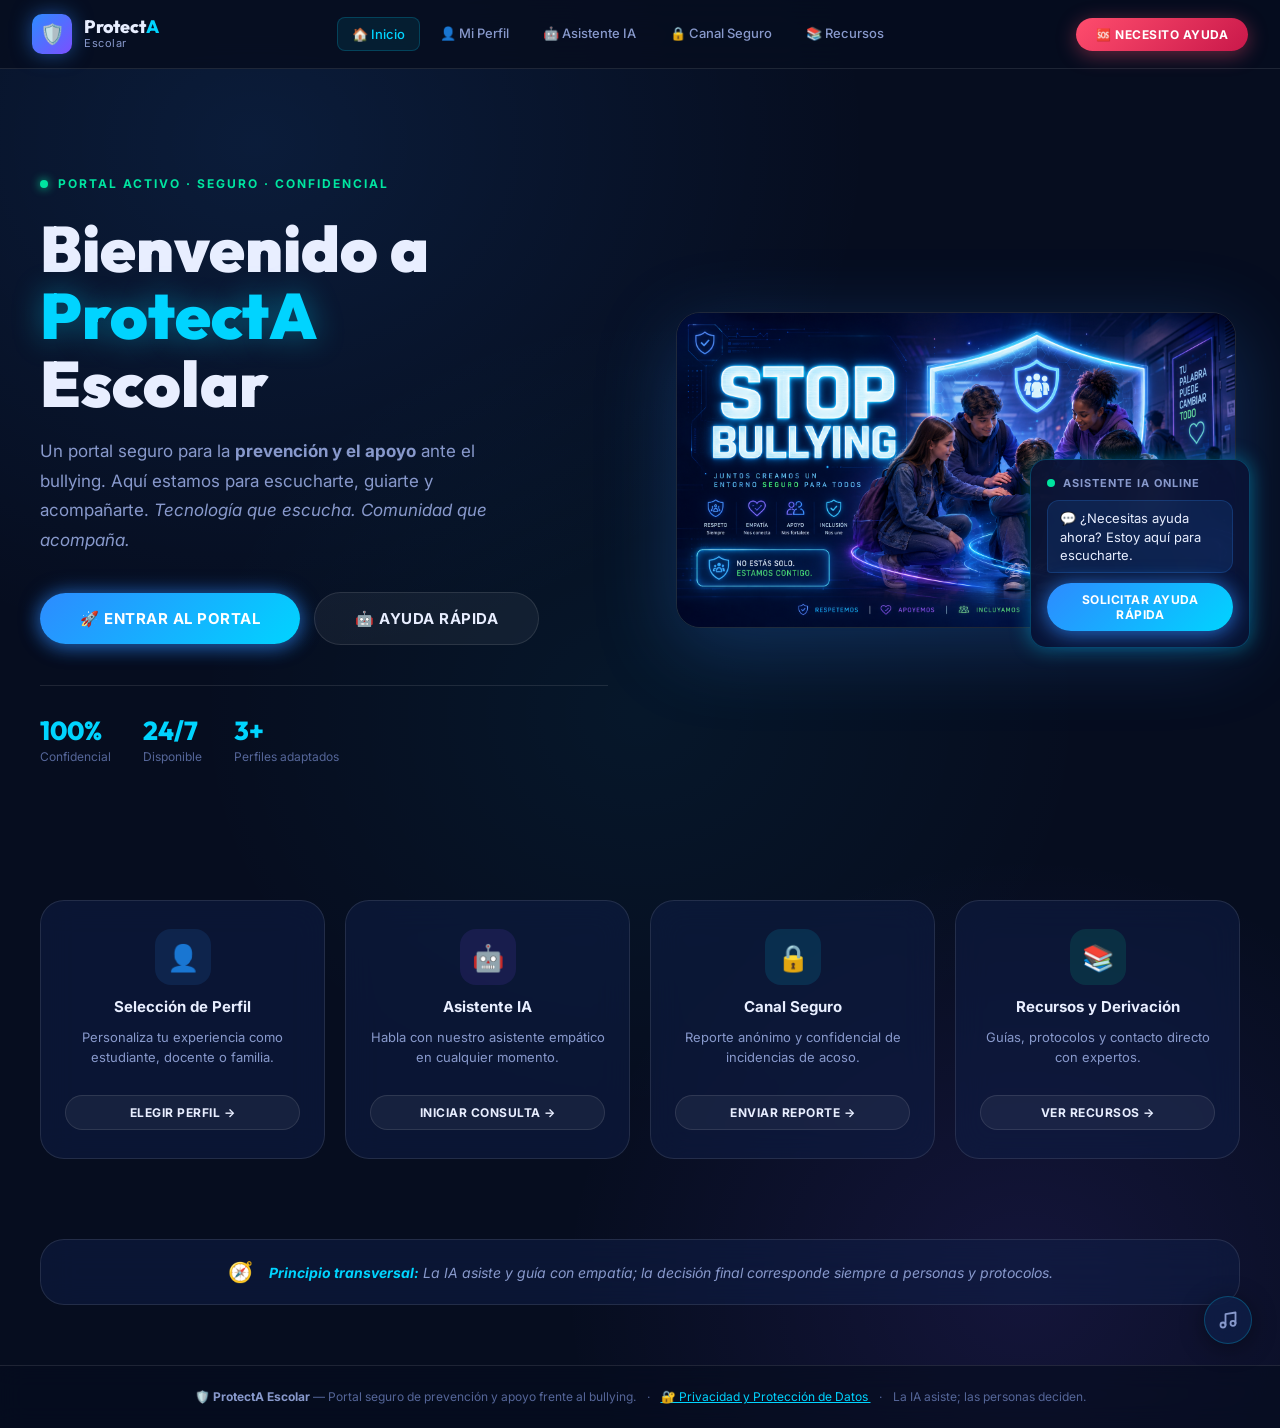
<file: index.html>
<!DOCTYPE html>
<html lang="es">

<head>
  <meta charset="UTF-8" />
  <meta name="viewport" content="width=device-width, initial-scale=1.0" />
  <title>ProtectA Escolar — Portal Inteligente Contra el Bullying</title>
  <meta name="description"
    content="ProtectA Escolar: portal seguro e inteligente para la prevención y apoyo ante situaciones de bullying escolar. Tecnología que escucha, comunidad que acompaña." />
  <link rel="stylesheet" href="css/styles.css" />
  <link rel="stylesheet" href="css/portada.css" />
</head>

<body>
  <!-- Particles -->
  <div class="particles" id="particles" aria-hidden="true"></div>

  <!-- Navigation -->
  <nav class="navbar" role="navigation" aria-label="Navegación principal">
    <div class="nav-brand" role="button" tabindex="0" aria-label="Ir a Portada">
      <div class="nav-logo" aria-hidden="true">🛡️</div>
      <div class="nav-brand-text">
        <div class="brand-name">Protect<span>A</span></div>
        <div class="brand-sub">Escolar</div>
      </div>
    </div>

    <ul class="nav-links" role="menubar">
      <li><button class="nav-link active" data-page="portada" role="menuitem">🏠 Inicio</button></li>
      <li><button class="nav-link" data-page="perfil" role="menuitem">👤 Mi Perfil</button></li>
      <li><button class="nav-link" data-page="asistente" role="menuitem">🤖 Asistente IA</button></li>
      <li><button class="nav-link" data-page="canal" role="menuitem">🔒 Canal Seguro</button></li>
      <li><button class="nav-link" data-page="recursos" role="menuitem">📚 Recursos</button></li>
    </ul>

    <div class="nav-sos">
      <span class="nav-badge" id="nav-profile-badge" style="display:none;"></span>
      <button class="btn btn-danger btn-sm" onclick="navigateTo('canal')" id="btn-sos-header"
        aria-label="Solicitar ayuda urgente">🆘 Necesito Ayuda</button>
    </div>

    <!-- Hamburger button (mobile) -->
    <button class="nav-hamburger" id="nav-hamburger" aria-label="Abrir menú de navegación" aria-expanded="false" aria-controls="nav-mobile-panel">
      <span></span><span></span><span></span>
    </button>
  </nav>

  <!-- Mobile Nav Panel -->
  <div class="nav-mobile-panel" id="nav-mobile-panel" role="navigation" aria-label="Menú móvil">
    <button class="nav-link active" data-page="portada">🏠 Inicio</button>
    <button class="nav-link" data-page="perfil">👤 Mi Perfil</button>
    <button class="nav-link" data-page="asistente">🤖 Asistente IA</button>
    <button class="nav-link" data-page="canal">🔒 Canal Seguro</button>
    <button class="nav-link" data-page="recursos">📚 Recursos</button>
    <div class="nav-mobile-sos">
      <button class="btn btn-danger btn-sm" onclick="navigateTo('canal'); closeMobileMenu()" aria-label="Solicitar ayuda urgente">🆘 Necesito Ayuda</button>
    </div>
  </div>

  <!-- Main Content -->
  <main class="page-wrapper">
    <!-- Hero Section -->
    <section class="hero" aria-labelledby="hero-heading">
      <div class="hero-content">
        <!-- Left: Text -->
        <div class="hero-text">
          <div class="hero-eyebrow">
            <div class="hero-eyebrow-dot" aria-hidden="true"></div>
            <span class="hero-tag">Portal Activo · Seguro · Confidencial</span>
          </div>

          <h1 class="hero-title" id="hero-heading">
            Bienvenido a<br />
            <em>ProtectA</em><br />
            Escolar
          </h1>

          <p class="hero-description">
            Un portal seguro para la <strong>prevención y el apoyo</strong> ante el bullying.
            Aquí estamos para escucharte, guiarte y acompañarte.
            <em>Tecnología que escucha. Comunidad que acompaña.</em>
          </p>

          <div class="hero-actions">
            <button class="btn btn-primary btn-lg" id="btn-entrar" onclick="navigateTo('perfil')"
              aria-label="Entrar al portal seleccionando perfil">
              🚀 Entrar al Portal
            </button>
            <button class="btn btn-ghost btn-lg" id="btn-ayuda-rapida" onclick="navigateTo('asistente')"
              aria-label="Solicitar ayuda rápida con el asistente IA">
              🤖 Ayuda Rápida
            </button>
          </div>

          <div class="hero-stats" aria-label="Estadísticas de la plataforma">
            <div class="stat-item">
              <div class="stat-number">100%</div>
              <div class="stat-label">Confidencial</div>
            </div>
            <div class="stat-item">
              <div class="stat-number">24/7</div>
              <div class="stat-label">Disponible</div>
            </div>
            <div class="stat-item">
              <div class="stat-number">3+</div>
              <div class="stat-label">Perfiles adaptados</div>
            </div>
          </div>
        </div>

        <!-- Right: Visual -->
        <div class="hero-visual">
          <img src="IMAGENES PROYECTO/stop_bullying.png"
            alt="Stop Bullying — Juntos creamos un entorno seguro para todos" class="hero-banner-img" id="hero-banner"
            onerror="this.style.display='none'" />
          <!-- Quick Help Float Card -->
          <div class="hero-quick-help glass-card" id="quick-help-card" role="complementary" aria-label="Ayuda rápida">
            <div class="qh-header">
              <div class="qh-dot" aria-hidden="true"></div>
              <span class="qh-title">Asistente IA Online</span>
            </div>
            <div class="qh-bubble" role="status">
              💬 ¿Necesitas ayuda ahora? Estoy aquí para escucharte.
            </div>
            <button class="btn btn-primary btn-sm w-full" id="btn-solicitar-ayuda" onclick="navigateTo('asistente')"
              aria-label="Solicitar ayuda rápida con asistente IA">
              Solicitar Ayuda Rápida
            </button>
          </div>
        </div>
      </div>
    </section>

    <!-- Feature Strip -->
    <section class="feature-strip" aria-labelledby="features-heading">
      <h2 class="sr-only" id="features-heading">Características principales</h2>
      <div class="strip-grid">

        <article class="glass-card strip-card animate-on-scroll" id="card-perfil" role="button" tabindex="0"
          onclick="navigateTo('perfil')" aria-label="Ir a selección de perfil">
          <div class="strip-icon strip-icon-blue" aria-hidden="true">👤</div>
          <div class="strip-title">Selección de Perfil</div>
          <div class="strip-desc">Personaliza tu experiencia como estudiante, docente o familia.</div>
          <button class="btn btn-ghost btn-sm mt-4" tabindex="-1">Elegir Perfil →</button>
        </article>

        <article class="glass-card strip-card animate-on-scroll" id="card-asistente" role="button" tabindex="0"
          onclick="navigateTo('asistente')" aria-label="Ir al asistente IA conversacional">
          <div class="strip-icon strip-icon-purple" aria-hidden="true">🤖</div>
          <div class="strip-title">Asistente IA</div>
          <div class="strip-desc">Habla con nuestro asistente empático en cualquier momento.</div>
          <button class="btn btn-ghost btn-sm mt-4" tabindex="-1">Iniciar Consulta →</button>
        </article>

        <article class="glass-card strip-card animate-on-scroll" id="card-canal" role="button" tabindex="0"
          onclick="navigateTo('canal')" aria-label="Ir al canal seguro de reporte">
          <div class="strip-icon strip-icon-cyan" aria-hidden="true">🔒</div>
          <div class="strip-title">Canal Seguro</div>
          <div class="strip-desc">Reporte anónimo y confidencial de incidencias de acoso.</div>
          <button class="btn btn-ghost btn-sm mt-4" tabindex="-1">Enviar Reporte →</button>
        </article>

        <article class="glass-card strip-card animate-on-scroll" id="card-recursos" role="button" tabindex="0"
          onclick="navigateTo('recursos')" aria-label="Ir a recursos y derivación">
          <div class="strip-icon strip-icon-green" aria-hidden="true">📚</div>
          <div class="strip-title">Recursos y Derivación</div>
          <div class="strip-desc">Guías, protocolos y contacto directo con expertos.</div>
          <button class="btn btn-ghost btn-sm mt-4" tabindex="-1">Ver Recursos →</button>
        </article>

      </div>
    </section>

    <!-- Principle Bar -->
    <div style="padding: 0 24px 60px; position:relative; z-index:1;">
      <div style="max-width:1200px; margin:0 auto;">
        <div class="glass-card"
          style="padding:20px 32px; display:flex; align-items:center; gap:16px; justify-content:center; flex-wrap:wrap; text-align:center;">
          <span style="font-size:20px;" aria-hidden="true">🧭</span>
          <p style="font-size:14px; color:var(--text-secondary); font-style:italic;">
            <strong style="color:var(--accent-cyan);">Principio transversal:</strong>
            La IA asiste y guía con empatía; la decisión final corresponde siempre a personas y protocolos.
          </p>
        </div>
      </div>
    </div>
  </main>

  <!-- Screen-reader only class -->
  <style>
    .sr-only {
      position: absolute;
      width: 1px;
      height: 1px;
      padding: 0;
      margin: -1px;
      overflow: hidden;
      clip: rect(0, 0, 0, 0);
      border: 0;
    }
  </style>

  <!-- Site Footer -->
  <footer role="contentinfo" style="
    position: relative; z-index: 1;
    padding: 20px 24px;
    text-align: center;
    border-top: 1px solid var(--glass-border);
    background: rgba(6,13,31,0.6);
    backdrop-filter: blur(12px);
  ">
    <p style="font-size: 12px; color: var(--text-muted); line-height: 1.8;">
      🛡️ <strong style="color: var(--text-secondary);">ProtectA Escolar</strong> —
      Portal seguro de prevención y apoyo frente al bullying.
      <span style="margin: 0 8px;">·</span>
      <a href="privacidad.html" style="color: var(--accent-cyan); text-decoration: underline;"
        aria-label="Ver política de privacidad y protección de datos">
        🔐 Privacidad y Protección de Datos
      </a>
      <span style="margin: 0 8px;">·</span>
      <span>La IA asiste; las personas deciden.</span>
    </p>
  </footer>

  <script src="js/main.js"></script>
  <script src="js/music.js"></script>
  <script>
    // ── Mobile hamburger menu ─────────────────────────────────────
    (function() {
      const btn   = document.getElementById('nav-hamburger');
      const panel = document.getElementById('nav-mobile-panel');
      function closeMobileMenu() {
        btn.classList.remove('open');
        panel.classList.remove('open');
        btn.setAttribute('aria-expanded', 'false');
      }
      window.closeMobileMenu = closeMobileMenu;
      btn.addEventListener('click', () => {
        const isOpen = panel.classList.toggle('open');
        btn.classList.toggle('open', isOpen);
        btn.setAttribute('aria-expanded', isOpen);
      });
      panel.querySelectorAll('.nav-link').forEach(link => {
        link.addEventListener('click', () => {
          const page = link.getAttribute('data-page');
          if (page) { closeMobileMenu(); navigateTo(page); }
        });
      });
      document.addEventListener('click', (e) => {
        if (!btn.contains(e.target) && !panel.contains(e.target)) closeMobileMenu();
      });
    })();
  </script>
</body>
</html>
</file>
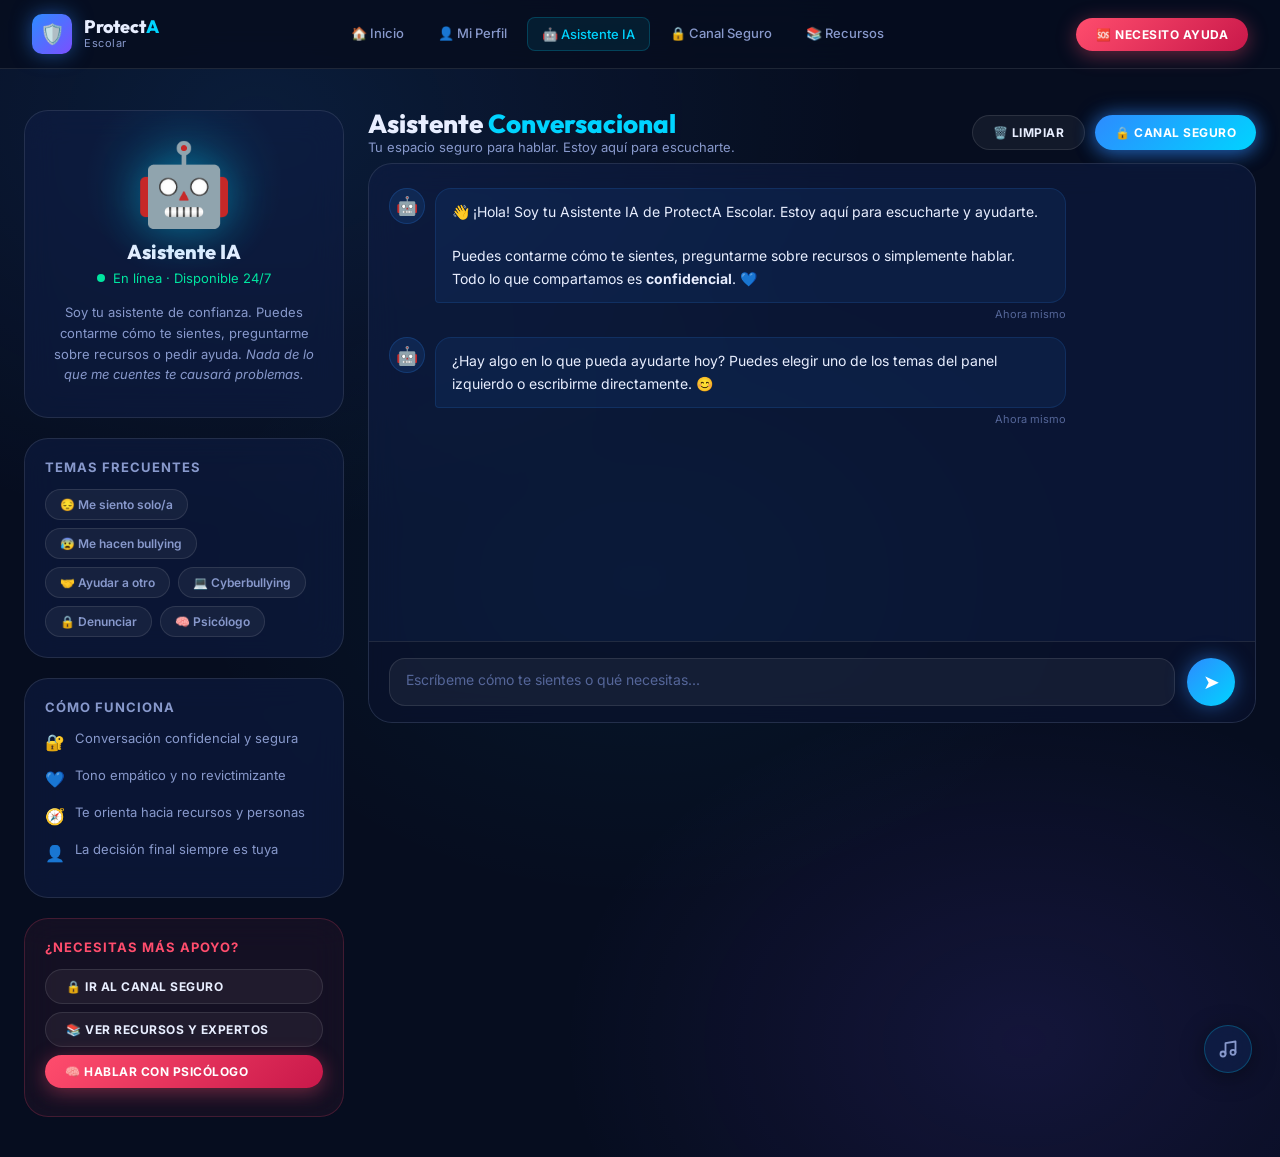
<file: asistente.html>
<!DOCTYPE html>
<html lang="es">

<head>
  <meta charset="UTF-8" />
  <meta name="viewport" content="width=device-width, initial-scale=1.0" />
  <title>ProtectA Escolar — Asistente IA Conversacional</title>
  <meta name="description"
    content="Habla con el Asistente IA de ProtectA Escolar. Tono empático y no revictimizante, disponible 24/7 para escucharte y orientarte." />
  <link rel="stylesheet" href="css/styles.css" />
  <style>
    /* ── Asistente Page ───────────────────────────────────────── */
    .assistant-page {
      min-height: 100vh;
      padding: 90px 24px 40px;
      display: grid;
      grid-template-columns: 320px 1fr;
      grid-template-rows: auto 1fr;
      gap: 24px;
      max-width: 1280px;
      margin: 0 auto;
      align-items: start;
    }

    .assistant-sidebar {
      grid-row: 1 / 3;
      display: flex;
      flex-direction: column;
      gap: 20px;
      padding-top: 20px;
    }

    .sidebar-robot-card {
      padding: 32px 24px;
      text-align: center;
      position: relative;
      overflow: hidden;
    }

    .sidebar-robot-card::before {
      content: '';
      position: absolute;
      top: -30px;
      left: 50%;
      transform: translateX(-50%);
      width: 200px;
      height: 200px;
      background: radial-gradient(circle, rgba(0, 212, 255, 0.12), transparent 70%);
      pointer-events: none;
    }

    .robot-emoji {
      font-size: 80px;
      display: block;
      animation: float 4s ease-in-out infinite;
      filter: drop-shadow(0 0 20px rgba(0, 212, 255, 0.4));
      line-height: 1;
      margin-bottom: 16px;
    }

    .robot-name {
      font-family: var(--font-display);
      font-size: 20px;
      font-weight: 800;
      color: var(--text-primary);
      margin-bottom: 6px;
    }

    .robot-status {
      display: flex;
      align-items: center;
      justify-content: center;
      gap: 8px;
      font-size: 13px;
      color: var(--accent-green);
      margin-bottom: 16px;
    }

    .robot-status-dot {
      width: 8px;
      height: 8px;
      border-radius: 50%;
      background: var(--accent-green);
      animation: pulse-badge 2s ease-in-out infinite;
    }

    .robot-desc {
      font-size: 13px;
      color: var(--text-secondary);
      line-height: 1.6;
    }

    .sidebar-info-card {
      padding: 20px;
    }

    .info-card-title {
      font-size: 13px;
      font-weight: 700;
      color: var(--text-secondary);
      text-transform: uppercase;
      letter-spacing: 1px;
      margin-bottom: 14px;
    }

    .info-item {
      display: flex;
      align-items: flex-start;
      gap: 10px;
      margin-bottom: 12px;
      font-size: 13px;
      color: var(--text-secondary);
      line-height: 1.5;
    }

    .info-item-icon {
      font-size: 16px;
      flex-shrink: 0;
      margin-top: 1px;
    }

    .quick-topics {
      display: flex;
      flex-wrap: wrap;
      gap: 8px;
    }

    .topic-btn {
      padding: 7px 14px;
      border-radius: 20px;
      font-size: 12px;
      font-weight: 600;
      cursor: pointer;
      border: 1px solid var(--glass-border);
      background: var(--glass-bg);
      color: var(--text-secondary);
      transition: var(--transition);
      font-family: var(--font-main);
    }

    .topic-btn:hover {
      background: rgba(45, 139, 255, 0.12);
      border-color: var(--accent-blue);
      color: var(--accent-cyan);
      transform: scale(1.03);
    }

    /* ── Chat Area ───────────────────────────────────────────────── */
    .chat-header {
      padding-top: 20px;
    }

    .chat-header-inner {
      display: flex;
      align-items: center;
      justify-content: space-between;
      flex-wrap: wrap;
      gap: 12px;
      margin-bottom: 8px;
    }

    .chat-window {
      height: calc(100vh - 340px);
      min-height: 400px;
      display: flex;
      flex-direction: column;
      border-radius: var(--radius-lg);
      overflow: hidden;
      background: var(--bg-card);
      backdrop-filter: blur(16px);
      border: 1px solid var(--glass-border);
    }

    .chat-messages {
      flex: 1;
      overflow-y: auto;
      padding: 24px 20px;
      display: flex;
      flex-direction: column;
      gap: 16px;
      scrollbar-width: thin;
      scrollbar-color: var(--text-muted) transparent;
    }

    .chat-messages::-webkit-scrollbar {
      width: 4px;
    }

    .chat-messages::-webkit-scrollbar-thumb {
      background: var(--text-muted);
      border-radius: 4px;
    }

    .msg {
      display: flex;
      gap: 10px;
      max-width: 80%;
      animation: fade-in-up 0.35s ease forwards;
    }

    .msg.user-msg {
      align-self: flex-end;
      flex-direction: row-reverse;
    }

    .msg-avatar {
      width: 36px;
      height: 36px;
      border-radius: 50%;
      display: flex;
      align-items: center;
      justify-content: center;
      font-size: 18px;
      flex-shrink: 0;
      background: rgba(45, 139, 255, 0.12);
      border: 1px solid rgba(45, 139, 255, 0.2);
    }

    .msg.user-msg .msg-avatar {
      background: rgba(123, 79, 255, 0.12);
      border-color: rgba(123, 79, 255, 0.2);
    }

    .msg-bubble {
      padding: 12px 16px;
      border-radius: 16px 16px 16px 4px;
      font-size: 14px;
      line-height: 1.6;
      color: var(--text-primary);
      background: rgba(45, 139, 255, 0.08);
      border: 1px solid rgba(45, 139, 255, 0.15);
    }

    .msg.user-msg .msg-bubble {
      border-radius: 16px 16px 4px 16px;
      background: rgba(123, 79, 255, 0.12);
      border-color: rgba(123, 79, 255, 0.2);
    }

    .msg-time {
      font-size: 11px;
      color: var(--text-muted);
      margin-top: 4px;
      text-align: right;
    }

    .msg.user-msg .msg-time {
      text-align: left;
    }

    /* Typing indicator */
    .typing-indicator {
      display: flex;
      gap: 10px;
      align-items: center;
      opacity: 0;
      transition: opacity 0.3s ease;
    }

    .typing-indicator.visible {
      opacity: 1;
    }

    .typing-dots {
      display: flex;
      gap: 4px;
      padding: 12px 16px;
      background: rgba(45, 139, 255, 0.08);
      border: 1px solid rgba(45, 139, 255, 0.15);
      border-radius: 16px 16px 16px 4px;
    }

    .typing-dot {
      width: 8px;
      height: 8px;
      border-radius: 50%;
      background: var(--accent-cyan);
      animation: typing-bounce 1.2s ease-in-out infinite;
    }

    .typing-dot:nth-child(2) {
      animation-delay: 0.2s;
    }

    .typing-dot:nth-child(3) {
      animation-delay: 0.4s;
    }

    @keyframes typing-bounce {

      0%,
      60%,
      100% {
        transform: translateY(0);
      }

      30% {
        transform: translateY(-8px);
      }
    }

    /* Chat input bar */
    .chat-input-bar {
      padding: 16px 20px;
      border-top: 1px solid var(--glass-border);
      display: flex;
      gap: 12px;
      align-items: flex-end;
      background: rgba(6, 13, 31, 0.5);
    }

    .chat-textarea {
      flex: 1;
      background: var(--glass-bg);
      border: 1px solid var(--glass-border);
      border-radius: var(--radius-md);
      padding: 12px 16px;
      font-family: var(--font-main);
      font-size: 14px;
      color: var(--text-primary);
      resize: none;
      outline: none;
      min-height: 48px;
      max-height: 120px;
      overflow-y: auto;
      transition: var(--transition);
    }

    .chat-textarea::placeholder {
      color: var(--text-muted);
    }

    .chat-textarea:focus {
      border-color: var(--accent-blue);
      background: rgba(45, 139, 255, 0.06);
      box-shadow: 0 0 0 3px rgba(45, 139, 255, 0.1);
    }

    .chat-send-btn {
      width: 48px;
      height: 48px;
      border-radius: 50%;
      background: linear-gradient(135deg, var(--accent-blue), var(--accent-cyan));
      border: none;
      color: white;
      font-size: 20px;
      cursor: pointer;
      display: flex;
      align-items: center;
      justify-content: center;
      transition: var(--transition);
      box-shadow: var(--glow-blue);
      flex-shrink: 0;
    }

    .chat-send-btn:hover {
      transform: scale(1.1);
      box-shadow: var(--glow-cyan);
    }

    .chat-send-btn:active {
      transform: scale(0.95);
    }

    /* Derivation strip at bottom of sidebar */
    .derivation-strip {
      padding: 20px;
      background: rgba(255, 77, 109, 0.06);
      border-color: rgba(255, 77, 109, 0.2);
    }

    .derivation-strip .info-card-title {
      color: var(--accent-red);
    }

    .derivation-btn {
      width: 100%;
      margin-bottom: 8px;
      text-align: left;
      justify-content: flex-start;
      gap: 10px;
    }

    @media (max-width: 900px) {
      .assistant-page {
        grid-template-columns: 1fr;
        grid-template-rows: auto auto 1fr;
      }

      .assistant-sidebar {
        grid-row: auto;
        grid-template-columns: 1fr 1fr;
        display: grid;
      }

      .chat-window {
        height: 60vh;
      }
    }

    @media (max-width: 600px) {
      .assistant-page {
        padding: 90px 12px 20px;
        gap: 16px;
      }

      .assistant-sidebar {
        grid-template-columns: 1fr;
      }
    }

    /* ── Psicólogo Connection Modal ───────────────────────────── */
    .psi-modal-overlay {
      display: none;
      position: fixed;
      inset: 0;
      background: rgba(5, 8, 22, 0.82);
      backdrop-filter: blur(14px);
      -webkit-backdrop-filter: blur(14px);
      z-index: 9999;
      align-items: center;
      justify-content: center;
      padding: 24px;
    }
    .psi-modal-overlay.open {
      display: flex;
      animation: psi-bg-in 0.3s ease forwards;
    }
    @keyframes psi-bg-in {
      from { opacity: 0; } to { opacity: 1; }
    }

    .psi-modal-box {
      background: var(--bg-card);
      backdrop-filter: blur(24px);
      -webkit-backdrop-filter: blur(24px);
      border: 2px solid rgba(45,139,255,0.35);
      border-radius: var(--radius-xl);
      padding: 44px 40px 36px;
      max-width: 460px;
      width: 100%;
      text-align: center;
      position: relative;
      box-shadow: 0 0 80px rgba(45,139,255,0.2), 0 24px 80px rgba(0,0,0,0.65);
      animation: psi-pop-in 0.4s cubic-bezier(0.34, 1.56, 0.64, 1) forwards;
    }
    @keyframes psi-pop-in {
      from { opacity: 0; transform: scale(0.82) translateY(28px); }
      to   { opacity: 1; transform: scale(1) translateY(0); }
    }

    .psi-modal-close {
      position: absolute;
      top: 14px;
      right: 14px;
      width: 30px;
      height: 30px;
      border-radius: 50%;
      border: 1px solid var(--glass-border);
      background: var(--glass-bg);
      color: var(--text-secondary);
      font-size: 15px;
      cursor: pointer;
      display: flex;
      align-items: center;
      justify-content: center;
      transition: var(--transition);
    }
    .psi-modal-close:hover {
      background: rgba(255,77,109,0.15);
      border-color: rgba(255,77,109,0.4);
      color: var(--accent-red);
    }

    /* Pulsing brain avatar */
    .psi-avatar-ring {
      width: 90px;
      height: 90px;
      border-radius: 50%;
      background: rgba(45,139,255,0.1);
      border: 2px solid rgba(45,139,255,0.35);
      display: flex;
      align-items: center;
      justify-content: center;
      font-size: 44px;
      margin: 0 auto 20px;
      position: relative;
      animation: psi-ring-pulse 2s ease-in-out infinite;
    }
    @keyframes psi-ring-pulse {
      0%,100% { box-shadow: 0 0 0 0 rgba(45,139,255,0.35); }
      50%      { box-shadow: 0 0 0 16px rgba(45,139,255,0); }
    }

    .psi-modal-title {
      font-family: var(--font-display);
      font-size: 22px;
      font-weight: 800;
      color: var(--text-primary);
      margin-bottom: 8px;
    }
    .psi-modal-sub {
      font-size: 13px;
      color: var(--text-secondary);
      margin-bottom: 28px;
      line-height: 1.6;
    }

    /* Progress bar */
    .psi-progress-wrap {
      height: 6px;
      background: var(--glass-border);
      border-radius: 6px;
      overflow: hidden;
      margin-bottom: 20px;
    }
    .psi-progress-fill {
      height: 100%;
      width: 0%;
      background: linear-gradient(90deg, var(--accent-blue), var(--accent-cyan));
      border-radius: 6px;
      transition: width 0.6s ease;
      box-shadow: 0 0 10px rgba(0,212,255,0.5);
    }

    /* Steps list */
    .psi-steps {
      display: flex;
      flex-direction: column;
      gap: 10px;
      margin-bottom: 28px;
      text-align: left;
    }
    .psi-step {
      display: flex;
      align-items: center;
      gap: 12px;
      font-size: 13px;
      color: var(--text-muted);
      transition: color 0.4s ease;
    }
    .psi-step.active  { color: var(--text-primary); }
    .psi-step.done    { color: var(--accent-green); }
    .psi-step-icon {
      width: 28px;
      height: 28px;
      border-radius: 50%;
      border: 1px solid var(--glass-border);
      background: var(--glass-bg);
      display: flex;
      align-items: center;
      justify-content: center;
      font-size: 13px;
      flex-shrink: 0;
      transition: all 0.4s ease;
    }
    .psi-step.active .psi-step-icon {
      border-color: var(--accent-blue);
      background: rgba(45,139,255,0.12);
      animation: psi-step-spin 1s linear infinite;
    }
    .psi-step.done .psi-step-icon {
      border-color: var(--accent-green);
      background: rgba(0,229,160,0.12);
      animation: none;
    }
    @keyframes psi-step-spin {
      0%   { box-shadow: 0 0 0 0 rgba(45,139,255,0.4); }
      50%  { box-shadow: 0 0 0 6px rgba(45,139,255,0); }
      100% { box-shadow: 0 0 0 0 rgba(45,139,255,0); }
    }

    /* Connected state */
    .psi-connected {
      display: none;
      flex-direction: column;
      align-items: center;
      gap: 10px;
      padding: 20px;
      background: rgba(0,229,160,0.08);
      border: 1px solid rgba(0,229,160,0.25);
      border-radius: var(--radius-md);
      margin-bottom: 20px;
      animation: fade-in-up 0.5s ease;
    }
    .psi-connected.show { display: flex; }
    .psi-connected-title {
      font-family: var(--font-display);
      font-size: 16px;
      font-weight: 800;
      color: var(--accent-green);
    }
    .psi-connected-sub {
      font-size: 13px;
      color: var(--text-secondary);
      text-align: center;
      line-height: 1.6;
    }
  </style>
</head>

<body>
  <div class="particles" id="particles" aria-hidden="true"></div>

  <nav class="navbar" role="navigation" aria-label="Navegación principal">
    <div class="nav-brand" role="button" tabindex="0">
      <div class="nav-logo" aria-hidden="true">🛡️</div>
      <div class="nav-brand-text">
        <div class="brand-name">Protect<span>A</span></div>
        <div class="brand-sub">Escolar</div>
      </div>
    </div>
    <ul class="nav-links" role="menubar">
      <li><button class="nav-link" data-page="portada" role="menuitem">🏠 Inicio</button></li>
      <li><button class="nav-link" data-page="perfil" role="menuitem">👤 Mi Perfil</button></li>
      <li><button class="nav-link active" data-page="asistente" role="menuitem">🤖 Asistente IA</button></li>
      <li><button class="nav-link" data-page="canal" role="menuitem">🔒 Canal Seguro</button></li>
      <li><button class="nav-link" data-page="recursos" role="menuitem">📚 Recursos</button></li>
    </ul>
    <div class="nav-sos">
      <span class="nav-badge" id="nav-profile-badge" style="display:none;"></span>
      <button class="btn btn-danger btn-sm" onclick="navigateTo('canal')" id="btn-sos-asistente">🆘 Necesito Ayuda</button>
    </div>
    <!-- Hamburger button (mobile) -->
    <button class="nav-hamburger" id="nav-hamburger" aria-label="Abrir menú de navegación" aria-expanded="false" aria-controls="nav-mobile-panel">
      <span></span><span></span><span></span>
    </button>
  </nav>

  <!-- Mobile Nav Panel -->
  <div class="nav-mobile-panel" id="nav-mobile-panel" role="navigation" aria-label="Menú móvil">
    <button class="nav-link" data-page="portada">🏠 Inicio</button>
    <button class="nav-link" data-page="perfil">👤 Mi Perfil</button>
    <button class="nav-link active" data-page="asistente">🤖 Asistente IA</button>
    <button class="nav-link" data-page="canal">🔒 Canal Seguro</button>
    <button class="nav-link" data-page="recursos">📚 Recursos</button>
    <div class="nav-mobile-sos">
      <button class="btn btn-danger btn-sm" onclick="navigateTo('canal'); closeMobileMenu()" aria-label="Solicitar ayuda urgente">🆘 Necesito Ayuda</button>
    </div>
  </div>

  <main class="assistant-page page-wrapper" role="main">
    <!-- Sidebar -->
    <aside class="assistant-sidebar" aria-label="Panel del Asistente IA">

      <div class="glass-card sidebar-robot-card">
        <span class="robot-emoji" role="img" aria-label="Robot asistente IA">🤖</span>
        <div class="robot-name">Asistente IA</div>
        <div class="robot-status">
          <div class="robot-status-dot" aria-hidden="true"></div>
          En línea · Disponible 24/7
        </div>
        <p class="robot-desc">
          Soy tu asistente de confianza. Puedes contarme cómo te sientes, preguntarme sobre recursos o pedir ayuda.
          <em>Nada de lo que me cuentes te causará problemas.</em>
        </p>
      </div>

      <div class="glass-card sidebar-info-card">
        <div class="info-card-title">Temas frecuentes</div>
        <div class="quick-topics" role="group" aria-label="Temas rápidos para iniciar conversación">
          <button class="topic-btn" onclick="sendQuickMessage('Me siento solo/a y triste')"
            aria-label="Tema: Me siento solo">😔 Me siento solo/a</button>
          <button class="topic-btn" onclick="sendQuickMessage('Alguien me está haciendo bullying')"
            aria-label="Tema: Bullying">😰 Me hacen bullying</button>
          <button class="topic-btn" onclick="sendQuickMessage('No sé cómo ayudar a un compañero')"
            aria-label="Tema: Ayudar a un compañero">🤝 Ayudar a otro</button>
          <button class="topic-btn" onclick="sendQuickMessage('Quiero saber más sobre el cyberbullying')"
            aria-label="Tema: Cyberbullying">💻 Cyberbullying</button>
          <button class="topic-btn" onclick="sendQuickMessage('¿Cómo puedo denunciar algo de forma anónima?')"
            aria-label="Tema: Denunciar anónimamente">🔒 Denunciar</button>
          <button class="topic-btn" onclick="sendQuickMessage('Quiero hablar con un psicólogo')"
            aria-label="Tema: Psicólogo">🧠 Psicólogo</button>
        </div>
      </div>

      <div class="glass-card sidebar-info-card">
        <div class="info-card-title">Cómo funciona</div>
        <div class="info-item"><span class="info-item-icon">🔐</span>Conversación confidencial y segura</div>
        <div class="info-item"><span class="info-item-icon">💙</span>Tono empático y no revictimizante</div>
        <div class="info-item"><span class="info-item-icon">🧭</span>Te orienta hacia recursos y personas</div>
        <div class="info-item"><span class="info-item-icon">👤</span>La decisión final siempre es tuya</div>
      </div>

      <div class="glass-card derivation-strip">
        <div class="info-card-title">¿Necesitas más apoyo?</div>
        <button class="btn btn-ghost btn-sm derivation-btn" onclick="navigateTo('canal')"
          id="btn-canal-desde-asistente">🔒 Ir al Canal Seguro</button>
        <button class="btn btn-ghost btn-sm derivation-btn" onclick="navigateTo('recursos')"
          id="btn-recursos-desde-asistente">📚 Ver Recursos y Expertos</button>
        <button class="btn btn-danger btn-sm derivation-btn"
          onclick="openPsiModal()" id="btn-psicologo">🧠 Hablar con
          Psicólogo</button>
      </div>

    </aside>

    <!-- Chat Column -->
    <div>
      <div class="chat-header">
        <div class="chat-header-inner">
          <div>
            <h1 class="section-title" style="font-size:26px;">Asistente <span>Conversacional</span></h1>
            <p style="font-size:13px; color:var(--text-secondary);">Tu espacio seguro para hablar. Estoy aquí para
              escucharte.</p>
          </div>
          <div style="display:flex; gap:10px;">
            <button class="btn btn-ghost btn-sm" onclick="clearChat()" id="btn-limpiar-chat"
              aria-label="Limpiar conversación">🗑️ Limpiar</button>
            <button class="btn btn-primary btn-sm" onclick="navigateTo('canal')" id="btn-canal-header"
              aria-label="Ir al canal seguro">🔒 Canal Seguro</button>
          </div>
        </div>
      </div>

      <div class="chat-window" role="log" aria-label="Ventana de conversación" aria-live="polite">
        <div class="chat-messages" id="chat-messages">
          <!-- Initial messages -->
          <div class="msg bot-msg">
            <div class="msg-avatar" aria-hidden="true">🤖</div>
            <div>
              <div class="msg-bubble">
                👋 ¡Hola! Soy tu Asistente IA de ProtectA Escolar. Estoy aquí para escucharte y ayudarte.<br /><br />
                Puedes contarme cómo te sientes, preguntarme sobre recursos o simplemente hablar. Todo lo que
                compartamos es <strong>confidencial</strong>. 💙
              </div>
              <div class="msg-time">Ahora mismo</div>
            </div>
          </div>
          <div class="msg bot-msg">
            <div class="msg-avatar" aria-hidden="true">🤖</div>
            <div>
              <div class="msg-bubble">
                ¿Hay algo en lo que pueda ayudarte hoy? Puedes elegir uno de los temas del panel izquierdo o escribirme
                directamente. 😊
              </div>
              <div class="msg-time">Ahora mismo</div>
            </div>
          </div>
          <!-- Typing indicator -->
          <div class="typing-indicator" id="typing-indicator">
            <div class="msg-avatar" aria-hidden="true">🤖</div>
            <div class="typing-dots" aria-label="El asistente está escribiendo">
              <div class="typing-dot"></div>
              <div class="typing-dot"></div>
              <div class="typing-dot"></div>
            </div>
          </div>
        </div>

        <div class="chat-input-bar">
          <textarea class="chat-textarea" id="chat-input" placeholder="Escríbeme cómo te sientes o qué necesitas..."
            rows="1" aria-label="Campo de mensaje al asistente IA" onkeydown="handleChatKey(event)"></textarea>
          <button class="chat-send-btn" id="btn-enviar-mensaje" onclick="sendMessage()"
            aria-label="Enviar mensaje">➤</button>
        </div>
      </div>
    </div>
  </main>

  <!-- ── Psicólogo Connection Modal ───────────────────────────── -->
  <div class="psi-modal-overlay" id="psiModal" role="dialog" aria-modal="true"
      aria-labelledby="psiModalTitle" onclick="handlePsiOverlay(event)">
    <div class="psi-modal-box" id="psiModalBox">
      <button class="psi-modal-close" id="btn-cerrar-psi" onclick="closePsiModal()" aria-label="Cerrar">✕</button>

      <div class="psi-avatar-ring" aria-hidden="true">🧠</div>

      <div class="psi-modal-title" id="psiModalTitle">Conectando con Psicólogo/a</div>
      <p class="psi-modal-sub">Estamos preparando tu conexión segura y confidencial con el psicólogo/a escolar.</p>

      <!-- Progress bar -->
      <div class="psi-progress-wrap">
        <div class="psi-progress-fill" id="psi-progress"></div>
      </div>

      <!-- Steps -->
      <div class="psi-steps" id="psi-steps">
        <div class="psi-step" id="psi-step-1">
          <div class="psi-step-icon">🔐</div>
          <span>Estableciendo canal seguro y cifrado</span>
        </div>
        <div class="psi-step" id="psi-step-2">
          <div class="psi-step-icon">📋</div>
          <span>Verificando disponibilidad del psicólogo/a</span>
        </div>
        <div class="psi-step" id="psi-step-3">
          <div class="psi-step-icon">🤝</div>
          <span>Preparando sesión confidencial</span>
        </div>
        <div class="psi-step" id="psi-step-4">
          <div class="psi-step-icon">✅</div>
          <span>Conexión lista</span>
        </div>
      </div>

      <!-- Connected state -->
      <div class="psi-connected" id="psi-connected">
        <span style="font-size:36px;">🟢</span>
        <div class="psi-connected-title">¡Psicólogo/a disponible!</div>
        <p class="psi-connected-sub">Tu sesión está lista. El psicólogo/a escolar te atenderá ahora.<br/>
          <strong style="color:var(--accent-cyan);">Lun–Vie · 10:00–14:00h · Despacho de Orientación</strong>
        </p>
      </div>

      <button class="btn btn-primary w-full" id="btn-psi-ir-cal"
        onclick="closePsiModal(); window.location.href='calendario.html';"
        style="display:none;" aria-label="Ir al calendario para reservar cita">
        📅 Reservar cita ahora
      </button>
      <button class="btn btn-ghost w-full" id="btn-psi-cerrar-final"
        onclick="closePsiModal()"
        style="display:none; margin-top:10px;" aria-label="Cerrar y volver">
        Volver al asistente
      </button>
    </div>
  </div>

  <script src="js/main.js"></script>
  <script src="js/music.js"></script>
  <script>
    // ── AI Responses (simulated empathetic responses) ─────────────
    const AI_RESPONSES = {
      solo: 'Entiendo que no es fácil sentirse solo/a. Lo que sientes es completamente válido. ¿Puedes contarme un poco más sobre lo que está pasando? Estoy aquí para escucharte sin juzgarte. 💙',
      bullying: 'Gracias por contármelo. Es muy valiente hablar de esto. Lo que te está pasando no está bien y mereces sentirte seguro/a. ¿Quieres que te ayude a encontrar cómo hablarlo con alguien de confianza en el centro, o prefieres hacer un reporte anónimo?',
      compañero: '¡Qué bonito que te preocupes por tu compañero/a! Eso dice mucho de ti. Si crees que alguien está siendo acosado, lo más importante es que no esté solo/a. ¿Quieres que te dé algunos consejos sobre cómo acercarte con empatía?',
      cyber: 'El ciberbullying es igual de dañino que el acoso presencial, aunque ocurra en pantallas. Puede incluir mensajes hirientes, exclusión en grupos o difusión de fotos sin permiso. ¿Te ha pasado algo así o estás buscando información para ayudar a alguien?',
      denunciar: 'Nuestro Canal Seguro te permite enviar un reporte de forma 100% anónima si así lo prefieres. Nadie sabrá que fuiste tú. ¿Te gustaría ir ahora al Canal Seguro? También podemos preparar el mensaje juntos aquí si lo necesitas. 🔒',
      psicologo: 'Por supuesto. El psicólogo escolar está disponible para escucharte. Puedo ayudarte a programar una sesión o darte información de contacto. ¿Prefieres una cita presencial o una consulta en línea?',
      default: [
        'Gracias por compartir eso conmigo. ¿Puedes contarme un poco más? Quiero entender bien cómo te sientes. 💙',
        'Lo que me cuentas es importante. ¿Esto ha pasado varias veces o es algo reciente?',
        'Entiendo. ¿Hay algún adulto de confianza (familiar, tutor, orientador) con quien hayas hablado sobre esto?',
        'Recuerda que no estás solo/a. Hay personas en el centro que pueden ayudarte. ¿Quieres que te oriente sobre los próximos pasos?',
        'Eso suena difícil. Gracias por confiar en mí. ¿Qué crees que necesitas en este momento: información, apoyo emocional, o ayuda para actuar?'
      ]
    };

    let defaultIdx = 0;

    function getResponse(message) {
      const msg = message.toLowerCase();
      if (msg.includes('solo') || msg.includes('triste') || msg.includes('mal')) return AI_RESPONSES.solo;
      if (msg.includes('bullying') || msg.includes('acoso') || msg.includes('pegando') || msg.includes('insultando')) return AI_RESPONSES.bullying;
      if (msg.includes('compañero') || msg.includes('amigo') || msg.includes('ayudar')) return AI_RESPONSES.compañero;
      if (msg.includes('cyber') || msg.includes('internet') || msg.includes('red') || msg.includes('whatsapp')) return AI_RESPONSES.cyber;
      if (msg.includes('denunci') || msg.includes('anónim') || msg.includes('reporte')) return AI_RESPONSES.denunciar;
      if (msg.includes('psicólog') || msg.includes('terapeuta') || msg.includes('profesional')) return AI_RESPONSES.psicologo;
      const resp = AI_RESPONSES.default[defaultIdx % AI_RESPONSES.default.length];
      defaultIdx++;
      return resp;
    }

    function getTime() {
      return new Date().toLocaleTimeString('es-ES', { hour: '2-digit', minute: '2-digit' });
    }

    function addMessage(text, isUser = false) {
      const messagesEl = document.getElementById('chat-messages');
      const typingEl = document.getElementById('typing-indicator');

      const div = document.createElement('div');
      div.className = `msg ${isUser ? 'user-msg' : 'bot-msg'}`;
      div.innerHTML = `
        <div class="msg-avatar">${isUser ? '👤' : '🤖'}</div>
        <div>
          <div class="msg-bubble">${text}</div>
          <div class="msg-time">${getTime()}</div>
        </div>
      `;

      messagesEl.insertBefore(div, typingEl);
      messagesEl.scrollTop = messagesEl.scrollHeight;
    }

    function sendMessage() {
      const input = document.getElementById('chat-input');
      const text = input.value.trim();
      if (!text) return;

      addMessage(text, true);
      input.value = '';
      input.style.height = 'auto';

      // Show typing
      const typing = document.getElementById('typing-indicator');
      typing.classList.add('visible');
      document.getElementById('chat-messages').scrollTop = 99999;

      setTimeout(() => {
        typing.classList.remove('visible');
        const response = getResponse(text);
        addMessage(response, false);
      }, 1200 + Math.random() * 800);
    }

    function sendQuickMessage(text) {
      document.getElementById('chat-input').value = text;
      sendMessage();
    }

    function handleChatKey(e) {
      if (e.key === 'Enter' && !e.shiftKey) {
        e.preventDefault();
        sendMessage();
      }
      // Auto-resize
      const ta = e.target;
      ta.style.height = 'auto';
      ta.style.height = Math.min(ta.scrollHeight, 120) + 'px';
    }

    function clearChat() {
      const messages = document.getElementById('chat-messages');
      const typing = document.getElementById('typing-indicator');
      // Remove all messages except the typing indicator
      Array.from(messages.querySelectorAll('.msg')).forEach(m => m.remove());
      addMessage('¡Conversación reiniciada! Estoy aquí si necesitas algo. 😊');
      showToast('Conversación limpiada', 'info');
    }
    // ── Psicólogo Modal ─────────────────────────────────────────────
    let psiTimers = [];

    function openPsiModal() {
      const overlay = document.getElementById('psiModal');
      overlay.classList.add('open');
      document.body.style.overflow = 'hidden';

      // Reset state
      document.getElementById('psi-progress').style.width = '0%';
      document.getElementById('psi-connected').classList.remove('show');
      document.getElementById('btn-psi-ir-cal').style.display = 'none';
      document.getElementById('btn-psi-cerrar-final').style.display = 'none';
      document.getElementById('btn-cerrar-psi').style.display = 'flex';
      document.getElementById('psiModalTitle').textContent = 'Conectando con Psicólogo/a';
      [1,2,3,4].forEach(i => {
        const s = document.getElementById('psi-step-' + i);
        s.classList.remove('active', 'done');
        s.querySelector('.psi-step-icon').textContent = ['🔐','📋','🤝','✅'][i-1];
      });

      // Clear previous timers
      psiTimers.forEach(clearTimeout);
      psiTimers = [];

      // Animate steps
      const steps   = [600, 1800, 3000, 4200];
      const progArr = ['25%', '50%', '75%', '100%'];
      const icons   = ['⏳','⏳','⏳','✅'];

      steps.forEach((delay, idx) => {
        // Activate step
        psiTimers.push(setTimeout(() => {
          if (idx > 0) {
            const prev = document.getElementById('psi-step-' + idx);
            prev.classList.remove('active');
            prev.classList.add('done');
            prev.querySelector('.psi-step-icon').textContent = '✅';
          }
          const curr = document.getElementById('psi-step-' + (idx + 1));
          curr.classList.add('active');
          curr.querySelector('.psi-step-icon').textContent = icons[idx];
          document.getElementById('psi-progress').style.width = progArr[idx];
        }, delay));
      });

      // Show connected state after last step
      psiTimers.push(setTimeout(() => {
        // Mark last step done
        const last = document.getElementById('psi-step-4');
        last.classList.remove('active');
        last.classList.add('done');

        // Show connected
        document.getElementById('psiModalTitle').textContent = '¡Conexión Establecida!';
        document.getElementById('psi-connected').classList.add('show');
        document.getElementById('btn-psi-ir-cal').style.display = 'flex';
        document.getElementById('btn-psi-cerrar-final').style.display = 'flex';
        document.getElementById('btn-cerrar-psi').style.display = 'flex';
      }, 5000));
    }

    function closePsiModal() {
      psiTimers.forEach(clearTimeout);
      psiTimers = [];
      document.getElementById('psiModal').classList.remove('open');
      document.body.style.overflow = '';
    }

    function handlePsiOverlay(e) {
      if (e.target === document.getElementById('psiModal')) closePsiModal();
    }

    document.addEventListener('keydown', e => {
      if (e.key === 'Escape') closePsiModal();
    });
  </script>
  <script>
    // ── Mobile hamburger menu
    (function() {
      const btn   = document.getElementById('nav-hamburger');
      const panel = document.getElementById('nav-mobile-panel');
      function closeMobileMenu() {
        btn.classList.remove('open'); panel.classList.remove('open');
        btn.setAttribute('aria-expanded', 'false');
      }
      window.closeMobileMenu = closeMobileMenu;
      btn.addEventListener('click', () => {
        const isOpen = panel.classList.toggle('open');
        btn.classList.toggle('open', isOpen);
        btn.setAttribute('aria-expanded', isOpen);
      });
      panel.querySelectorAll('.nav-link').forEach(link => {
        link.addEventListener('click', () => {
          const page = link.getAttribute('data-page');
          if (page) { closeMobileMenu(); navigateTo(page); }
        });
      });
      document.addEventListener('click', (e) => {
        if (!btn.contains(e.target) && !panel.contains(e.target)) closeMobileMenu();
      });
    })();
  </script>
</body>

</html>
</file>
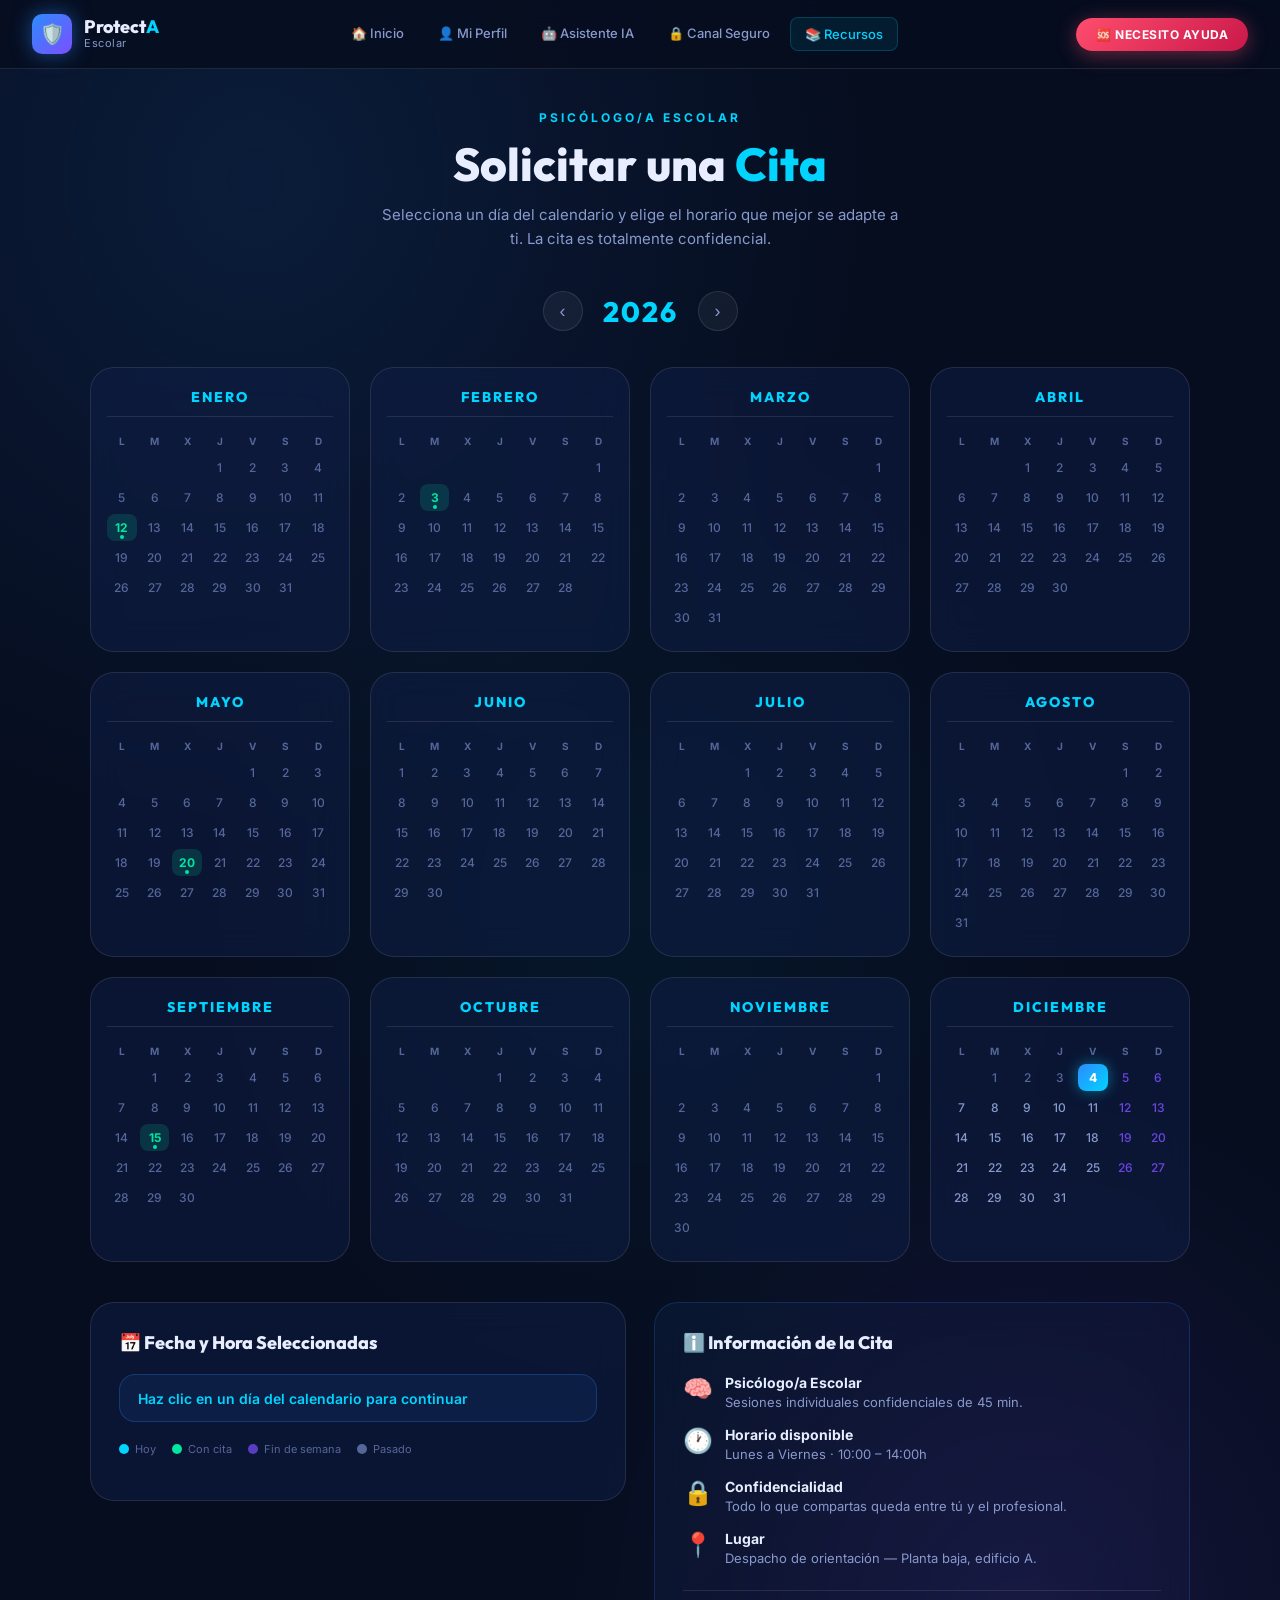
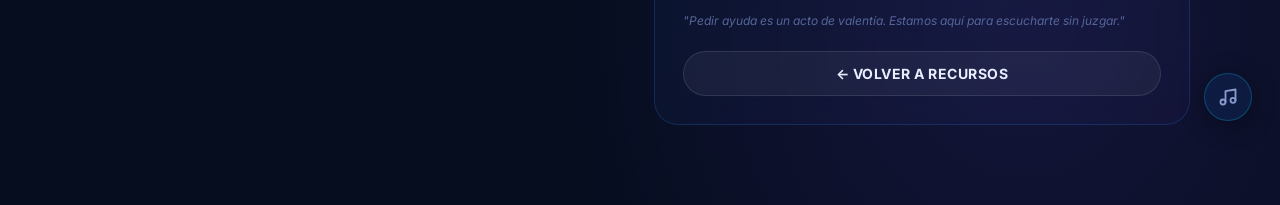
<file: calendario.html>
<!DOCTYPE html>
<html lang="es">
<head>
  <meta charset="UTF-8" />
  <meta name="viewport" content="width=device-width, initial-scale=1.0" />
  <title>ProtectA Escolar — Calendario de Citas 2026</title>
  <meta name="description" content="Solicita y gestiona tu cita con los expertos del equipo de convivencia de ProtectA Escolar. Calendario 2026." />
  <link rel="stylesheet" href="css/styles.css" />
  <style>
    /* ── Calendario Page ──────────────────────────────────────────── */
    .cal-page {
      min-height: 100vh;
      padding: 110px 24px 80px;
      position: relative;
      z-index: 1;
    }

    .cal-container {
      max-width: 1100px;
      margin: 0 auto;
    }

    /* ── Header ───────────────────────────────────────────────────── */
    .cal-header {
      text-align: center;
      margin-bottom: 40px;
    }

    .cal-header h1 {
      font-family: var(--font-display);
      font-size: clamp(28px, 4vw, 46px);
      font-weight: 800;
      color: var(--text-primary);
      margin-bottom: 10px;
    }

    .cal-header h1 span { color: var(--accent-cyan); }

    .cal-header p {
      font-size: 15px;
      color: var(--text-secondary);
      max-width: 520px;
      margin: 0 auto;
      line-height: 1.6;
    }

    /* ── Nav year ─────────────────────────────────────────────────── */
    .year-nav {
      display: flex;
      align-items: center;
      justify-content: center;
      gap: 20px;
      margin-bottom: 36px;
    }

    .year-nav-btn {
      width: 40px;
      height: 40px;
      border-radius: 50%;
      border: 1px solid var(--glass-border);
      background: var(--glass-bg);
      color: var(--text-secondary);
      font-size: 18px;
      cursor: pointer;
      display: flex;
      align-items: center;
      justify-content: center;
      transition: var(--transition);
    }

    .year-nav-btn:hover {
      border-color: var(--accent-cyan);
      color: var(--accent-cyan);
      background: rgba(0,212,255,0.08);
    }

    .year-label {
      font-family: var(--font-display);
      font-size: 28px;
      font-weight: 800;
      color: var(--accent-cyan);
      letter-spacing: 2px;
    }

    /* ── Grid of months ───────────────────────────────────────────── */
    .months-grid {
      display: grid;
      grid-template-columns: repeat(4, 1fr);
      gap: 20px;
    }

    @media (max-width: 900px) { .months-grid { grid-template-columns: repeat(3, 1fr); } }
    @media (max-width: 640px) { .months-grid { grid-template-columns: repeat(2, 1fr); } }
    @media (max-width: 400px) { .months-grid { grid-template-columns: 1fr; } }

    /* ── Month Card ───────────────────────────────────────────────── */
    .month-card {
      background: var(--bg-card);
      backdrop-filter: blur(16px);
      -webkit-backdrop-filter: blur(16px);
      border: 1px solid var(--glass-border);
      border-radius: var(--radius-lg);
      padding: 20px 16px;
      transition: var(--transition);
      animation: fade-in-up 0.5s ease forwards;
      opacity: 0;
    }

    .month-card:hover {
      border-color: rgba(0,212,255,0.25);
      box-shadow: 0 8px 40px rgba(0,212,255,0.1);
      transform: translateY(-3px);
    }

    .month-name {
      font-family: var(--font-display);
      font-size: 14px;
      font-weight: 800;
      color: var(--accent-cyan);
      text-transform: uppercase;
      letter-spacing: 2px;
      text-align: center;
      margin-bottom: 14px;
      padding-bottom: 10px;
      border-bottom: 1px solid var(--glass-border);
    }

    /* ── Mini calendar grid ───────────────────────────────────────── */
    .cal-grid {
      display: grid;
      grid-template-columns: repeat(7, 1fr);
      gap: 3px;
      text-align: center;
    }

    .cal-day-header {
      font-size: 10px;
      font-weight: 700;
      color: var(--text-muted);
      padding: 4px 2px;
      text-transform: uppercase;
    }

    .cal-day {
      font-size: 12px;
      font-weight: 500;
      color: var(--text-secondary);
      padding: 6px 2px;
      border-radius: 8px;
      cursor: pointer;
      transition: var(--transition);
      position: relative;
    }

    .cal-day:hover:not(.empty):not(.past) {
      background: rgba(45,139,255,0.15);
      color: var(--accent-cyan);
    }

    .cal-day.empty { cursor: default; }

    .cal-day.today {
      background: linear-gradient(135deg, var(--accent-blue), var(--accent-cyan));
      color: #fff;
      font-weight: 800;
      border-radius: 8px;
      box-shadow: 0 0 14px rgba(0,212,255,0.45);
    }

    .cal-day.past {
      color: var(--text-muted);
      cursor: default;
    }

    .cal-day.weekend:not(.past) {
      color: rgba(123,79,255,0.85);
    }

    .cal-day.has-appointment {
      background: rgba(0,229,160,0.15);
      color: var(--accent-green);
      font-weight: 700;
    }

    .cal-day.has-appointment::after {
      content: '';
      position: absolute;
      bottom: 2px;
      left: 50%;
      transform: translateX(-50%);
      width: 4px;
      height: 4px;
      border-radius: 50%;
      background: var(--accent-green);
    }

    .cal-day.selected:not(.empty) {
      background: rgba(45,139,255,0.25);
      color: #fff;
      border: 1px solid var(--accent-blue);
    }

    /* ── Appointment Panel ────────────────────────────────────────── */
    .appt-panel {
      margin-top: 40px;
      display: grid;
      grid-template-columns: 1fr 1fr;
      gap: 28px;
      align-items: start;
    }

    @media (max-width: 700px) { .appt-panel { grid-template-columns: 1fr; } }

    .appt-card {
      padding: 28px;
    }

    .appt-title {
      font-family: var(--font-display);
      font-size: 18px;
      font-weight: 800;
      color: var(--text-primary);
      margin-bottom: 20px;
      display: flex;
      align-items: center;
      gap: 10px;
    }

    .selected-date-display {
      padding: 14px 18px;
      background: rgba(45,139,255,0.08);
      border: 1px solid rgba(45,139,255,0.25);
      border-radius: var(--radius-md);
      font-size: 14px;
      font-weight: 600;
      color: var(--accent-cyan);
      margin-bottom: 20px;
      min-height: 48px;
      display: flex;
      align-items: center;
    }

    .slot-grid {
      display: grid;
      grid-template-columns: repeat(3, 1fr);
      gap: 8px;
      margin-bottom: 20px;
    }

    .time-slot {
      padding: 10px 6px;
      border-radius: var(--radius-sm);
      border: 1px solid var(--glass-border);
      background: var(--glass-bg);
      font-size: 12px;
      font-weight: 600;
      color: var(--text-secondary);
      cursor: pointer;
      text-align: center;
      transition: var(--transition);
    }

    .time-slot:hover {
      border-color: var(--accent-cyan);
      color: var(--accent-cyan);
      background: rgba(0,212,255,0.08);
    }

    .time-slot.slot-selected {
      background: rgba(45,139,255,0.2);
      border-color: var(--accent-blue);
      color: #fff;
    }

    .time-slot.slot-taken {
      opacity: 0.35;
      cursor: not-allowed;
      text-decoration: line-through;
    }

    .legend {
      display: flex;
      gap: 16px;
      flex-wrap: wrap;
      margin-bottom: 16px;
    }

    .legend-item {
      display: flex;
      align-items: center;
      gap: 6px;
      font-size: 11px;
      color: var(--text-muted);
    }

    .legend-dot {
      width: 10px;
      height: 10px;
      border-radius: 50%;
    }

    /* ── Confirmation toast ───────────────────────────────────────── */
    .confirm-banner {
      display: none;
      padding: 16px 20px;
      background: rgba(0,229,160,0.1);
      border: 1px solid rgba(0,229,160,0.3);
      border-radius: var(--radius-md);
      color: var(--accent-green);
      font-size: 14px;
      font-weight: 600;
      margin-top: 16px;
      animation: fade-in-up 0.4s ease;
    }

    .confirm-banner.show { display: flex; align-items: center; gap: 10px; }

    /* ── Stagger animation ────────────────────────────────────────── */
    .month-card:nth-child(1)  { animation-delay: 0.05s; }
    .month-card:nth-child(2)  { animation-delay: 0.10s; }
    .month-card:nth-child(3)  { animation-delay: 0.15s; }
    .month-card:nth-child(4)  { animation-delay: 0.20s; }
    .month-card:nth-child(5)  { animation-delay: 0.25s; }
    .month-card:nth-child(6)  { animation-delay: 0.30s; }
    .month-card:nth-child(7)  { animation-delay: 0.35s; }
    .month-card:nth-child(8)  { animation-delay: 0.40s; }
    .month-card:nth-child(9)  { animation-delay: 0.45s; }
    .month-card:nth-child(10) { animation-delay: 0.50s; }
    .month-card:nth-child(11) { animation-delay: 0.55s; }
    .month-card:nth-child(12) { animation-delay: 0.60s; }

    @keyframes fade-in-up {
      from { opacity: 0; transform: translateY(20px); }
      to   { opacity: 1; transform: translateY(0); }
    }
  </style>
</head>
<body>
  <div class="particles" id="particles" aria-hidden="true"></div>

  <nav class="navbar" role="navigation" aria-label="Navegación principal">
    <div class="nav-brand" role="button" tabindex="0" onclick="window.location.href='index.html'">
      <div class="nav-logo" aria-hidden="true">🛡️</div>
      <div class="nav-brand-text">
        <div class="brand-name">Protect<span>A</span></div>
        <div class="brand-sub">Escolar</div>
      </div>
    </div>
    <ul class="nav-links" role="menubar">
      <li><button class="nav-link" onclick="window.location.href='index.html'" role="menuitem">🏠 Inicio</button></li>
      <li><button class="nav-link" onclick="window.location.href='perfil.html'" role="menuitem">👤 Mi Perfil</button></li>
      <li><button class="nav-link" onclick="window.location.href='asistente.html'" role="menuitem">🤖 Asistente IA</button></li>
      <li><button class="nav-link" onclick="window.location.href='canal.html'" role="menuitem">🔒 Canal Seguro</button></li>
      <li><button class="nav-link active" onclick="window.location.href='recursos.html'" role="menuitem">📚 Recursos</button></li>
    </ul>
    <div class="nav-sos">
      <button class="btn btn-danger btn-sm" onclick="window.location.href='canal.html'" id="btn-sos-cal">🆘 Necesito Ayuda</button>
    </div>
  </nav>

  <main class="cal-page page-wrapper" role="main">
    <div class="cal-container">

      <!-- Header -->
      <div class="cal-header">
        <div class="section-label">Psicólogo/a Escolar</div>
        <h1>Solicitar una <span>Cita</span></h1>
        <p>Selecciona un día del calendario y elige el horario que mejor se adapte a ti. La cita es totalmente confidencial.</p>
      </div>

      <!-- Year navigation -->
      <div class="year-nav">
        <button class="year-nav-btn" id="btn-prev-year" onclick="changeYear(-1)" aria-label="Año anterior">‹</button>
        <div class="year-label" id="year-label">2026</div>
        <button class="year-nav-btn" id="btn-next-year" onclick="changeYear(1)" aria-label="Año siguiente">›</button>
      </div>

      <!-- Months grid -->
      <div class="months-grid" id="months-grid" role="grid" aria-label="Calendario anual"></div>

      <!-- Appointment booking panel -->
      <div class="appt-panel">

        <!-- Left: date & time picker -->
        <div class="glass-card appt-card">
          <div class="appt-title">📅 Fecha y Hora Seleccionadas</div>

          <div class="selected-date-display" id="selected-date-display">
            Haz clic en un día del calendario para continuar
          </div>

          <div class="slot-grid" id="slot-grid" style="display:none;"></div>

          <div class="legend">
            <div class="legend-item"><div class="legend-dot" style="background:var(--accent-cyan);"></div> Hoy</div>
            <div class="legend-item"><div class="legend-dot" style="background:var(--accent-green);"></div> Con cita</div>
            <div class="legend-item"><div class="legend-dot" style="background:rgba(123,79,255,0.7);"></div> Fin de semana</div>
            <div class="legend-item"><div class="legend-dot" style="background:var(--text-muted);"></div> Pasado</div>
          </div>

          <button class="btn btn-primary w-full" id="btn-confirm" onclick="confirmAppointment()" style="display:none;" aria-label="Confirmar cita seleccionada">
            ✅ Confirmar Cita
          </button>

          <div class="confirm-banner" id="confirm-banner">
            <span>🎉</span>
            <span id="confirm-text"></span>
          </div>
        </div>

        <!-- Right: info -->
        <div class="glass-card appt-card" style="background:linear-gradient(135deg,rgba(45,139,255,0.06),rgba(123,79,255,0.04)); border-color:rgba(45,139,255,0.2);">
          <div class="appt-title">ℹ️ Información de la Cita</div>

          <div style="display:flex;flex-direction:column;gap:16px;">
            <div style="display:flex;gap:12px;align-items:flex-start;">
              <div style="font-size:24px;">🧠</div>
              <div>
                <div style="font-weight:700;font-size:14px;color:var(--text-primary);">Psicólogo/a Escolar</div>
                <div style="font-size:13px;color:var(--text-secondary);margin-top:3px;">Sesiones individuales confidenciales de 45 min.</div>
              </div>
            </div>
            <div style="display:flex;gap:12px;align-items:flex-start;">
              <div style="font-size:24px;">🕐</div>
              <div>
                <div style="font-weight:700;font-size:14px;color:var(--text-primary);">Horario disponible</div>
                <div style="font-size:13px;color:var(--text-secondary);margin-top:3px;">Lunes a Viernes · 10:00 – 14:00h</div>
              </div>
            </div>
            <div style="display:flex;gap:12px;align-items:flex-start;">
              <div style="font-size:24px;">🔒</div>
              <div>
                <div style="font-weight:700;font-size:14px;color:var(--text-primary);">Confidencialidad</div>
                <div style="font-size:13px;color:var(--text-secondary);margin-top:3px;">Todo lo que compartas queda entre tú y el profesional.</div>
              </div>
            </div>
            <div style="display:flex;gap:12px;align-items:flex-start;">
              <div style="font-size:24px;">📍</div>
              <div>
                <div style="font-weight:700;font-size:14px;color:var(--text-primary);">Lugar</div>
                <div style="font-size:13px;color:var(--text-secondary);margin-top:3px;">Despacho de orientación — Planta baja, edificio A.</div>
              </div>
            </div>
          </div>

          <div style="margin-top:24px;padding-top:20px;border-top:1px solid var(--glass-border);">
            <div style="font-size:12px;color:var(--text-muted);line-height:1.7;font-style:italic;">
              "Pedir ayuda es un acto de valentía. Estamos aquí para escucharte sin juzgar."
            </div>
          </div>

          <button class="btn btn-ghost w-full" style="margin-top:20px;" onclick="window.location.href='recursos.html'" id="btn-volver-cal">
            ← Volver a Recursos
          </button>
        </div>

      </div>
    </div>
  </main>

  <script src="js/main.js"></script>
  <script src="js/music.js"></script>
  <script>
    // ── State ─────────────────────────────────────────────────────
    const TODAY    = new Date();
    let   viewYear = 2026;

    const MONTH_NAMES = [
      'Enero','Febrero','Marzo','Abril','Mayo','Junio',
      'Julio','Agosto','Septiembre','Octubre','Noviembre','Diciembre'
    ];
    const DAY_HEADERS = ['L','M','X','J','V','S','D'];

    // Pre-booked slots for demo (month-0-indexed, day)
    const BOOKED = {
      '2026-0-12': ['10:00','11:30'],
      '2026-1-3':  ['10:00'],
      '2026-4-20': ['12:00','13:00'],
      '2026-8-15': ['10:00','11:00','12:00'],
    };

    let selectedDate = null;
    let selectedSlot = null;

    // ── Build calendar ─────────────────────────────────────────────
    function buildCalendar(year) {
      document.getElementById('year-label').textContent = year;
      const grid = document.getElementById('months-grid');
      grid.innerHTML = '';

      for (let m = 0; m < 12; m++) {
        const card = document.createElement('div');
        card.className = 'month-card';

        // Month name
        const nameEl = document.createElement('div');
        nameEl.className = 'month-name';
        nameEl.textContent = MONTH_NAMES[m];
        card.appendChild(nameEl);

        // Day grid
        const calGrid = document.createElement('div');
        calGrid.className = 'cal-grid';

        // Headers
        DAY_HEADERS.forEach(h => {
          const hEl = document.createElement('div');
          hEl.className = 'cal-day-header';
          hEl.textContent = h;
          calGrid.appendChild(hEl);
        });

        // First day of month (Monday-based)
        const firstDay = new Date(year, m, 1).getDay(); // 0=Sun
        const startOffset = (firstDay === 0) ? 6 : firstDay - 1;
        const daysInMonth = new Date(year, m + 1, 0).getDate();

        // Empty cells
        for (let i = 0; i < startOffset; i++) {
          const empty = document.createElement('div');
          empty.className = 'cal-day empty';
          calGrid.appendChild(empty);
        }

        // Day cells
        for (let d = 1; d <= daysInMonth; d++) {
          const dayEl = document.createElement('div');
          dayEl.className = 'cal-day';
          dayEl.textContent = d;

          const cellDate = new Date(year, m, d);
          const dow = cellDate.getDay(); // 0=Sun, 6=Sat
          const isToday = (year === TODAY.getFullYear() && m === TODAY.getMonth() && d === TODAY.getDate());
          const isPast  = cellDate < new Date(TODAY.getFullYear(), TODAY.getMonth(), TODAY.getDate());
          const isWeekend = (dow === 0 || dow === 6);
          const bookedKey = `${year}-${m}-${d}`;
          const hasAppt = !!BOOKED[bookedKey];

          if (isToday)   dayEl.classList.add('today');
          if (isPast)    dayEl.classList.add('past');
          if (isWeekend && !isPast && !isToday) dayEl.classList.add('weekend');
          if (hasAppt)   dayEl.classList.add('has-appointment');

          if (!isPast && !isWeekend) {
            dayEl.setAttribute('role', 'button');
            dayEl.setAttribute('tabindex', '0');
            dayEl.setAttribute('aria-label', `Seleccionar ${d} de ${MONTH_NAMES[m]} de ${year}`);
            dayEl.onclick = () => selectDay(year, m, d, dayEl);
            dayEl.onkeydown = (e) => { if (e.key === 'Enter' || e.key === ' ') selectDay(year, m, d, dayEl); };
          }

          calGrid.appendChild(dayEl);
        }

        card.appendChild(calGrid);
        grid.appendChild(card);
      }
    }

    // ── Select a day ───────────────────────────────────────────────
    function selectDay(year, month, day, el) {
      // Deselect previous
      document.querySelectorAll('.cal-day.selected').forEach(d => d.classList.remove('selected'));
      el.classList.add('selected');

      selectedDate = { year, month, day };
      selectedSlot = null;

      const dateStr = `${day} de ${MONTH_NAMES[month]} de ${year}`;
      document.getElementById('selected-date-display').textContent = `📅 ${dateStr}`;

      renderSlots(year, month, day);
      document.getElementById('btn-confirm').style.display = 'none';
      document.getElementById('confirm-banner').classList.remove('show');
    }

    // ── Render time slots ──────────────────────────────────────────
    function renderSlots(year, month, day) {
      const slotGrid = document.getElementById('slot-grid');
      slotGrid.style.display = 'grid';
      slotGrid.innerHTML = '';

      const allSlots = ['10:00','10:30','11:00','11:30','12:00','12:30','13:00','13:30'];
      const bookedKey = `${year}-${month}-${day}`;
      const takenSlots = BOOKED[bookedKey] || [];

      allSlots.forEach(time => {
        const slotEl = document.createElement('div');
        slotEl.className = 'time-slot';
        slotEl.textContent = time;

        if (takenSlots.includes(time)) {
          slotEl.classList.add('slot-taken');
          slotEl.title = 'Horario ocupado';
        } else {
          slotEl.setAttribute('role', 'button');
          slotEl.onclick = () => selectSlot(time, slotEl);
        }
        slotGrid.appendChild(slotEl);
      });
    }

    // ── Select a time slot ─────────────────────────────────────────
    function selectSlot(time, el) {
      document.querySelectorAll('.time-slot').forEach(s => s.classList.remove('slot-selected'));
      el.classList.add('slot-selected');
      selectedSlot = time;
      document.getElementById('btn-confirm').style.display = 'flex';
      document.getElementById('confirm-banner').classList.remove('show');
    }

    // ── Confirm appointment ────────────────────────────────────────
    function confirmAppointment() {
      if (!selectedDate || !selectedSlot) return;

      const { year, month, day } = selectedDate;
      const dateStr = `${day} de ${MONTH_NAMES[month]} de ${year}`;
      const text = `Cita confirmada para el ${dateStr} a las ${selectedSlot}h. Recibirás un recordatorio.`;

      document.getElementById('confirm-text').textContent = text;
      document.getElementById('confirm-banner').classList.add('show');
      document.getElementById('btn-confirm').style.display = 'none';

      // Mark as booked visually
      const key = `${year}-${month}-${day}`;
      if (!BOOKED[key]) BOOKED[key] = [];
      BOOKED[key].push(selectedSlot);

      // Refresh calendar to show dot
      buildCalendar(viewYear);

      // Re-select the day
      setTimeout(() => {
        const allDays = document.querySelectorAll('.cal-day:not(.empty)');
        allDays.forEach(d => {
          if (parseInt(d.textContent) === day) {
            const card = d.closest('.month-card');
            const cardIndex = Array.from(document.querySelectorAll('.month-card')).indexOf(card);
            if (cardIndex === month) d.classList.add('selected');
          }
        });
      }, 50);

      selectedSlot = null;
      renderSlots(year, month, day);
    }

    // ── Change year ────────────────────────────────────────────────
    function changeYear(delta) {
      viewYear += delta;
      selectedDate = null;
      selectedSlot = null;
      document.getElementById('selected-date-display').textContent = 'Haz clic en un día del calendario para continuar';
      document.getElementById('slot-grid').style.display = 'none';
      document.getElementById('btn-confirm').style.display = 'none';
      document.getElementById('confirm-banner').classList.remove('show');
      buildCalendar(viewYear);
    }

    // ── Init ───────────────────────────────────────────────────────
    buildCalendar(viewYear);
  </script>
</body>
</html>
</file>
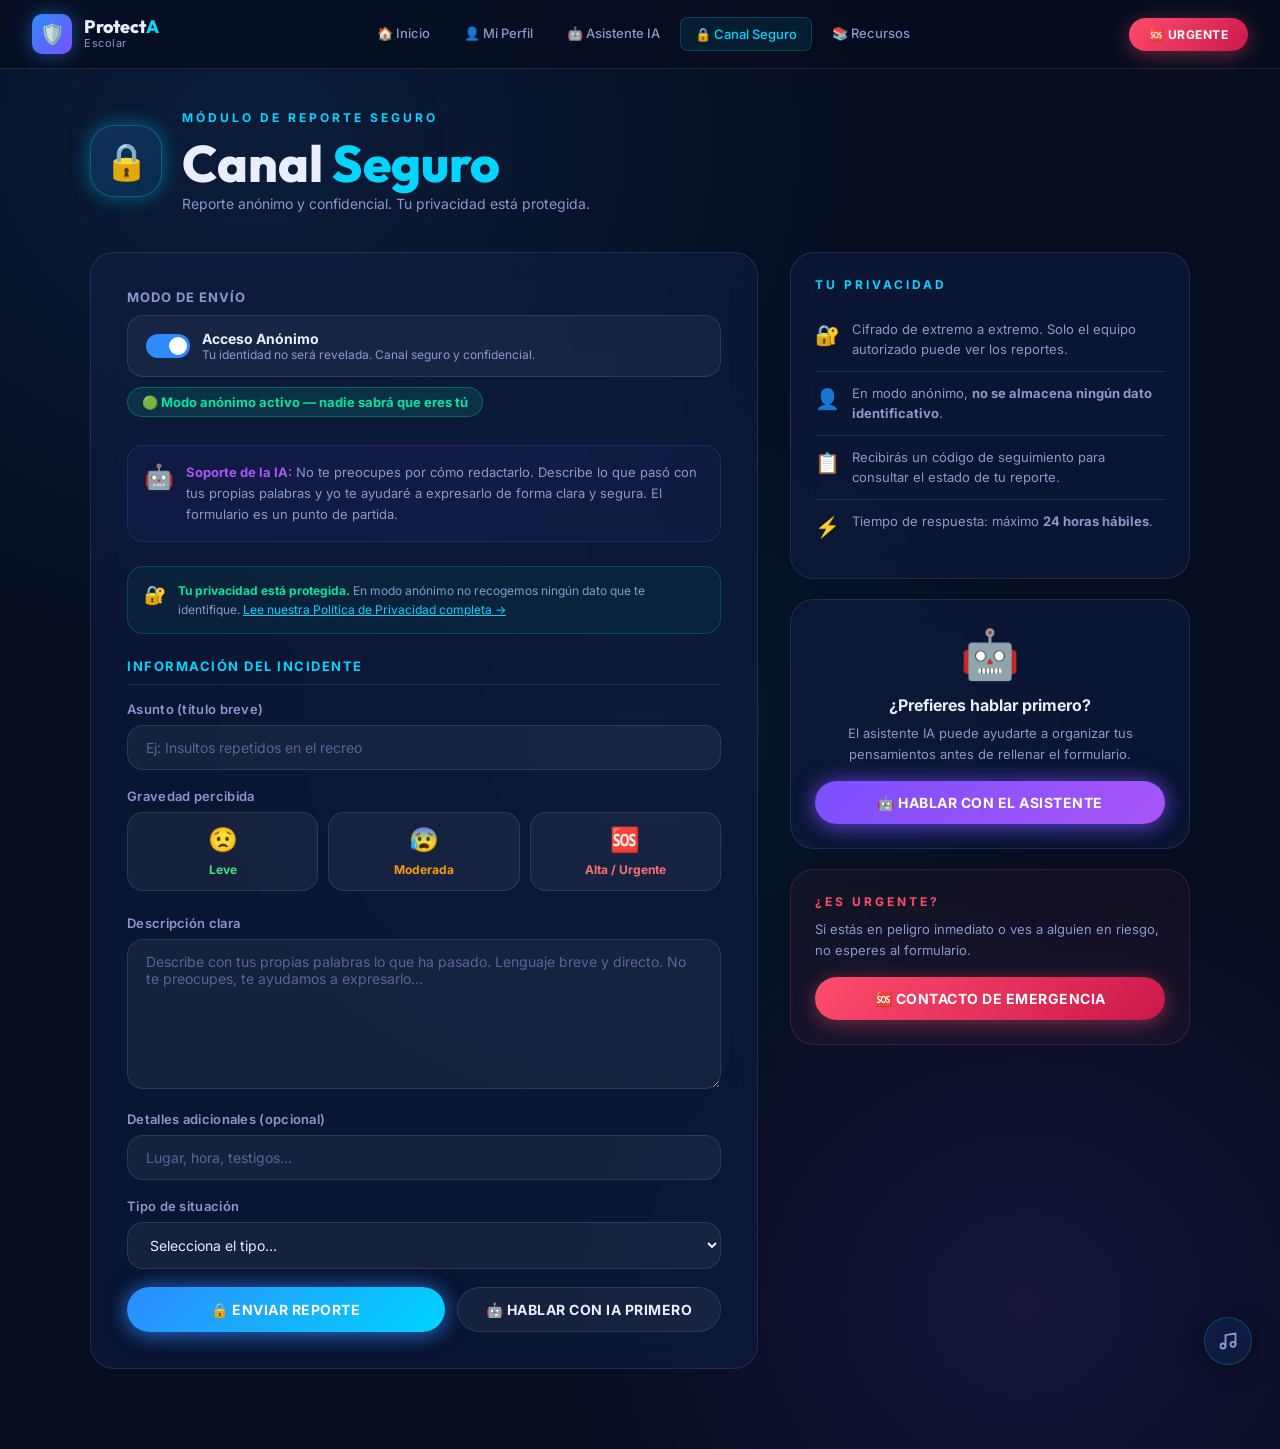
<file: canal.html>
<!DOCTYPE html>
<html lang="es">
<head>
  <meta charset="UTF-8" />
  <meta name="viewport" content="width=device-width, initial-scale=1.0" />
  <title>ProtectA Escolar — Canal Seguro de Reporte</title>
  <meta name="description" content="Canal seguro y confidencial para reportar situaciones de acoso escolar. Opción de anonimato. La IA te ayuda a expresarte con claridad." />
  <link rel="stylesheet" href="css/styles.css" />
  <style>
    /* ── Canal Seguro Page ───────────────────────────────────────── */
    .canal-page {
      min-height: 100vh;
      padding: 110px 24px 80px;
      position: relative;
      z-index: 1;
    }

    .canal-layout {
      display: grid;
      grid-template-columns: 1fr 400px;
      gap: 32px;
      max-width: 1100px;
      margin: 0 auto;
      align-items: start;
    }

    /* ── Page Header ─────────────────────────────────────────────── */
    .canal-header {
      max-width: 1100px;
      margin: 0 auto 40px;
      display: flex;
      align-items: center;
      gap: 20px;
    }

    .canal-shield-icon {
      width: 72px;
      height: 72px;
      border-radius: var(--radius-lg);
      background: linear-gradient(135deg, rgba(45,139,255,0.2), rgba(0,212,255,0.1));
      border: 1px solid rgba(0, 212, 255, 0.3);
      display: flex;
      align-items: center;
      justify-content: center;
      font-size: 36px;
      flex-shrink: 0;
      box-shadow: var(--glow-cyan);
      animation: glow-pulse 3s ease-in-out infinite;
    }

    /* ── Anonymity Toggle ────────────────────────────────────────── */
    .anon-section {
      margin-bottom: 28px;
    }

    .anon-label {
      font-size: 13px;
      font-weight: 700;
      color: var(--text-secondary);
      text-transform: uppercase;
      letter-spacing: 1px;
      margin-bottom: 10px;
    }

    .anon-status {
      display: inline-flex;
      align-items: center;
      gap: 8px;
      padding: 6px 14px;
      border-radius: 20px;
      font-size: 13px;
      font-weight: 700;
      margin-top: 10px;
      transition: var(--transition);
    }

    .anon-status.anon {
      background: rgba(0, 229, 160, 0.12);
      border: 1px solid rgba(0, 229, 160, 0.3);
      color: var(--accent-green);
    }

    .anon-status.identified {
      background: rgba(45, 139, 255, 0.12);
      border: 1px solid rgba(45, 139, 255, 0.3);
      color: var(--accent-cyan);
    }

    /* ── Form Card ───────────────────────────────────────────────── */
    .report-form-card {
      padding: 36px;
    }

    .form-section-title {
      font-size: 13px;
      font-weight: 700;
      text-transform: uppercase;
      letter-spacing: 1.5px;
      color: var(--accent-cyan);
      margin-bottom: 16px;
      padding-bottom: 10px;
      border-bottom: 1px solid var(--glass-border);
    }

    /* ── AI Assist Banner ────────────────────────────────────────── */
    .ai-assist-banner {
      display: flex;
      align-items: flex-start;
      gap: 12px;
      padding: 16px;
      background: rgba(123, 79, 255, 0.06);
      border: 1px solid rgba(123, 79, 255, 0.2);
      border-radius: var(--radius-md);
      margin-bottom: 24px;
    }

    .ai-assist-icon { font-size: 24px; flex-shrink: 0; }

    .ai-assist-text { font-size: 13px; color: var(--text-secondary); line-height: 1.6; }

    .ai-assist-text strong { color: var(--accent-violet); }

    /* ── Severity Selector ───────────────────────────────────────── */
    .severity-grid {
      display: grid;
      grid-template-columns: repeat(3, 1fr);
      gap: 10px;
      margin-bottom: 24px;
    }

    .severity-btn {
      padding: 12px 8px;
      border-radius: var(--radius-md);
      border: 1px solid var(--glass-border);
      background: var(--glass-bg);
      text-align: center;
      cursor: pointer;
      transition: var(--transition);
      font-family: var(--font-main);
    }

    .severity-btn:hover { transform: scale(1.02); }

    .severity-btn.selected-low    { border-color: var(--accent-green);  background: rgba(0,229,160,0.08); }
    .severity-btn.selected-medium { border-color: #f59e0b; background: rgba(245,158,11,0.08); }
    .severity-btn.selected-high   { border-color: var(--accent-red); background: rgba(255,77,109,0.08); }

    .severity-emoji { font-size: 24px; display: block; margin-bottom: 4px; }
    .severity-label { font-size: 12px; font-weight: 700; color: var(--text-secondary); }

    /* ── Success State ───────────────────────────────────────────── */
    .success-overlay {
      display: none;
      flex-direction: column;
      align-items: center;
      text-align: center;
      padding: 60px 40px;
    }

    .success-overlay.visible { display: flex; animation: fade-in-up 0.5s ease forwards; }

    .success-icon {
      font-size: 80px;
      margin-bottom: 24px;
      animation: float 4s ease-in-out infinite;
    }

    .success-title {
      font-family: var(--font-display);
      font-size: 28px;
      font-weight: 800;
      color: var(--accent-green);
      margin-bottom: 12px;
    }

    .success-sub { font-size: 15px; color: var(--text-secondary); line-height: 1.7; max-width: 480px; margin-bottom: 32px; }

    .success-code {
      background: rgba(0,229,160,0.1);
      border: 1px solid rgba(0,229,160,0.3);
      border-radius: var(--radius-md);
      padding: 16px 24px;
      margin-bottom: 32px;
      font-family: monospace;
      font-size: 20px;
      color: var(--accent-green);
      letter-spacing: 4px;
    }

    /* ── Right Sidebar ───────────────────────────────────────────── */
    .canal-sidebar {
      display: flex;
      flex-direction: column;
      gap: 20px;
    }

    .sidebar-privacy-card {
      padding: 24px;
    }

    .privacy-items { margin-top: 16px; }

    .privacy-item {
      display: flex;
      gap: 12px;
      padding: 12px 0;
      border-bottom: 1px solid var(--glass-border);
      font-size: 13px;
      color: var(--text-secondary);
      line-height: 1.5;
    }

    .privacy-item:last-child { border-bottom: none; }
    .privacy-item-icon { font-size: 20px; flex-shrink: 0; }

    .sidebar-robot {
      padding: 24px;
      text-align: center;
    }

    .sidebar-robot-emoji {
      font-size: 48px;
      display: block;
      margin-bottom: 12px;
      animation: float 4s ease-in-out 1s infinite;
    }

    .sidebar-robot-text {
      font-size: 13px;
      color: var(--text-secondary);
      line-height: 1.6;
      margin-bottom: 16px;
    }

    @media (max-width: 860px) {
      .canal-layout { grid-template-columns: 1fr; }
      .canal-sidebar { order: -1; }
      .severity-grid { grid-template-columns: repeat(3, 1fr); }
    }

    @media (max-width: 480px) {
      .report-form-card { padding: 20px; }
      .severity-grid { grid-template-columns: 1fr; }
    }

    /* ── Report Confirmation Modal ──────────────────────────────── */
    .rpt-overlay {
      display: none; position: fixed; inset: 0;
      background: rgba(5,8,22,0.85);
      backdrop-filter: blur(14px); -webkit-backdrop-filter: blur(14px);
      z-index: 9999; align-items: center; justify-content: center; padding: 24px;
    }
    .rpt-overlay.open { display: flex; animation: rpt-bg-in 0.25s ease forwards; }
    @keyframes rpt-bg-in { from{opacity:0} to{opacity:1} }

    .rpt-box {
      background: var(--bg-card); backdrop-filter: blur(24px); -webkit-backdrop-filter: blur(24px);
      border: 2px solid rgba(0,229,160,0.35);
      border-radius: var(--radius-xl); padding: 44px 36px 36px;
      max-width: 480px; width: 100%; text-align: center; position: relative;
      box-shadow: 0 0 80px rgba(0,229,160,0.15), 0 24px 80px rgba(0,0,0,0.65);
      animation: rpt-pop 0.38s cubic-bezier(0.34,1.56,0.64,1) forwards;
    }
    @keyframes rpt-pop {
      from{opacity:0;transform:scale(0.82) translateY(28px)}
      to{opacity:1;transform:scale(1) translateY(0)}
    }
    .rpt-close {
      position:absolute; top:14px; right:14px; width:30px; height:30px;
      border-radius:50%; border:1px solid var(--glass-border); background:var(--glass-bg);
      color:var(--text-secondary); font-size:15px; cursor:pointer;
      display:flex; align-items:center; justify-content:center; transition:var(--transition);
    }
    .rpt-close:hover{background:rgba(255,77,109,0.15);border-color:rgba(255,77,109,0.4);color:var(--accent-red);}

    /* Checkmark animation */
    .rpt-check-ring {
      width: 88px; height: 88px; border-radius: 50%;
      background: rgba(0,229,160,0.1); border: 2px solid rgba(0,229,160,0.4);
      display: flex; align-items: center; justify-content: center;
      font-size: 44px; margin: 0 auto 20px;
      animation: rpt-ring-pop 0.5s cubic-bezier(0.34,1.56,0.64,1) 0.1s both,
                 rpt-ring-glow 2.5s ease-in-out 0.6s infinite;
    }
    @keyframes rpt-ring-pop {
      from{transform:scale(0) rotate(-30deg); opacity:0}
      to{transform:scale(1) rotate(0deg); opacity:1}
    }
    @keyframes rpt-ring-glow {
      0%,100%{box-shadow:0 0 0 0 rgba(0,229,160,0.35);}
      50%{box-shadow:0 0 0 14px rgba(0,229,160,0);}
    }

    .rpt-badge {
      display:inline-flex; align-items:center; gap:6px;
      padding:4px 14px; border-radius:20px;
      font-size:11px; font-weight:800; text-transform:uppercase; letter-spacing:1.5px;
      background:rgba(0,229,160,0.12); border:1px solid rgba(0,229,160,0.3);
      color:var(--accent-green); margin-bottom:14px;
    }
    .rpt-title {
      font-family:var(--font-display); font-size:22px; font-weight:800;
      color:var(--text-primary); margin-bottom:10px;
    }
    .rpt-sub {
      font-size:13px; color:var(--text-secondary); line-height:1.65;
      margin-bottom:24px;
    }

    /* Case number box */
    .rpt-case-box {
      background: rgba(0,229,160,0.07);
      border: 1px solid rgba(0,229,160,0.3);
      border-radius: var(--radius-md);
      padding: 18px 24px; margin-bottom: 20px;
    }
    .rpt-case-label {
      font-size: 11px; font-weight:700; text-transform:uppercase;
      letter-spacing:2px; color:var(--text-muted); margin-bottom:8px;
    }
    .rpt-case-number {
      font-family: monospace; font-size: 28px; font-weight:800;
      color: var(--accent-green); letter-spacing: 5px;
      animation: rpt-num-in 0.5s cubic-bezier(0.34,1.56,0.64,1) 0.4s both;
    }
    @keyframes rpt-num-in {
      from{opacity:0;transform:scale(0.7);}
      to{opacity:1;transform:scale(1);}
    }
    .rpt-copy-hint {
      font-size:11px; color:var(--text-muted); margin-top:6px;
    }

    /* Notification steps */
    .rpt-notif-row {
      display:flex; align-items:center; gap:10px;
      padding:9px 12px; border-radius:var(--radius-md);
      border:1px solid var(--glass-border); background:var(--glass-bg);
      margin-bottom:8px; font-size:13px; color:var(--text-secondary);
      text-align:left; transition:all 0.4s ease;
    }
    .rpt-notif-row.done {
      border-color:rgba(0,229,160,0.3); background:rgba(0,229,160,0.06);
      color:var(--text-primary);
    }
    .rpt-notif-icon{font-size:16px; flex-shrink:0;}

    /* ── Emergency Modal ───────────────────────────────────────── */
    .emg-overlay {
      display: none;
      position: fixed;
      inset: 0;
      background: rgba(3, 5, 14, 0.88);
      backdrop-filter: blur(16px);
      -webkit-backdrop-filter: blur(16px);
      z-index: 9999;
      align-items: center;
      justify-content: center;
      padding: 24px;
    }
    .emg-overlay.open {
      display: flex;
      animation: emg-bg-in 0.25s ease forwards;
    }
    @keyframes emg-bg-in {
      from { opacity: 0; } to { opacity: 1; }
    }

    .emg-box {
      background: var(--bg-card);
      backdrop-filter: blur(24px);
      -webkit-backdrop-filter: blur(24px);
      border: 2px solid rgba(255,77,109,0.45);
      border-radius: var(--radius-xl);
      padding: 44px 40px 36px;
      max-width: 480px;
      width: 100%;
      text-align: center;
      position: relative;
      box-shadow: 0 0 80px rgba(255,77,109,0.25), 0 24px 80px rgba(0,0,0,0.7);
      animation: emg-pop-in 0.35s cubic-bezier(0.34, 1.56, 0.64, 1) forwards;
    }
    @keyframes emg-pop-in {
      from { opacity: 0; transform: scale(0.82) translateY(28px); }
      to   { opacity: 1; transform: scale(1)    translateY(0); }
    }

    .emg-close {
      position: absolute;
      top: 14px; right: 14px;
      width: 30px; height: 30px;
      border-radius: 50%;
      border: 1px solid var(--glass-border);
      background: var(--glass-bg);
      color: var(--text-secondary);
      font-size: 15px; cursor: pointer;
      display: flex; align-items: center; justify-content: center;
      transition: var(--transition);
    }
    .emg-close:hover {
      background: rgba(255,77,109,0.15);
      border-color: rgba(255,77,109,0.4);
      color: var(--accent-red);
    }

    /* Pulsing SOS icon */
    .emg-sos-ring {
      width: 90px; height: 90px;
      border-radius: 50%;
      background: rgba(255,77,109,0.12);
      border: 2px solid rgba(255,77,109,0.45);
      display: flex; align-items: center; justify-content: center;
      font-size: 44px;
      margin: 0 auto 20px;
      animation: emg-ring-pulse 1.2s ease-in-out infinite;
    }
    @keyframes emg-ring-pulse {
      0%,100% { box-shadow: 0 0 0 0   rgba(255,77,109,0.45); }
      50%      { box-shadow: 0 0 0 18px rgba(255,77,109,0); }
    }

    .emg-urgent-badge {
      display: inline-flex; align-items: center; gap: 6px;
      padding: 4px 14px; border-radius: 20px;
      font-size: 11px; font-weight: 800;
      text-transform: uppercase; letter-spacing: 1.5px;
      background: rgba(255,77,109,0.15);
      border: 1px solid rgba(255,77,109,0.4);
      color: var(--accent-red);
      margin-bottom: 14px;
      animation: emg-badge-blink 1s ease-in-out infinite;
    }
    @keyframes emg-badge-blink {
      0%,100% { opacity: 1; } 50% { opacity: 0.55; }
    }

    .emg-title {
      font-family: var(--font-display);
      font-size: 22px; font-weight: 800;
      color: var(--text-primary);
      margin-bottom: 8px;
    }
    .emg-sub {
      font-size: 13px; color: var(--text-secondary);
      line-height: 1.6; margin-bottom: 24px;
    }

    /* Progress */
    .emg-progress-wrap {
      height: 6px;
      background: var(--glass-border);
      border-radius: 6px; overflow: hidden;
      margin-bottom: 20px;
    }
    .emg-progress-fill {
      height: 100%; width: 0%;
      background: linear-gradient(90deg, #ff4d6d, #c9184a);
      border-radius: 6px;
      transition: width 0.5s ease;
      box-shadow: 0 0 10px rgba(255,77,109,0.6);
    }

    /* Steps */
    .emg-steps {
      display: flex; flex-direction: column; gap: 10px;
      margin-bottom: 24px; text-align: left;
    }
    .emg-step {
      display: flex; align-items: center; gap: 12px;
      font-size: 13px; color: var(--text-muted);
      transition: color 0.3s ease;
    }
    .emg-step.active { color: var(--text-primary); }
    .emg-step.done   { color: var(--accent-green); }
    .emg-step-icon {
      width: 28px; height: 28px; border-radius: 50%;
      border: 1px solid var(--glass-border);
      background: var(--glass-bg);
      display: flex; align-items: center; justify-content: center;
      font-size: 13px; flex-shrink: 0;
      transition: all 0.3s ease;
    }
    .emg-step.active .emg-step-icon {
      border-color: var(--accent-red);
      background: rgba(255,77,109,0.12);
      animation: emg-step-pulse 0.8s ease-in-out infinite;
    }
    .emg-step.done .emg-step-icon {
      border-color: var(--accent-green);
      background: rgba(0,229,160,0.12);
    }
    @keyframes emg-step-pulse {
      0%,100% { box-shadow: 0 0 0 0   rgba(255,77,109,0.5); }
      50%      { box-shadow: 0 0 0 6px rgba(255,77,109,0); }
    }

    /* Connected panel */
    .emg-connected {
      display: none; flex-direction: column; align-items: center; gap: 12px;
      padding: 20px;
      background: rgba(0,229,160,0.08);
      border: 1px solid rgba(0,229,160,0.28);
      border-radius: var(--radius-md);
      margin-bottom: 20px;
      animation: fade-in-up 0.5s ease;
    }
    .emg-connected.show { display: flex; }
    .emg-connected-title {
      font-family: var(--font-display);
      font-size: 17px; font-weight: 800;
      color: var(--accent-green);
    }
    .emg-connected-sub {
      font-size: 13px; color: var(--text-secondary);
      text-align: center; line-height: 1.7;
    }

    /* Counter */
    .emg-counter {
      font-family: var(--font-display);
      font-size: 13px; color: var(--text-muted);
      margin-bottom: 16px;
    }
    .emg-counter span { color: var(--accent-red); font-weight: 800; font-size: 16px; }
  </style>
</head>
<body>
  <div class="particles" id="particles" aria-hidden="true"></div>

  <nav class="navbar" role="navigation" aria-label="Navegación principal">
    <div class="nav-brand" role="button" tabindex="0">
      <div class="nav-logo" aria-hidden="true">🛡️</div>
      <div class="nav-brand-text">
        <div class="brand-name">Protect<span>A</span></div>
        <div class="brand-sub">Escolar</div>
      </div>
    </div>
    <ul class="nav-links" role="menubar">
      <li><button class="nav-link" data-page="portada" role="menuitem">🏠 Inicio</button></li>
      <li><button class="nav-link" data-page="perfil" role="menuitem">👤 Mi Perfil</button></li>
      <li><button class="nav-link" data-page="asistente" role="menuitem">🤖 Asistente IA</button></li>
      <li><button class="nav-link active" data-page="canal" role="menuitem">🔒 Canal Seguro</button></li>
      <li><button class="nav-link" data-page="recursos" role="menuitem">📚 Recursos</button></li>
    </ul>
    <div class="nav-sos">
      <span class="nav-badge" id="nav-profile-badge" style="display:none;"></span>
      <button class="btn btn-danger btn-sm" id="btn-sos-canal" onclick="showToast('Conectando con orientador...', 'warning')">🆘 Urgente</button>
    </div>
    <!-- Hamburger button (mobile) -->
    <button class="nav-hamburger" id="nav-hamburger" aria-label="Abrir menú de navegación" aria-expanded="false" aria-controls="nav-mobile-panel">
      <span></span><span></span><span></span>
    </button>
  </nav>

  <!-- Mobile Nav Panel -->
  <div class="nav-mobile-panel" id="nav-mobile-panel" role="navigation" aria-label="Menú móvil">
    <button class="nav-link" data-page="portada">🏠 Inicio</button>
    <button class="nav-link" data-page="perfil">👤 Mi Perfil</button>
    <button class="nav-link" data-page="asistente">🤖 Asistente IA</button>
    <button class="nav-link active" data-page="canal">🔒 Canal Seguro</button>
    <button class="nav-link" data-page="recursos">📚 Recursos</button>
    <div class="nav-mobile-sos">
      <button class="btn btn-danger btn-sm" onclick="openEmgModal(); closeMobileMenu()" aria-label="Solicitar ayuda urgente">🆘 Urgente — Ayuda inmediata</button>
    </div>
  </div>

  <main class="canal-page page-wrapper" role="main">
    <!-- Header -->
    <div class="canal-header">
      <div class="canal-shield-icon" aria-hidden="true">🔒</div>
      <div>
        <div class="section-label">Módulo de Reporte Seguro</div>
        <h1 class="section-title">Canal <span>Seguro</span></h1>
        <p style="font-size:14px; color:var(--text-secondary); margin-top:4px;">Reporte anónimo y confidencial. Tu privacidad está protegida.</p>
      </div>
    </div>

    <div class="canal-layout">
      <!-- Form Column -->
      <div>
        <div class="glass-card report-form-card" id="report-form-container">
          <!-- Anonymous toggle -->
          <div class="anon-section">
            <div class="anon-label">Modo de envío</div>
            <label class="toggle-wrap" for="anon-toggle" id="anon-toggle-label">
              <label class="toggle">
                <input type="checkbox" id="anon-toggle" checked onchange="updateAnonMode(this.checked)" aria-label="Activar modo anónimo" />
                <div class="toggle-slider"></div>
              </label>
              <div>
                <div style="font-size:14px; font-weight:700; color:var(--text-primary);">Acceso Anónimo</div>
                <div style="font-size:12px; color:var(--text-secondary);">Tu identidad no será revelada. Canal seguro y confidencial.</div>
              </div>
            </label>
            <div class="anon-status anon" id="anon-status-badge" role="status" aria-live="polite">
              🟢 Modo anónimo activo — nadie sabrá que eres tú
            </div>
          </div>

          <!-- Identified section (hidden when anonymous) -->
          <div id="identified-fields" style="display:none;">
            <div class="form-section-title">Tus datos (solo si lo deseas)</div>
            <div style="display:grid; grid-template-columns:1fr 1fr; gap:16px; margin-bottom:24px;">
              <div class="form-group">
                <label class="form-label" for="input-nombre">Nombre (opcional)</label>
                <input class="form-input" id="input-nombre" type="text" placeholder="Tu nombre" autocomplete="off" />
              </div>
              <div class="form-group">
                <label class="form-label" for="input-curso">Curso / Clase</label>
                <input class="form-input" id="input-curso" type="text" placeholder="Ej: 3ºA ESO" autocomplete="off" />
              </div>
            </div>
          </div>

          <!-- AI Assist Banner -->
          <div class="ai-assist-banner" role="note">
            <span class="ai-assist-icon" aria-hidden="true">🤖</span>
            <div class="ai-assist-text">
              <strong>Soporte de la IA:</strong> No te preocupes por cómo redactarlo. Describe lo que pasó con tus propias palabras y yo te ayudaré a expresarlo de forma clara y segura. El formulario es un punto de partida.
            </div>
          </div>

          <!-- Privacy Notice Banner -->
          <div style="display:flex; align-items:flex-start; gap:12px; padding:14px 16px;
            background:rgba(0,229,160,0.05); border:1px solid rgba(0,229,160,0.2);
            border-radius:var(--radius-md); margin-bottom:24px; font-size:12px;
            color:var(--text-secondary); line-height:1.6;" role="note" aria-label="Aviso de privacidad">
            <span style="font-size:18px; flex-shrink:0;" aria-hidden="true">🔐</span>
            <div>
              <strong style="color:var(--accent-green);">Tu privacidad está protegida.</strong>
              En modo anónimo no recogemos ningún dato que te identifique.
              <a href="privacidad.html" style="color:var(--accent-cyan); text-decoration:underline;"
                aria-label="Leer política de privacidad completa">
                Lee nuestra Política de Privacidad completa →
              </a>
            </div>
          </div>

          <!-- Subject -->
          <div class="form-section-title">Información del incidente</div>

          <div class="form-group">
            <label class="form-label" for="input-asunto">Asunto (título breve)</label>
            <input class="form-input" id="input-asunto" type="text" placeholder="Ej: Insultos repetidos en el recreo" required aria-required="true" />
          </div>

          <!-- Severity -->
          <div class="form-group">
            <div class="form-label" id="severity-label">Gravedad percibida</div>
            <div class="severity-grid" role="radiogroup" aria-labelledby="severity-label">
              <div class="severity-btn" id="sev-low" role="radio" aria-checked="false" tabindex="0" onclick="setSeverity('low')" onkeydown="if(event.key==='Enter')setSeverity('low')">
                <span class="severity-emoji">😟</span>
                <span class="severity-label" style="color:#4ade80;">Leve</span>
              </div>
              <div class="severity-btn" id="sev-medium" role="radio" aria-checked="false" tabindex="0" onclick="setSeverity('medium')" onkeydown="if(event.key==='Enter')setSeverity('medium')">
                <span class="severity-emoji">😰</span>
                <span class="severity-label" style="color:#f59e0b;">Moderada</span>
              </div>
              <div class="severity-btn" id="sev-high" role="radio" aria-checked="false" tabindex="0" onclick="setSeverity('high')" onkeydown="if(event.key==='Enter')setSeverity('high')">
                <span class="severity-emoji">🆘</span>
                <span class="severity-label" style="color:#f87171;">Alta / Urgente</span>
              </div>
            </div>
          </div>

          <div class="form-group">
            <label class="form-label" for="input-descripcion">Descripción clara</label>
            <textarea class="form-textarea" id="input-descripcion" placeholder="Describe con tus propias palabras lo que ha pasado. Lenguaje breve y directo. No te preocupes, te ayudamos a expresarlo..." style="min-height:150px;" required aria-required="true"></textarea>
          </div>

          <div class="form-group">
            <label class="form-label" for="input-detalles">Detalles adicionales (opcional)</label>
            <input class="form-input" id="input-detalles" type="text" placeholder="Lugar, hora, testigos..." />
          </div>

          <div class="form-group">
            <label class="form-label" for="input-tipo">Tipo de situación</label>
            <select class="form-select form-input" id="input-tipo">
              <option value="" disabled selected>Selecciona el tipo...</option>
              <option value="verbal">Acoso verbal / insultos</option>
              <option value="fisico">Acoso físico</option>
              <option value="exclusion">Exclusión social</option>
              <option value="cyber">Ciberbullying</option>
              <option value="amenazas">Amenazas</option>
              <option value="otro">Otro</option>
            </select>
          </div>

          <div style="display:flex; gap:12px; flex-wrap:wrap; margin-top:12px;">
            <button class="btn btn-primary" id="btn-enviar-reporte" onclick="submitReport()" style="flex:1;" aria-label="Enviar reporte confidencial">
              🔒 Enviar Reporte
            </button>
            <button class="btn btn-ghost" id="btn-ir-asistente-canal" onclick="navigateTo('asistente')" aria-label="Hablar primero con el asistente IA">
              🤖 Hablar con IA primero
            </button>
          </div>
        </div>

        <!-- Success State -->
        <div class="glass-card success-overlay" id="success-overlay" aria-live="assertive">
          <div class="success-icon" aria-hidden="true">✅</div>
          <h2 class="success-title">Reporte enviado con éxito</h2>
          <p class="success-sub">
            Tu reporte ha sido recibido de forma segura y confidencial. 
            El equipo de orientación del centro lo revisará próximamente.<br/><br/>
            <strong>Recuerda:</strong> Si estás en peligro inmediato, comunícalo a un adulto de confianza.
          </p>
          <div class="success-code" role="status" aria-label="Código de seguimiento de tu reporte" id="report-code">
            #PA-0000
          </div>
          <div style="display:flex; gap:12px; flex-wrap:wrap; justify-content:center;">
            <button class="btn btn-primary" id="btn-nuevo-reporte" onclick="resetForm()" aria-label="Enviar otro reporte">📝 Nuevo Reporte</button>
            <button class="btn btn-ghost" id="btn-recursos-desde-canal" onclick="navigateTo('recursos')" aria-label="Ver recursos y apoyo">📚 Ver Recursos</button>
          </div>
        </div>
      </div>

      <!-- Sidebar -->
      <aside class="canal-sidebar" aria-label="Información sobre el canal seguro">

        <div class="glass-card sidebar-privacy-card">
          <div class="section-label">Tu privacidad</div>
          <div class="privacy-items">
            <div class="privacy-item">
              <span class="privacy-item-icon" aria-hidden="true">🔐</span>
              <div>Cifrado de extremo a extremo. Solo el equipo autorizado puede ver los reportes.</div>
            </div>
            <div class="privacy-item">
              <span class="privacy-item-icon" aria-hidden="true">👤</span>
              <div>En modo anónimo, <strong>no se almacena ningún dato identificativo</strong>.</div>
            </div>
            <div class="privacy-item">
              <span class="privacy-item-icon" aria-hidden="true">📋</span>
              <div>Recibirás un código de seguimiento para consultar el estado de tu reporte.</div>
            </div>
            <div class="privacy-item">
              <span class="privacy-item-icon" aria-hidden="true">⚡</span>
              <div>Tiempo de respuesta: máximo <strong>24 horas hábiles</strong>.</div>
            </div>
          </div>
        </div>

        <div class="glass-card sidebar-robot">
          <span class="sidebar-robot-emoji" aria-hidden="true">🤖</span>
          <div style="font-weight:700; font-size:16px; margin-bottom:8px; color:var(--text-primary);">¿Prefieres hablar primero?</div>
          <p class="sidebar-robot-text">
            El asistente IA puede ayudarte a organizar tus pensamientos antes de rellenar el formulario.
          </p>
          <button class="btn btn-purple w-full" id="btn-asistente-sidebar" onclick="navigateTo('asistente')" aria-label="Ir al asistente IA">
            🤖 Hablar con el Asistente
          </button>
        </div>

        <div class="glass-card" style="padding:24px; background: rgba(255,77,109,0.05); border-color:rgba(255,77,109,0.2);">
          <div class="section-label" style="color:var(--accent-red);">¿Es urgente?</div>
          <p style="font-size:13px; color:var(--text-secondary); line-height:1.6; margin-bottom:16px;">
            Si estás en peligro inmediato o ves a alguien en riesgo, no esperes al formulario.
          </p>
          <button class="btn btn-danger w-full" id="btn-emergencia" onclick="openEmgModal()" aria-label="Contactar de emergencia">
            🆘 Contacto de Emergencia
          </button>
        </div>

      </aside>
    </div>
  </main>

  <!-- ── Report Confirmation Modal ──────────────────────────────── -->
  <div class="rpt-overlay" id="rptModal" role="dialog" aria-modal="true"
      aria-labelledby="rptModalTitle" onclick="handleRptOverlay(event)">
    <div class="rpt-box">
      <button class="rpt-close" onclick="closeRptModal()" aria-label="Cerrar">✕</button>

      <div class="rpt-check-ring" aria-hidden="true">✅</div>

      <div class="rpt-badge">🔒 Reporte Registrado</div>
      <div class="rpt-title" id="rptModalTitle">¡Caso notificado con éxito!</div>
      <p class="rpt-sub">Tu reporte ha sido recibido de forma segura y confidencial. El equipo de orientación lo revisará en un plazo máximo de <strong>24&nbsp;horas hábiles</strong>.</p>

      <div class="rpt-case-box">
        <div class="rpt-case-label">Número de caso asignado</div>
        <div class="rpt-case-number" id="rpt-case-number">#PA-0000</div>
        <div class="rpt-copy-hint">Guarda este código para hacer seguimiento de tu reporte.</div>
      </div>

      <div id="rpt-notif-rows" style="margin-bottom:20px;">
        <div class="rpt-notif-row" id="rn-1"><span class="rpt-notif-icon">📨</span> Reporte cifrado y almacenado</div>
        <div class="rpt-notif-row" id="rn-2"><span class="rpt-notif-icon">📍</span> Equipo de orientación notificado</div>
        <div class="rpt-notif-row" id="rn-3"><span class="rpt-notif-icon">🔐</span> Protocolo de privacidad activado</div>
        <div class="rpt-notif-row" id="rn-4"><span class="rpt-notif-icon">⏰</span> Seguimiento en <strong>24h</strong> hábiles</div>
      </div>

      <div style="display:flex;gap:10px;flex-direction:column;">
        <button class="btn btn-primary w-full" id="btn-rpt-copiar"
          onclick="copyCaseNumber()" aria-label="Copiar número de caso">
          📋 Copiar número de caso
        </button>
        <button class="btn btn-ghost w-full" id="btn-rpt-cerrar"
          onclick="closeRptModal()" aria-label="Cerrar popup">
          Entendido, cerrar
        </button>
      </div>
    </div>
  </div>

  <!-- ── Emergency Connection Modal ───────────────────────────── -->
  <div class="emg-overlay" id="emgModal" role="alertdialog" aria-modal="true"
      aria-labelledby="emgModalTitle" aria-describedby="emg-sub-text"
      onclick="handleEmgOverlay(event)">
    <div class="emg-box" id="emgBox">
      <button class="emg-close" id="btn-cerrar-emg" onclick="closeEmgModal()" aria-label="Cerrar">✕</button>

      <div class="emg-sos-ring" aria-hidden="true">🆘</div>

      <div class="emg-urgent-badge">🚨 Emergencia · Prioridad Máxima</div>
      <div class="emg-title" id="emgModalTitle">Conectando con Orientador/a de Guardia</div>
      <p class="emg-sub" id="emg-sub-text">Tu solicitud tiene prioridad máxima. Estamos localizando al orientador/a disponible ahora mismo.</p>

      <div class="emg-counter" id="emg-counter" aria-live="polite">Tiempo estimado: <span id="emg-seconds">12</span> segundos</div>

      <div class="emg-progress-wrap">
        <div class="emg-progress-fill" id="emg-progress"></div>
      </div>

      <div class="emg-steps">
        <div class="emg-step" id="emg-step-1">
          <div class="emg-step-icon">🚨</div>
          <span>Activando protocolo de emergencia</span>
        </div>
        <div class="emg-step" id="emg-step-2">
          <div class="emg-step-icon">📞</div>
          <span>Localizando orientador/a de guardia</span>
        </div>
        <div class="emg-step" id="emg-step-3">
          <div class="emg-step-icon">📍</div>
          <span>Verificando disponibilidad inmediata</span>
        </div>
        <div class="emg-step" id="emg-step-4">
          <div class="emg-step-icon">✅</div>
          <span>Canal de emergencia activo</span>
        </div>
      </div>

      <div class="emg-connected" id="emg-connected">
        <span style="font-size:36px;">🟢</span>
        <div class="emg-connected-title">¡Orientador/a de guardia disponible!</div>
        <p class="emg-connected-sub">
          El orientador/a está esperando tu llamada ahora mismo.<br/>
          <strong style="color:var(--accent-cyan);">Extensión interna: 112 · Dirección del centro</strong><br/>
          <span style="font-size:12px; color:var(--text-muted);">O acude directamente al despacho de orientación.</span>
        </p>
      </div>

      <div style="display:flex; gap:10px; flex-direction:column;">
        <button class="btn btn-danger w-full" id="btn-emg-llamar"
          onclick="closeEmgModal();"
          style="display:none;" aria-label="Llamar al orientador ahora">
          📞 Llamar ahora (Ext. 112)
        </button>
        <button class="btn btn-ghost w-full" id="btn-emg-cerrar-final"
          onclick="closeEmgModal()"
          style="display:none;" aria-label="Cerrar y volver">
          Volver al canal seguro
        </button>
      </div>
    </div>
  </div>

  <script src="js/main.js"></script>
  <script src="js/music.js"></script>
  <script>
    let selectedSeverity = null;

    function updateAnonMode(isAnon) {
      const fields = document.getElementById('identified-fields');
      const badge  = document.getElementById('anon-status-badge');

      if (isAnon) {
        fields.style.display = 'none';
        badge.className = 'anon-status anon';
        badge.textContent = '🟢 Modo anónimo activo — nadie sabrá que eres tú';
      } else {
        fields.style.display = 'block';
        badge.className = 'anon-status identified';
        badge.textContent = '🔵 Modo identificado — tus datos se guardarán con el reporte';
      }
    }

    function setSeverity(level) {
      selectedSeverity = level;
      document.querySelectorAll('.severity-btn').forEach(b => {
        b.classList.remove('selected-low', 'selected-medium', 'selected-high');
        b.setAttribute('aria-checked', 'false');
      });
      const el = document.getElementById('sev-' + level);
      if (el) {
        el.classList.add('selected-' + level);
        el.setAttribute('aria-checked', 'true');
      }
    }

    function submitReport() {
      const asunto = document.getElementById('input-asunto').value.trim();
      const desc   = document.getElementById('input-descripcion').value.trim();

      if (!asunto) { showToast('Por favor, añade un asunto al reporte.', 'error'); return; }
      if (!desc)   { showToast('Por favor, describe lo que ha pasado.', 'error'); return; }
      if (!selectedSeverity) { showToast('Por favor, indica la gravedad.', 'error'); return; }

      // Generate case number
      const code = '#PA-' + String(Math.floor(Math.random() * 9000) + 1000);

      // Also update the inline success overlay code
      document.getElementById('report-code').textContent = code;

      // Open the popup modal
      openRptModal(code);
    }

    // ── Report Confirmation Modal ──────────────────────────────────
    let rptTimers = [];
    let _lastCaseCode = '';

    function openRptModal(code) {
      _lastCaseCode = code;
      document.getElementById('rpt-case-number').textContent = code;

      // Reset notification rows
      [1,2,3,4].forEach(i => {
        document.getElementById('rn-' + i).classList.remove('done');
      });
      document.getElementById('btn-rpt-copiar').textContent = '📋 Copiar número de caso';

      rptTimers.forEach(clearTimeout);
      rptTimers = [];

      // Show overlay
      document.getElementById('rptModal').classList.add('open');
      document.body.style.overflow = 'hidden';

      // Animate notification rows
      [400, 900, 1400, 1900].forEach((delay, i) => {
        rptTimers.push(setTimeout(() => {
          document.getElementById('rn-' + (i+1)).classList.add('done');
        }, delay));
      });

      // After modal closes show the inline success state
    }

    function closeRptModal() {
      rptTimers.forEach(clearTimeout);
      rptTimers = [];
      document.getElementById('rptModal').classList.remove('open');
      document.body.style.overflow = '';

      // Show inline success overlay
      document.getElementById('report-form-container').style.display = 'none';
      document.getElementById('success-overlay').classList.add('visible');
    }

    function handleRptOverlay(e) {
      if (e.target === document.getElementById('rptModal')) closeRptModal();
    }

    function copyCaseNumber() {
      navigator.clipboard.writeText(_lastCaseCode).then(() => {
        document.getElementById('btn-rpt-copiar').textContent = '✅ ¡Copiado!';
        setTimeout(() => {
          document.getElementById('btn-rpt-copiar').textContent = '📋 Copiar número de caso';
        }, 2000);
      }).catch(() => {
        showToast('Código: ' + _lastCaseCode, 'info');
      });
    }

    document.addEventListener('keydown', e => {
      if (e.key === 'Escape') {
        closeRptModal();
        closeEmgModal();
      }
    });

    function resetForm() {
      document.getElementById('report-form-container').style.display = 'block';
      document.getElementById('success-overlay').classList.remove('visible');
      document.getElementById('input-asunto').value = '';
      document.getElementById('input-descripcion').value = '';
      document.getElementById('input-detalles').value = '';
      document.getElementById('input-tipo').value = '';
      selectedSeverity = null;
      document.querySelectorAll('.severity-btn').forEach(b => {
        b.classList.remove('selected-low', 'selected-medium', 'selected-high');
        b.setAttribute('aria-checked', 'false');
      });
      document.getElementById('anon-toggle').checked = true;
      updateAnonMode(true);
    }

    // ── Emergency Modal ───────────────────────────────────────────
    let emgTimers = [];
    let emgCounterInterval = null;

    function openEmgModal() {
      const overlay = document.getElementById('emgModal');
      overlay.classList.add('open');
      document.body.style.overflow = 'hidden';

      // Reset UI
      document.getElementById('emg-progress').style.width = '0%';
      document.getElementById('emg-connected').classList.remove('show');
      document.getElementById('btn-emg-llamar').style.display = 'none';
      document.getElementById('btn-emg-cerrar-final').style.display = 'none';
      document.getElementById('emgModalTitle').textContent = 'Conectando con Orientador/a de Guardia';
      document.getElementById('emg-counter').style.display = 'block';
      [1,2,3,4].forEach(i => {
        const s = document.getElementById('emg-step-' + i);
        s.classList.remove('active', 'done');
        s.querySelector('.emg-step-icon').textContent = ['🚨','📞','📍','✅'][i-1];
      });

      // Clear previous timers
      emgTimers.forEach(clearTimeout);
      if (emgCounterInterval) clearInterval(emgCounterInterval);
      emgTimers = [];

      // Countdown
      let secs = 12;
      document.getElementById('emg-seconds').textContent = secs;
      emgCounterInterval = setInterval(() => {
        secs--;
        const el = document.getElementById('emg-seconds');
        if (el) el.textContent = Math.max(secs, 0);
        if (secs <= 0) clearInterval(emgCounterInterval);
      }, 1000);

      // Steps (faster pace for urgency)
      const delays   = [400, 1200, 2200, 3200];
      const progArr  = ['25%', '50%', '75%', '100%'];
      const spinIcons = ['⏳','⏳','⏳','✅'];

      delays.forEach((delay, idx) => {
        emgTimers.push(setTimeout(() => {
          if (idx > 0) {
            const prev = document.getElementById('emg-step-' + idx);
            prev.classList.remove('active');
            prev.classList.add('done');
            prev.querySelector('.emg-step-icon').textContent = '✅';
          }
          const curr = document.getElementById('emg-step-' + (idx + 1));
          curr.classList.add('active');
          curr.querySelector('.emg-step-icon').textContent = spinIcons[idx];
          document.getElementById('emg-progress').style.width = progArr[idx];
        }, delay));
      });

      // Connected
      emgTimers.push(setTimeout(() => {
        clearInterval(emgCounterInterval);
        const last = document.getElementById('emg-step-4');
        last.classList.remove('active');
        last.classList.add('done');

        document.getElementById('emgModalTitle').textContent = '¡Orientador/a Localizado!';
        document.getElementById('emg-counter').style.display = 'none';
        document.getElementById('emg-connected').classList.add('show');
        document.getElementById('btn-emg-llamar').style.display = 'flex';
        document.getElementById('btn-emg-cerrar-final').style.display = 'flex';
      }, 4000));
    }

    function closeEmgModal() {
      emgTimers.forEach(clearTimeout);
      emgTimers = [];
      if (emgCounterInterval) clearInterval(emgCounterInterval);
      document.getElementById('emgModal').classList.remove('open');
      document.body.style.overflow = '';
    }

    function handleEmgOverlay(e) {
      if (e.target === document.getElementById('emgModal')) closeEmgModal();
    }

    document.addEventListener('keydown', e => {
      if (e.key === 'Escape') closeEmgModal();
    });
  </script>
  <script>
    // ── Mobile hamburger menu
    (function() {
      const btn   = document.getElementById('nav-hamburger');
      const panel = document.getElementById('nav-mobile-panel');
      function closeMobileMenu() {
        btn.classList.remove('open'); panel.classList.remove('open');
        btn.setAttribute('aria-expanded', 'false');
      }
      window.closeMobileMenu = closeMobileMenu;
      btn.addEventListener('click', () => {
        const isOpen = panel.classList.toggle('open');
        btn.classList.toggle('open', isOpen);
        btn.setAttribute('aria-expanded', isOpen);
      });
      panel.querySelectorAll('.nav-link').forEach(link => {
        link.addEventListener('click', () => {
          const page = link.getAttribute('data-page');
          if (page) { closeMobileMenu(); navigateTo(page); }
        });
      });
      document.addEventListener('click', (e) => {
        if (!btn.contains(e.target) && !panel.contains(e.target)) closeMobileMenu();
      });
    })();
  </script>
</body>
</html>
</file>
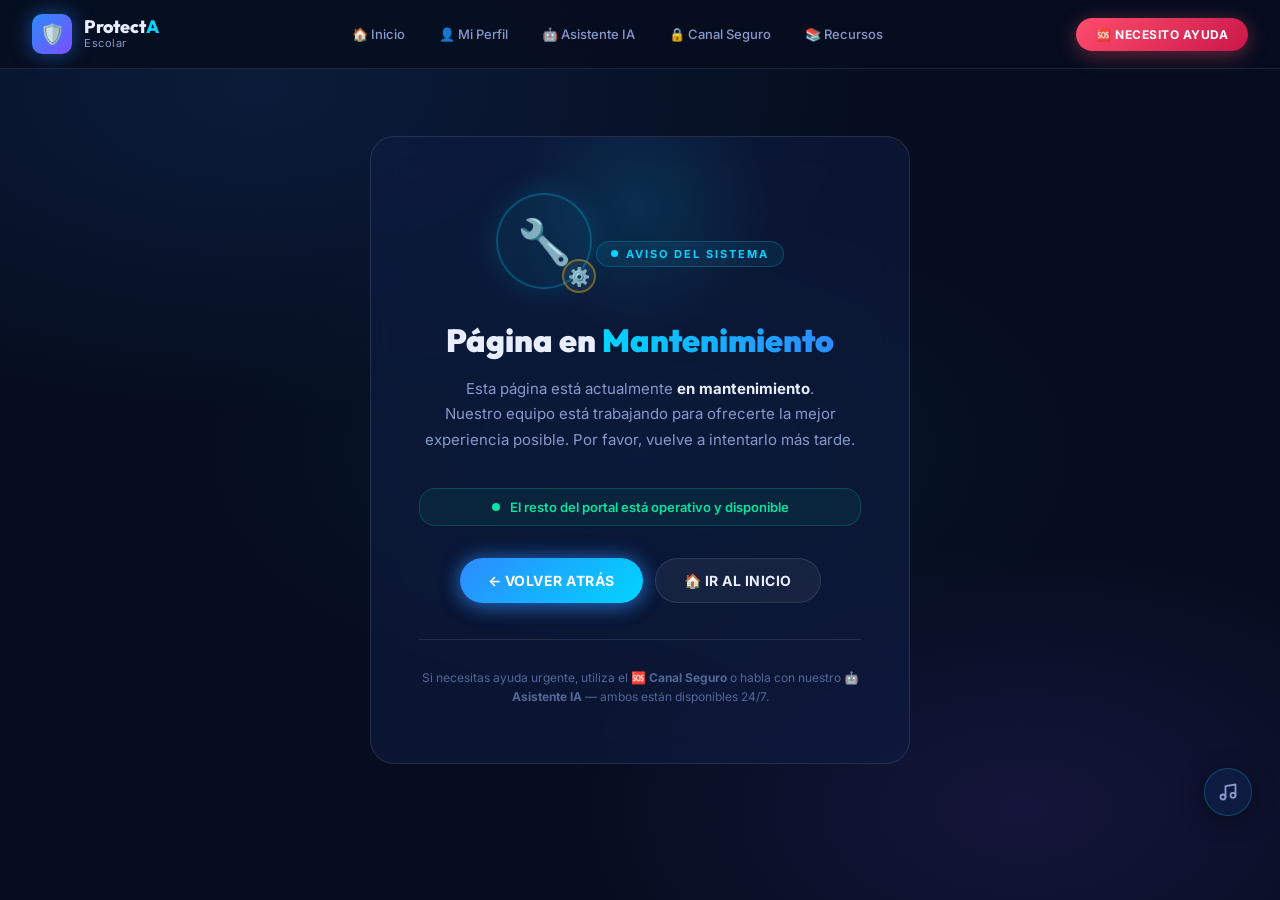
<file: mantenimiento.html>
<!DOCTYPE html>
<html lang="es">
<head>
  <meta charset="UTF-8" />
  <meta name="viewport" content="width=device-width, initial-scale=1.0" />
  <title>ProtectA Escolar — En Mantenimiento</title>
  <meta name="description" content="Esta sección de ProtectA Escolar está temporalmente en mantenimiento. Vuelve pronto." />
  <link rel="stylesheet" href="css/styles.css" />
  <style>
    /* ── Maintenance Page ─────────────────────────────────────────── */
    .mant-wrapper {
      min-height: 100vh;
      display: flex;
      align-items: center;
      justify-content: center;
      padding: 24px;
      position: relative;
      z-index: 1;
    }

    .mant-card {
      max-width: 540px;
      width: 100%;
      text-align: center;
      padding: 56px 48px;
      position: relative;
      overflow: hidden;
    }

    /* Glow ring decoration */
    .mant-card::before {
      content: '';
      position: absolute;
      top: -60px;
      left: 50%;
      transform: translateX(-50%);
      width: 260px;
      height: 260px;
      background: radial-gradient(circle, rgba(0,212,255,0.12) 0%, transparent 70%);
      pointer-events: none;
    }

    /* ── Icon ─────────────────────────────────────────────────────── */
    .mant-icon-wrap {
      position: relative;
      display: inline-flex;
      align-items: center;
      justify-content: center;
      margin-bottom: 32px;
    }

    .mant-icon-ring {
      width: 96px;
      height: 96px;
      border-radius: 50%;
      background: rgba(0,212,255,0.07);
      border: 2px solid rgba(0,212,255,0.25);
      display: flex;
      align-items: center;
      justify-content: center;
      font-size: 44px;
      animation: pulse-ring 3s ease-in-out infinite;
      box-shadow: 0 0 32px rgba(0,212,255,0.15);
    }

    @keyframes pulse-ring {
      0%, 100% { box-shadow: 0 0 24px rgba(0,212,255,0.12); }
      50%       { box-shadow: 0 0 48px rgba(0,212,255,0.28), 0 0 80px rgba(0,212,255,0.08); }
    }

    /* Floating gear badge */
    .mant-badge {
      position: absolute;
      bottom: -4px;
      right: -4px;
      width: 34px;
      height: 34px;
      border-radius: 50%;
      background: var(--glass-bg);
      border: 2px solid rgba(255,184,0,0.4);
      display: flex;
      align-items: center;
      justify-content: center;
      font-size: 18px;
      animation: spin-slow 8s linear infinite;
    }

    @keyframes spin-slow {
      from { transform: rotate(0deg); }
      to   { transform: rotate(360deg); }
    }

    /* ── Text ─────────────────────────────────────────────────────── */
    .mant-eyebrow {
      display: inline-flex;
      align-items: center;
      gap: 8px;
      font-size: 11px;
      font-weight: 700;
      letter-spacing: 2px;
      text-transform: uppercase;
      color: var(--accent-cyan);
      background: rgba(0,212,255,0.08);
      border: 1px solid rgba(0,212,255,0.2);
      border-radius: 100px;
      padding: 5px 14px;
      margin-bottom: 24px;
    }

    .mant-eyebrow-dot {
      width: 7px;
      height: 7px;
      border-radius: 50%;
      background: var(--accent-cyan);
      animation: blink 1.6s ease-in-out infinite;
    }

    @keyframes blink {
      0%, 100% { opacity: 1; }
      50%       { opacity: 0.3; }
    }

    .mant-title {
      font-family: var(--font-display);
      font-size: 32px;
      font-weight: 900;
      color: var(--text-primary);
      line-height: 1.2;
      margin-bottom: 16px;
    }

    .mant-title span {
      background: linear-gradient(90deg, var(--accent-cyan), var(--accent-blue));
      -webkit-background-clip: text;
      -webkit-text-fill-color: transparent;
      background-clip: text;
    }

    .mant-desc {
      font-size: 15px;
      color: var(--text-secondary);
      line-height: 1.7;
      margin-bottom: 36px;
    }

    .mant-desc strong {
      color: var(--text-primary);
    }

    /* ── Status bar ───────────────────────────────────────────────── */
    .mant-status {
      display: flex;
      align-items: center;
      justify-content: center;
      gap: 10px;
      font-size: 13px;
      color: var(--accent-green);
      font-weight: 600;
      background: rgba(0,229,160,0.06);
      border: 1px solid rgba(0,229,160,0.2);
      border-radius: var(--radius-md);
      padding: 10px 20px;
      margin-bottom: 32px;
    }

    .mant-status-dot {
      width: 8px;
      height: 8px;
      border-radius: 50%;
      background: var(--accent-green);
      animation: blink 1.4s ease-in-out infinite;
    }

    /* ── Actions ──────────────────────────────────────────────────── */
    .mant-actions {
      display: flex;
      gap: 12px;
      justify-content: center;
      flex-wrap: wrap;
    }

    /* ── Divider ──────────────────────────────────────────────────── */
    .mant-divider {
      margin: 36px 0 28px;
      border: none;
      border-top: 1px solid var(--glass-border);
    }

    .mant-note {
      font-size: 12px;
      color: var(--text-muted);
      line-height: 1.6;
    }

    @media (max-width: 480px) {
      .mant-card { padding: 36px 24px; }
      .mant-title { font-size: 26px; }
      .mant-actions { flex-direction: column; }
    }
  </style>
</head>
<body>
  <div class="particles" id="particles" aria-hidden="true"></div>

  <!-- Navigation -->
  <nav class="navbar" role="navigation" aria-label="Navegación principal">
    <div class="nav-brand" role="button" tabindex="0" onclick="history.back()" aria-label="Volver atrás">
      <div class="nav-logo" aria-hidden="true">🛡️</div>
      <div class="nav-brand-text">
        <div class="brand-name">Protect<span>A</span></div>
        <div class="brand-sub">Escolar</div>
      </div>
    </div>
    <ul class="nav-links" role="menubar">
      <li><button class="nav-link" data-page="portada" role="menuitem">🏠 Inicio</button></li>
      <li><button class="nav-link" data-page="perfil" role="menuitem">👤 Mi Perfil</button></li>
      <li><button class="nav-link" data-page="asistente" role="menuitem">🤖 Asistente IA</button></li>
      <li><button class="nav-link" data-page="canal" role="menuitem">🔒 Canal Seguro</button></li>
      <li><button class="nav-link" data-page="recursos" role="menuitem">📚 Recursos</button></li>
    </ul>
    <div class="nav-sos">
      <button class="btn btn-danger btn-sm" onclick="navigateTo('canal')"
        aria-label="Solicitar ayuda urgente">🆘 Necesito Ayuda</button>
    </div>
  </nav>

  <!-- Main Content -->
  <main class="mant-wrapper" role="main">
    <div class="glass-card mant-card animate-on-scroll">

      <!-- Icon -->
      <div class="mant-icon-wrap" aria-hidden="true">
        <div class="mant-icon-ring">🔧</div>
        <div class="mant-badge">⚙️</div>
      </div>

      <!-- Eyebrow -->
      <div class="mant-eyebrow">
        <div class="mant-eyebrow-dot"></div>
        Aviso del sistema
      </div>

      <!-- Heading -->
      <h1 class="mant-title" id="mant-heading">
        Página en <span>Mantenimiento</span>
      </h1>

      <!-- Description -->
      <p class="mant-desc">
        Esta página está actualmente <strong>en mantenimiento</strong>.<br />
        Nuestro equipo está trabajando para ofrecerte la mejor experiencia posible.
        Por favor, vuelve a intentarlo más tarde.
      </p>

      <!-- Status -->
      <div class="mant-status" role="status" aria-live="polite">
        <div class="mant-status-dot"></div>
        El resto del portal está operativo y disponible
      </div>

      <!-- Actions -->
      <div class="mant-actions">
        <button class="btn btn-primary" id="btn-mant-volver" onclick="history.back()"
          aria-label="Volver a la página anterior">
          ← Volver atrás
        </button>
        <button class="btn btn-ghost" id="btn-mant-inicio" onclick="navigateTo('portada')"
          aria-label="Ir a la página de inicio">
          🏠 Ir al Inicio
        </button>
      </div>

      <hr class="mant-divider" />

      <!-- Note -->
      <p class="mant-note">
        Si necesitas ayuda urgente, utiliza el <strong>🆘 Canal Seguro</strong> o habla con nuestro
        <strong>🤖 Asistente IA</strong> — ambos están disponibles 24/7.
      </p>

    </div>
  </main>

  <script src="js/main.js"></script>
  <script src="js/music.js"></script>
</body>
</html>
</file>
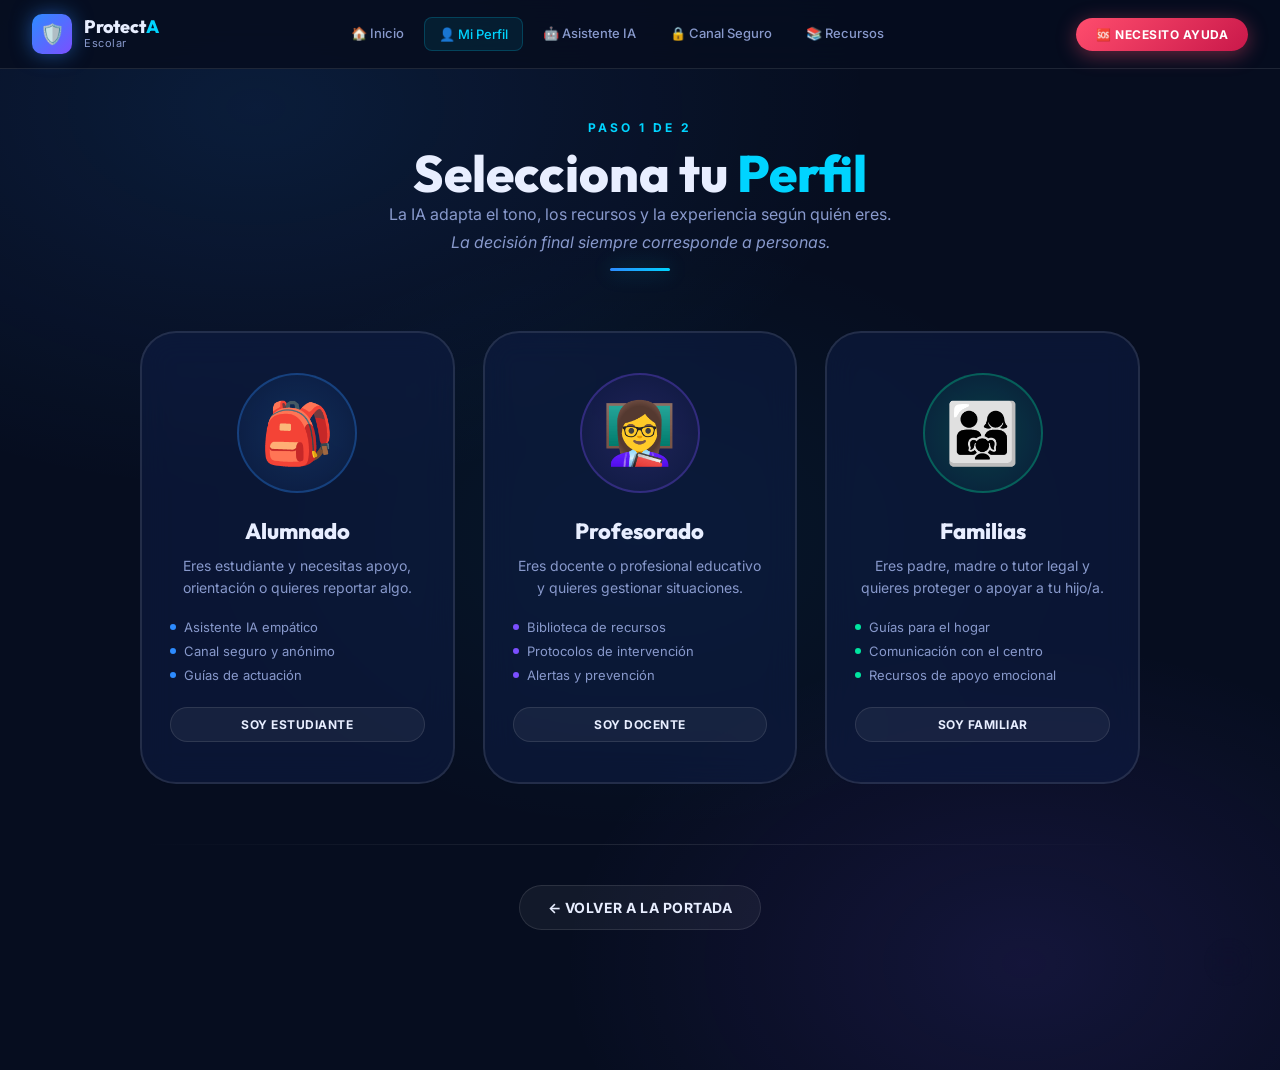
<file: perfil.html>
<!DOCTYPE html>
<html lang="es">
<head>
  <meta charset="UTF-8" />
  <meta name="viewport" content="width=device-width, initial-scale=1.0" />
  <title>ProtectA Escolar — Selección de Perfil</title>
  <meta name="description" content="Selecciona tu perfil en ProtectA Escolar para recibir recursos, orientación y apoyo adaptados a tus necesidades como estudiante, docente o familia." />
  <link rel="stylesheet" href="css/styles.css" />
  <style>
    /* ── Profile Page Styles ──────────────────────────────────── */
    .profile-page {
      min-height: 100vh;
      padding: 120px 24px 80px;
      position: relative;
      z-index: 1;
    }

    .profile-header {
      text-align: center;
      max-width: 640px;
      margin: 0 auto 60px;
      animation: fade-in-up 0.6s ease forwards;
    }

    .profile-selector-grid {
      display: grid;
      grid-template-columns: repeat(3, 1fr);
      gap: 28px;
      max-width: 1000px;
      margin: 0 auto 60px;
    }

    .profile-card {
      padding: 40px 28px;
      text-align: center;
      cursor: pointer;
      border-radius: var(--radius-xl);
      background: var(--bg-card);
      backdrop-filter: blur(16px);
      border: 2px solid var(--glass-border);
      transition: var(--transition);
      position: relative;
      overflow: hidden;
      animation: fade-in-up 0.6s ease forwards;
    }

    .profile-card::before {
      content: '';
      position: absolute;
      inset: 0;
      background: linear-gradient(135deg, transparent 60%, rgba(45, 139, 255, 0.05));
      opacity: 0;
      transition: var(--transition);
    }

    .profile-card:hover { transform: translateY(-8px); }
    .profile-card:hover::before { opacity: 1; }

    .profile-card.selected {
      border-color: var(--accent-cyan);
      box-shadow: 0 0 0 2px rgba(0, 212, 255, 0.2), var(--glow-cyan);
      background: rgba(0, 212, 255, 0.06);
    }

    .profile-card.card-student:hover,
    .profile-card.card-student.selected {
      border-color: var(--accent-blue);
      box-shadow: 0 0 0 2px rgba(45, 139, 255, 0.2), var(--glow-blue);
    }

    .profile-card.card-teacher:hover,
    .profile-card.card-teacher.selected {
      border-color: var(--accent-purple);
      box-shadow: 0 0 0 2px rgba(123, 79, 255, 0.2), var(--glow-purple);
    }

    .profile-card.card-family:hover,
    .profile-card.card-family.selected {
      border-color: var(--accent-green);
      box-shadow: 0 0 0 2px rgba(0, 229, 160, 0.2), 0 0 20px rgba(0, 229, 160, 0.4);
    }

    .profile-avatar-wrap {
      width: 120px;
      height: 120px;
      border-radius: 50%;
      margin: 0 auto 24px;
      display: flex;
      align-items: center;
      justify-content: center;
      font-size: 60px;
      position: relative;
      transition: var(--transition);
    }

    .profile-avatar-wrap.blue   { background: radial-gradient(circle, rgba(45,139,255,0.18), rgba(45,139,255,0.04)); border: 2px solid rgba(45,139,255,0.3); }
    .profile-avatar-wrap.purple { background: radial-gradient(circle, rgba(123,79,255,0.18), rgba(123,79,255,0.04)); border: 2px solid rgba(123,79,255,0.3); }
    .profile-avatar-wrap.green  { background: radial-gradient(circle, rgba(0,229,160,0.18), rgba(0,229,160,0.04)); border: 2px solid rgba(0,229,160,0.3); }

    .profile-card:hover .profile-avatar-wrap { transform: scale(1.08); }

    .profile-check {
      position: absolute;
      top: -6px;
      right: -6px;
      width: 30px;
      height: 30px;
      background: var(--accent-green);
      border-radius: 50%;
      display: flex;
      align-items: center;
      justify-content: center;
      font-size: 16px;
      opacity: 0;
      transform: scale(0.5);
      transition: var(--transition);
      box-shadow: 0 0 12px rgba(0, 229, 160, 0.5);
    }

    .profile-card.selected .profile-check { opacity: 1; transform: scale(1); }

    .profile-name {
      font-family: var(--font-display);
      font-size: 22px;
      font-weight: 800;
      margin-bottom: 10px;
      color: var(--text-primary);
    }

    .profile-desc {
      font-size: 14px;
      color: var(--text-secondary);
      line-height: 1.6;
      margin-bottom: 20px;
    }

    .profile-features {
      display: flex;
      flex-direction: column;
      gap: 8px;
      margin-bottom: 24px;
      text-align: left;
    }

    .profile-feature {
      display: flex;
      align-items: center;
      gap: 8px;
      font-size: 13px;
      color: var(--text-secondary);
    }

    .profile-feature .dot {
      width: 6px;
      height: 6px;
      border-radius: 50%;
      flex-shrink: 0;
    }

    .dot-blue   { background: var(--accent-blue); }
    .dot-purple { background: var(--accent-purple); }
    .dot-green  { background: var(--accent-green); }

    /* ── Profile Action Bar ──────────────────────────────────────── */
    .profile-action-bar {
      max-width: 1000px;
      margin: 0 auto;
      animation: fade-in-up 0.8s ease forwards;
    }

    .action-bar-inner {
      display: flex;
      align-items: center;
      justify-content: space-between;
      gap: 20px;
      padding: 28px 36px;
      flex-wrap: wrap;
    }

    .action-bar-info { flex: 1; }

    .action-bar-title {
      font-family: var(--font-display);
      font-size: 18px;
      font-weight: 700;
      color: var(--text-primary);
      margin-bottom: 4px;
    }

    .action-bar-sub {
      font-size: 13px;
      color: var(--text-secondary);
    }

    .action-bar-buttons {
      display: flex;
      gap: 12px;
      flex-wrap: wrap;
    }

    /* ── Adapt message panel ─────────────────────────────────────── */
    .adapt-panel {
      max-width: 1000px;
      margin: 32px auto 0;
      padding: 24px 32px;
      display: none;
    }

    .adapt-panel.visible { display: flex; align-items: center; gap: 20px; flex-wrap: wrap; }

    .adapt-icon {
      width: 48px;
      height: 48px;
      border-radius: var(--radius-md);
      background: rgba(0, 212, 255, 0.12);
      display: flex;
      align-items: center;
      justify-content: center;
      font-size: 24px;
      flex-shrink: 0;
    }

    .adapt-text-title {
      font-weight: 700;
      font-size: 15px;
      margin-bottom: 4px;
      color: var(--accent-cyan);
    }

    .adapt-text-sub {
      font-size: 13px;
      color: var(--text-secondary);
      line-height: 1.5;
    }

    @media (max-width: 760px) {
      .profile-selector-grid { grid-template-columns: 1fr; max-width: 400px; }
      .action-bar-inner { flex-direction: column; align-items: stretch; }
    }

    /* ── Profile Popup Modal ─────────────────────────────────────── */
    .profile-modal-overlay {
      display: none;
      position: fixed;
      inset: 0;
      background: rgba(5, 8, 22, 0.80);
      backdrop-filter: blur(12px);
      -webkit-backdrop-filter: blur(12px);
      z-index: 9999;
      align-items: center;
      justify-content: center;
      padding: 24px;
    }

    .profile-modal-overlay.open {
      display: flex;
      animation: modal-bg-in 0.25s ease forwards;
    }

    @keyframes modal-bg-in {
      from { opacity: 0; }
      to   { opacity: 1; }
    }

    .profile-modal-box {
      background: var(--bg-card);
      backdrop-filter: blur(24px);
      -webkit-backdrop-filter: blur(24px);
      border-radius: var(--radius-xl);
      padding: 48px 40px 36px;
      max-width: 440px;
      width: 100%;
      text-align: center;
      position: relative;
      animation: modal-pop-in 0.35s cubic-bezier(0.34, 1.56, 0.64, 1) forwards;
    }

    @keyframes modal-pop-in {
      from { opacity: 0; transform: scale(0.80) translateY(30px); }
      to   { opacity: 1; transform: scale(1) translateY(0); }
    }

    .profile-modal-box.theme-blue   { border: 2px solid rgba(45,139,255,0.5);  box-shadow: 0 0 60px rgba(45,139,255,0.25),  0 24px 80px rgba(0,0,0,0.6); }
    .profile-modal-box.theme-purple { border: 2px solid rgba(123,79,255,0.5); box-shadow: 0 0 60px rgba(123,79,255,0.25), 0 24px 80px rgba(0,0,0,0.6); }
    .profile-modal-box.theme-green  { border: 2px solid rgba(0,229,160,0.5);  box-shadow: 0 0 60px rgba(0,229,160,0.25),  0 24px 80px rgba(0,0,0,0.6); }

    .profile-modal-close {
      position: absolute;
      top: 16px;
      right: 16px;
      width: 32px;
      height: 32px;
      border-radius: 50%;
      border: 1px solid var(--glass-border);
      background: var(--glass-bg);
      color: var(--text-secondary);
      font-size: 16px;
      cursor: pointer;
      display: flex;
      align-items: center;
      justify-content: center;
      transition: var(--transition);
    }

    .profile-modal-close:hover {
      background: rgba(255,77,109,0.15);
      border-color: rgba(255,77,109,0.4);
      color: var(--accent-red);
    }

    .profile-modal-emoji {
      font-size: 72px;
      margin-bottom: 16px;
      display: block;
      animation: emoji-bounce 0.6s cubic-bezier(0.34, 1.56, 0.64, 1) 0.2s both;
    }

    @keyframes emoji-bounce {
      from { transform: scale(0.3) rotate(-15deg); opacity: 0; }
      to   { transform: scale(1) rotate(0deg);     opacity: 1; }
    }

    .profile-modal-badge {
      display: inline-flex;
      align-items: center;
      gap: 6px;
      padding: 5px 14px;
      border-radius: 20px;
      font-size: 12px;
      font-weight: 700;
      text-transform: uppercase;
      letter-spacing: 1px;
      margin-bottom: 16px;
    }

    .badge-blue   { background: rgba(45,139,255,0.15);  color: var(--accent-cyan);   border: 1px solid rgba(0,212,255,0.3); }
    .badge-purple { background: rgba(123,79,255,0.15); color: var(--accent-violet); border: 1px solid rgba(168,85,247,0.3); }
    .badge-green  { background: rgba(0,229,160,0.15);  color: var(--accent-green);  border: 1px solid rgba(0,229,160,0.3); }

    .profile-modal-title {
      font-family: var(--font-display);
      font-size: 26px;
      font-weight: 800;
      color: var(--text-primary);
      margin-bottom: 12px;
    }

    .profile-modal-sub {
      font-size: 14px;
      color: var(--text-secondary);
      line-height: 1.7;
      margin-bottom: 28px;
    }

    .profile-modal-checkmark {
      width: 48px;
      height: 48px;
      border-radius: 50%;
      background: rgba(0,229,160,0.15);
      border: 2px solid rgba(0,229,160,0.4);
      display: flex;
      align-items: center;
      justify-content: center;
      font-size: 22px;
      margin: 0 auto 20px;
      animation: check-pop 0.4s cubic-bezier(0.34, 1.56, 0.64, 1) 0.4s both;
    }

    @keyframes check-pop {
      from { transform: scale(0); opacity: 0; }
      to   { transform: scale(1); opacity: 1; }
    }
  </style>
</head>
<body>
  <div class="particles" id="particles" aria-hidden="true"></div>

  <nav class="navbar" role="navigation" aria-label="Navegación principal">
    <div class="nav-brand" role="button" tabindex="0" aria-label="Ir a Portada">
      <div class="nav-logo" aria-hidden="true">🛡️</div>
      <div class="nav-brand-text">
        <div class="brand-name">Protect<span>A</span></div>
        <div class="brand-sub">Escolar</div>
      </div>
    </div>
    <ul class="nav-links" role="menubar">
      <li><button class="nav-link" data-page="portada" role="menuitem">🏠 Inicio</button></li>
      <li><button class="nav-link active" data-page="perfil" role="menuitem">👤 Mi Perfil</button></li>
      <li><button class="nav-link" data-page="asistente" role="menuitem">🤖 Asistente IA</button></li>
      <li><button class="nav-link" data-page="canal" role="menuitem">🔒 Canal Seguro</button></li>
      <li><button class="nav-link" data-page="recursos" role="menuitem">📚 Recursos</button></li>
    </ul>
    <div class="nav-sos">
      <span class="nav-badge" id="nav-profile-badge" style="display:none;"></span>
      <button class="btn btn-danger btn-sm" onclick="navigateTo('canal')" id="btn-sos-perfil">🆘 Necesito Ayuda</button>
    </div>
    <!-- Hamburger button (mobile) -->
    <button class="nav-hamburger" id="nav-hamburger" aria-label="Abrir menú de navegación" aria-expanded="false" aria-controls="nav-mobile-panel">
      <span></span><span></span><span></span>
    </button>
  </nav>

  <!-- Mobile Nav Panel -->
  <div class="nav-mobile-panel" id="nav-mobile-panel" role="navigation" aria-label="Menú móvil">
    <button class="nav-link" data-page="portada">🏠 Inicio</button>
    <button class="nav-link active" data-page="perfil">👤 Mi Perfil</button>
    <button class="nav-link" data-page="asistente">🤖 Asistente IA</button>
    <button class="nav-link" data-page="canal">🔒 Canal Seguro</button>
    <button class="nav-link" data-page="recursos">📚 Recursos</button>
    <div class="nav-mobile-sos">
      <button class="btn btn-danger btn-sm" onclick="navigateTo('canal'); closeMobileMenu()" aria-label="Solicitar ayuda urgente">🆘 Necesito Ayuda</button>
    </div>
  </div>

  <main class="profile-page page-wrapper" role="main">
    <div class="profile-header">
      <div class="section-label">Paso 1 de 2</div>
      <h1 class="section-title">Selecciona tu <span>Perfil</span></h1>
      <p class="section-subtitle" style="margin: 0 auto; text-align:center;">
        La IA adapta el tono, los recursos y la experiencia según quién eres.<br/>
        <em>La decisión final siempre corresponde a personas.</em>
      </p>
      <div class="accent-line"></div>
    </div>

    <!-- Profile Cards -->
    <div class="profile-selector-grid" id="profile-grid" role="radiogroup" aria-label="Selección de perfil de usuario">

      <div class="profile-card card-student" id="card-alumnado" role="radio" aria-checked="false" tabindex="0" data-profile="alumnado" onclick="selectProfile('alumnado')" onkeydown="if(event.key==='Enter'||event.key===' ')selectProfile('alumnado')">
        <div class="profile-avatar-wrap blue" aria-hidden="true">
          🎒
          <div class="profile-check">✓</div>
        </div>
        <h2 class="profile-name">Alumnado</h2>
        <p class="profile-desc">Eres estudiante y necesitas apoyo, orientación o quieres reportar algo.</p>
        <div class="profile-features">
          <div class="profile-feature"><div class="dot dot-blue"></div>Asistente IA empático</div>
          <div class="profile-feature"><div class="dot dot-blue"></div>Canal seguro y anónimo</div>
          <div class="profile-feature"><div class="dot dot-blue"></div>Guías de actuación</div>
        </div>
        <button class="btn btn-ghost btn-sm w-full" tabindex="-1" aria-hidden="true">Soy Estudiante</button>
      </div>

      <div class="profile-card card-teacher" id="card-profesorado" role="radio" aria-checked="false" tabindex="0" data-profile="profesorado" onclick="selectProfile('profesorado')" onkeydown="if(event.key==='Enter'||event.key===' ')selectProfile('profesorado')">
        <div class="profile-avatar-wrap purple" aria-hidden="true">
          👩‍🏫
          <div class="profile-check">✓</div>
        </div>
        <h2 class="profile-name">Profesorado</h2>
        <p class="profile-desc">Eres docente o profesional educativo y quieres gestionar situaciones.</p>
        <div class="profile-features">
          <div class="profile-feature"><div class="dot dot-purple"></div>Biblioteca de recursos</div>
          <div class="profile-feature"><div class="dot dot-purple"></div>Protocolos de intervención</div>
          <div class="profile-feature"><div class="dot dot-purple"></div>Alertas y prevención</div>
        </div>
        <button class="btn btn-ghost btn-sm w-full" tabindex="-1" aria-hidden="true">Soy Docente</button>
      </div>

      <div class="profile-card card-family" id="card-familias" role="radio" aria-checked="false" tabindex="0" data-profile="familias" onclick="selectProfile('familias')" onkeydown="if(event.key==='Enter'||event.key===' ')selectProfile('familias')">
        <div class="profile-avatar-wrap green" aria-hidden="true">
          👨‍👩‍👧
          <div class="profile-check">✓</div>
        </div>
        <h2 class="profile-name">Familias</h2>
        <p class="profile-desc">Eres padre, madre o tutor legal y quieres proteger o apoyar a tu hijo/a.</p>
        <div class="profile-features">
          <div class="profile-feature"><div class="dot dot-green"></div>Guías para el hogar</div>
          <div class="profile-feature"><div class="dot dot-green"></div>Comunicación con el centro</div>
          <div class="profile-feature"><div class="dot dot-green"></div>Recursos de apoyo emocional</div>
        </div>
        <button class="btn btn-ghost btn-sm w-full" tabindex="-1" aria-hidden="true">Soy Familiar</button>
      </div>

    </div>

    <!-- Adapt Message Panel (appears on selection) -->
    <div class="glass-card adapt-panel" id="adapt-panel" role="status" aria-live="polite">
      <div class="adapt-icon" aria-hidden="true">✨</div>
      <div>
        <div class="adapt-text-title" id="adapt-title">Perfil seleccionado</div>
        <div class="adapt-text-sub" id="adapt-sub">La IA adapta el tono, imágenes y recursos especialmente para ti.</div>
      </div>
    </div>

    <!-- Action Bar -->
    <div class="profile-action-bar" id="action-bar" style="display:none; margin-top:32px;">
      <div class="glass-card action-bar-inner">
        <div class="action-bar-info">
          <div class="action-bar-title" id="action-bar-title">¿Qué deseas hacer?</div>
          <div class="action-bar-sub">Elige hacia dónde continuar con tu perfil seleccionado.</div>
        </div>
        <div class="action-bar-buttons">
          <button class="btn btn-purple" id="btn-ir-asistente" onclick="navigateTo('asistente')" aria-label="Ir al asistente IA">🤖 Asistente IA</button>
          <button class="btn btn-primary" id="btn-ir-recursos" onclick="navigateTo('recursos')" aria-label="Ver recursos y derivación">📚 Recursos</button>
          <button class="btn btn-ghost" id="btn-ir-canal" onclick="navigateTo('canal')" aria-label="Ir al canal seguro">🔒 Canal Seguro</button>
        </div>
      </div>
    </div>

    <div class="divider" style="max-width:1000px; margin:40px auto;"></div>

    <!-- Back button -->
    <div style="text-align:center; margin-bottom:60px;">
      <button class="btn btn-ghost" id="btn-volver-portada" onclick="navigateTo('portada')" aria-label="Volver a la portada">← Volver a la Portada</button>
    </div>
  </main>

  <!-- ── Profile Selected Popup Modal ──────────────────────────── -->
  <div class="profile-modal-overlay" id="profileModal" role="dialog" aria-modal="true" aria-labelledby="profileModalTitle" onclick="handleProfileModalOverlay(event)">
    <div class="profile-modal-box" id="profileModalBox">
      <button class="profile-modal-close" id="btn-cerrar-perfil-modal" onclick="closeProfileModal()" aria-label="Cerrar">✕</button>
      <span class="profile-modal-emoji" id="modal-emoji" aria-hidden="true">🎒</span>
      <div class="profile-modal-checkmark" aria-hidden="true">✅</div>
      <div class="profile-modal-badge" id="modal-badge">Perfil activado</div>
      <div class="profile-modal-title" id="profileModalTitle">¡Perfil seleccionado!</div>
      <p class="profile-modal-sub" id="modal-sub">La experiencia se ha adaptado para ti.</p>
      <button class="btn btn-primary w-full" id="btn-aceptar-perfil" onclick="closeProfileModal()" aria-label="Aceptar y continuar">
        ¡Entendido, continuar! →
      </button>
    </div>
  </div>

  <script src="js/main.js"></script>
  <script src="js/music.js"></script>
  <script>
    // ── Mobile hamburger menu
    (function() {
      const btn   = document.getElementById('nav-hamburger');
      const panel = document.getElementById('nav-mobile-panel');
      function closeMobileMenu() {
        btn.classList.remove('open'); panel.classList.remove('open');
        btn.setAttribute('aria-expanded', 'false');
      }
      window.closeMobileMenu = closeMobileMenu;
      btn.addEventListener('click', () => {
        const isOpen = panel.classList.toggle('open');
        btn.classList.toggle('open', isOpen);
        btn.setAttribute('aria-expanded', isOpen);
      });
      panel.querySelectorAll('.nav-link').forEach(link => {
        link.addEventListener('click', () => {
          const page = link.getAttribute('data-page');
          if (page) { closeMobileMenu(); navigateTo(page); }
        });
      });
      document.addEventListener('click', (e) => {
        if (!btn.contains(e.target) && !panel.contains(e.target)) closeMobileMenu();
      });
    })();
  </script>
  <script>
    // ── Profile popup data ─────────────────────────────────────────
    const PROFILE_DATA = {
      alumnado: {
        emoji:  '🎒',
        badge:  'Alumnado',
        badgeClass: 'badge-blue',
        theme:  'theme-blue',
        title:  '¡Hola, Estudiante!',
        sub:    'Hemos configurado el portal para ti: tono empático, canal seguro y asistente siempre disponible. Puedes acceder a todos tus recursos desde el menú.'
      },
      profesorado: {
        emoji:  '👩‍🏫',
        badge:  'Profesorado',
        badgeClass: 'badge-purple',
        theme:  'theme-purple',
        title:  '¡Hola, Docente!',
        sub:    'Tienes acceso a protocolos de intervención, biblioteca de recursos y alertas tempranas. Tu experiencia ha sido adaptada para la gestión profesional.'
      },
      familias: {
        emoji:  '👨‍👩‍👧',
        badge:  'Familias',
        badgeClass: 'badge-green',
        theme:  'theme-green',
        title:  '¡Hola, Familia!',
        sub:    'Aquí tienes guías para el hogar, comunicación directa con el centro y apoyo emocional adaptado para acompañar a tu hijo/a.'
      }
    };

    function selectProfile(profile) {
      // Remove previous selection
      document.querySelectorAll('.profile-card').forEach(c => {
        c.classList.remove('selected');
        c.setAttribute('aria-checked', 'false');
      });

      // Select new card
      const card = document.getElementById('card-' + profile);
      if (card) {
        card.classList.add('selected');
        card.setAttribute('aria-checked', 'true');
      }

      // Save state
      ProtectaState.setProfile(profile);

      // Show adapt panel (inline)
      const panel = document.getElementById('adapt-panel');
      const titleEl = document.getElementById('adapt-title');
      const subEl   = document.getElementById('adapt-sub');
      const data    = PROFILE_DATA[profile];

      if (data) {
        titleEl.textContent = data.title;
        subEl.textContent   = data.sub;
      }
      panel.classList.add('visible');

      // Show action bar
      const bar = document.getElementById('action-bar');
      bar.style.display = 'block';
      bar.style.animation = 'fade-in-up 0.5s ease forwards';
      document.getElementById('action-bar-title').textContent =
        `${ProtectaState.getProfileLabel()} — ¿Qué deseas hacer?`;

      // Update nav badge
      const badge = document.getElementById('nav-profile-badge');
      if (badge) {
        badge.textContent = ProtectaState.getProfileLabel();
        badge.style.display = 'inline-flex';
      }

      // ── Open popup modal ────────────────────────────────────────
      openProfileModal(profile);
    }

    function openProfileModal(profile) {
      const data = PROFILE_DATA[profile];
      if (!data) return;

      const box = document.getElementById('profileModalBox');

      // Reset theme classes
      box.classList.remove('theme-blue', 'theme-purple', 'theme-green');
      box.classList.add(data.theme);

      // Fill content
      document.getElementById('modal-emoji').textContent = data.emoji;
      document.getElementById('modal-badge').textContent = '✔ ' + data.badge + ' activado';
      document.getElementById('modal-badge').className   = 'profile-modal-badge ' + data.badgeClass;
      document.getElementById('profileModalTitle').textContent = data.title;
      document.getElementById('modal-sub').textContent  = data.sub;

      // Show overlay
      const overlay = document.getElementById('profileModal');
      overlay.classList.add('open');
      document.body.style.overflow = 'hidden';
      document.getElementById('btn-aceptar-perfil').focus();
    }

    function closeProfileModal() {
      document.getElementById('profileModal').classList.remove('open');
      document.body.style.overflow = '';
    }

    function handleProfileModalOverlay(e) {
      if (e.target === document.getElementById('profileModal')) closeProfileModal();
    }

    document.addEventListener('keydown', (e) => {
      if (e.key === 'Escape') closeProfileModal();
    });

    // Restore saved profile on load
    document.addEventListener('DOMContentLoaded', () => {
      const saved = ProtectaState.getProfile();
      if (saved) selectProfile(saved);
    });
  </script>
</body>
</html>
</file>
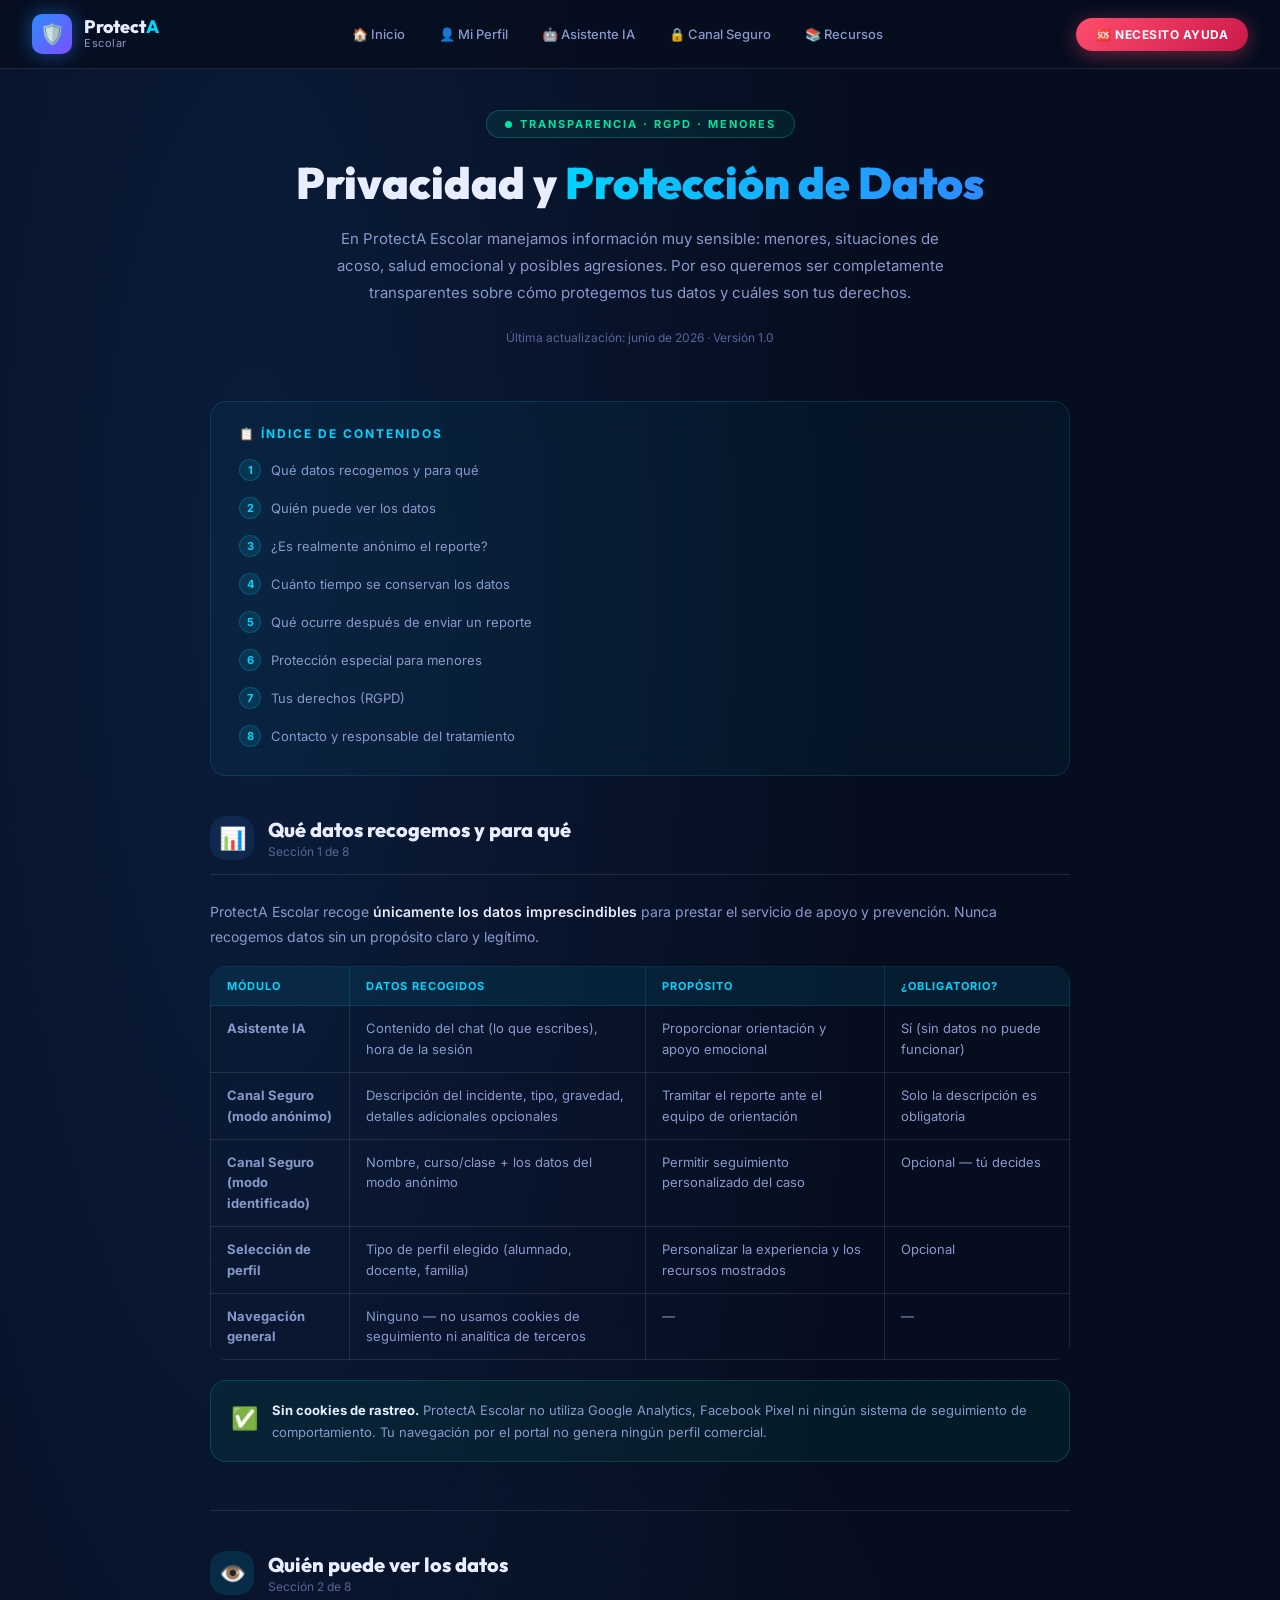
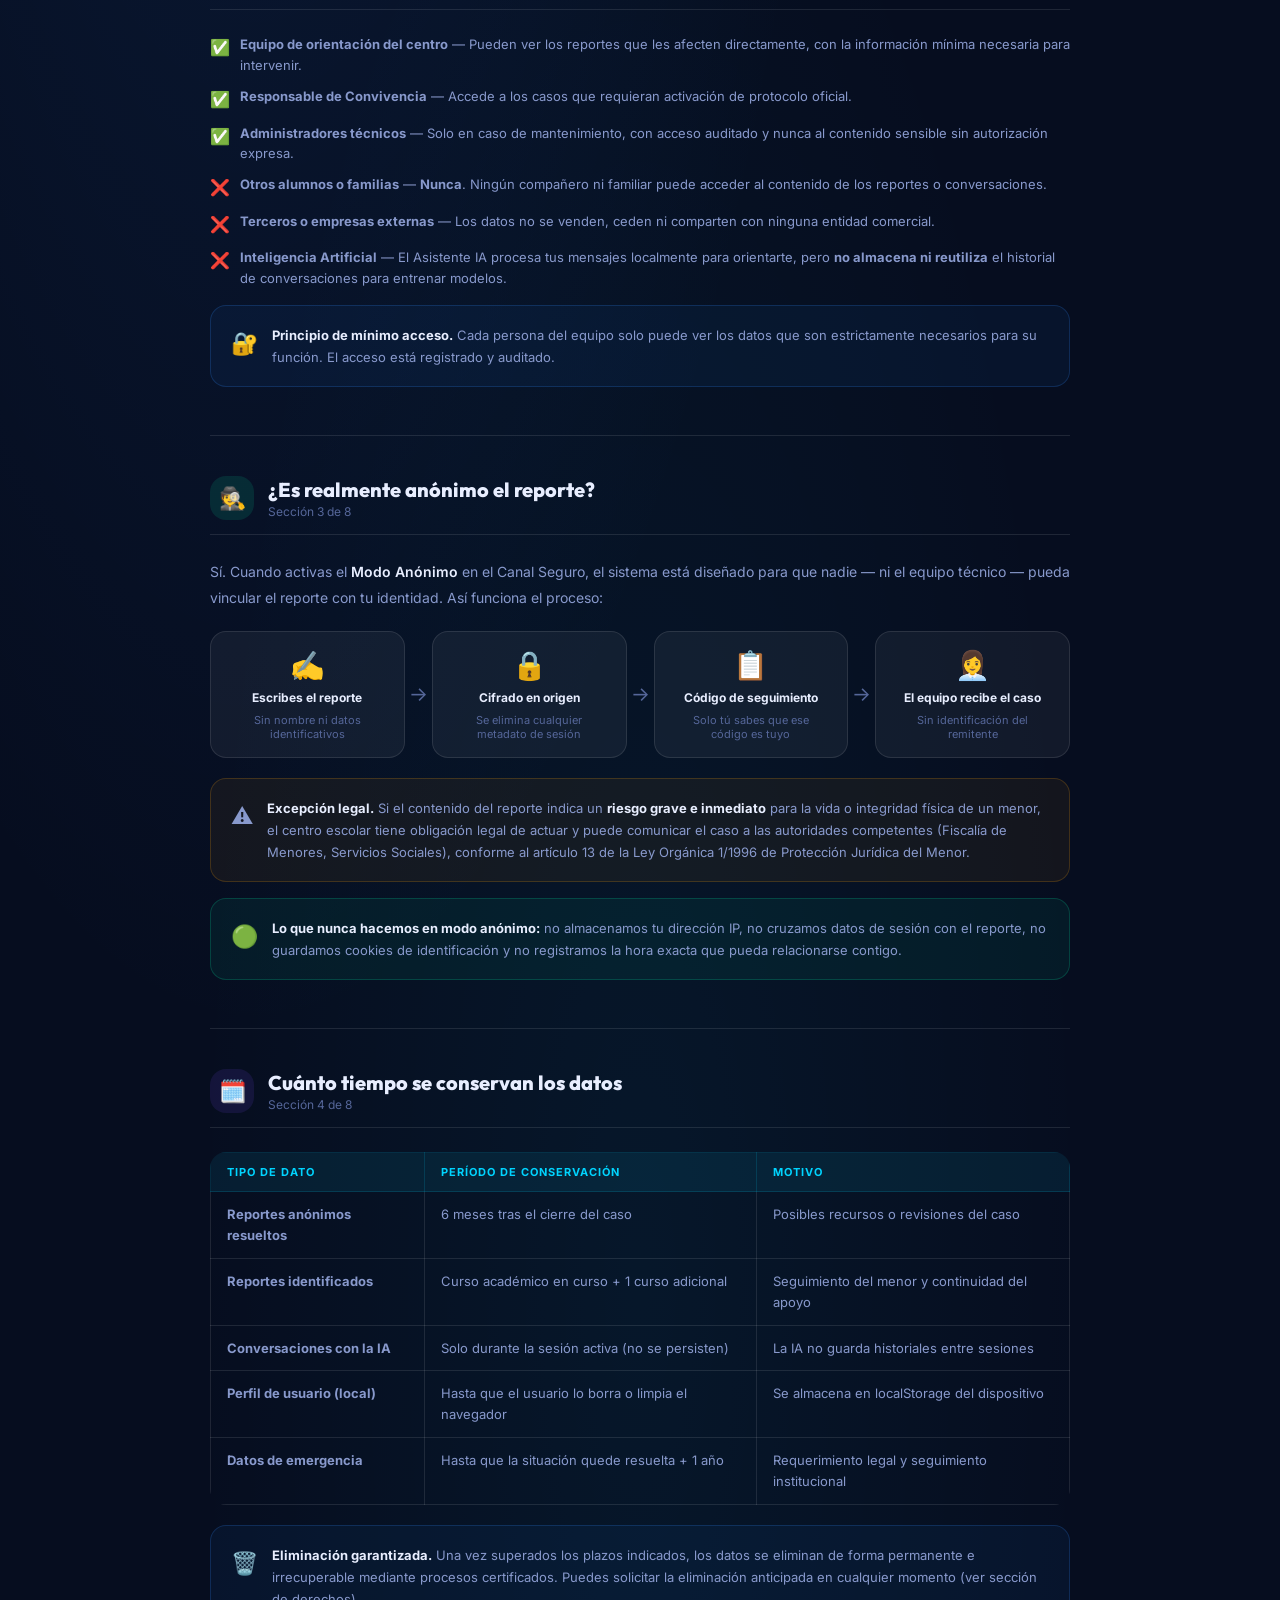
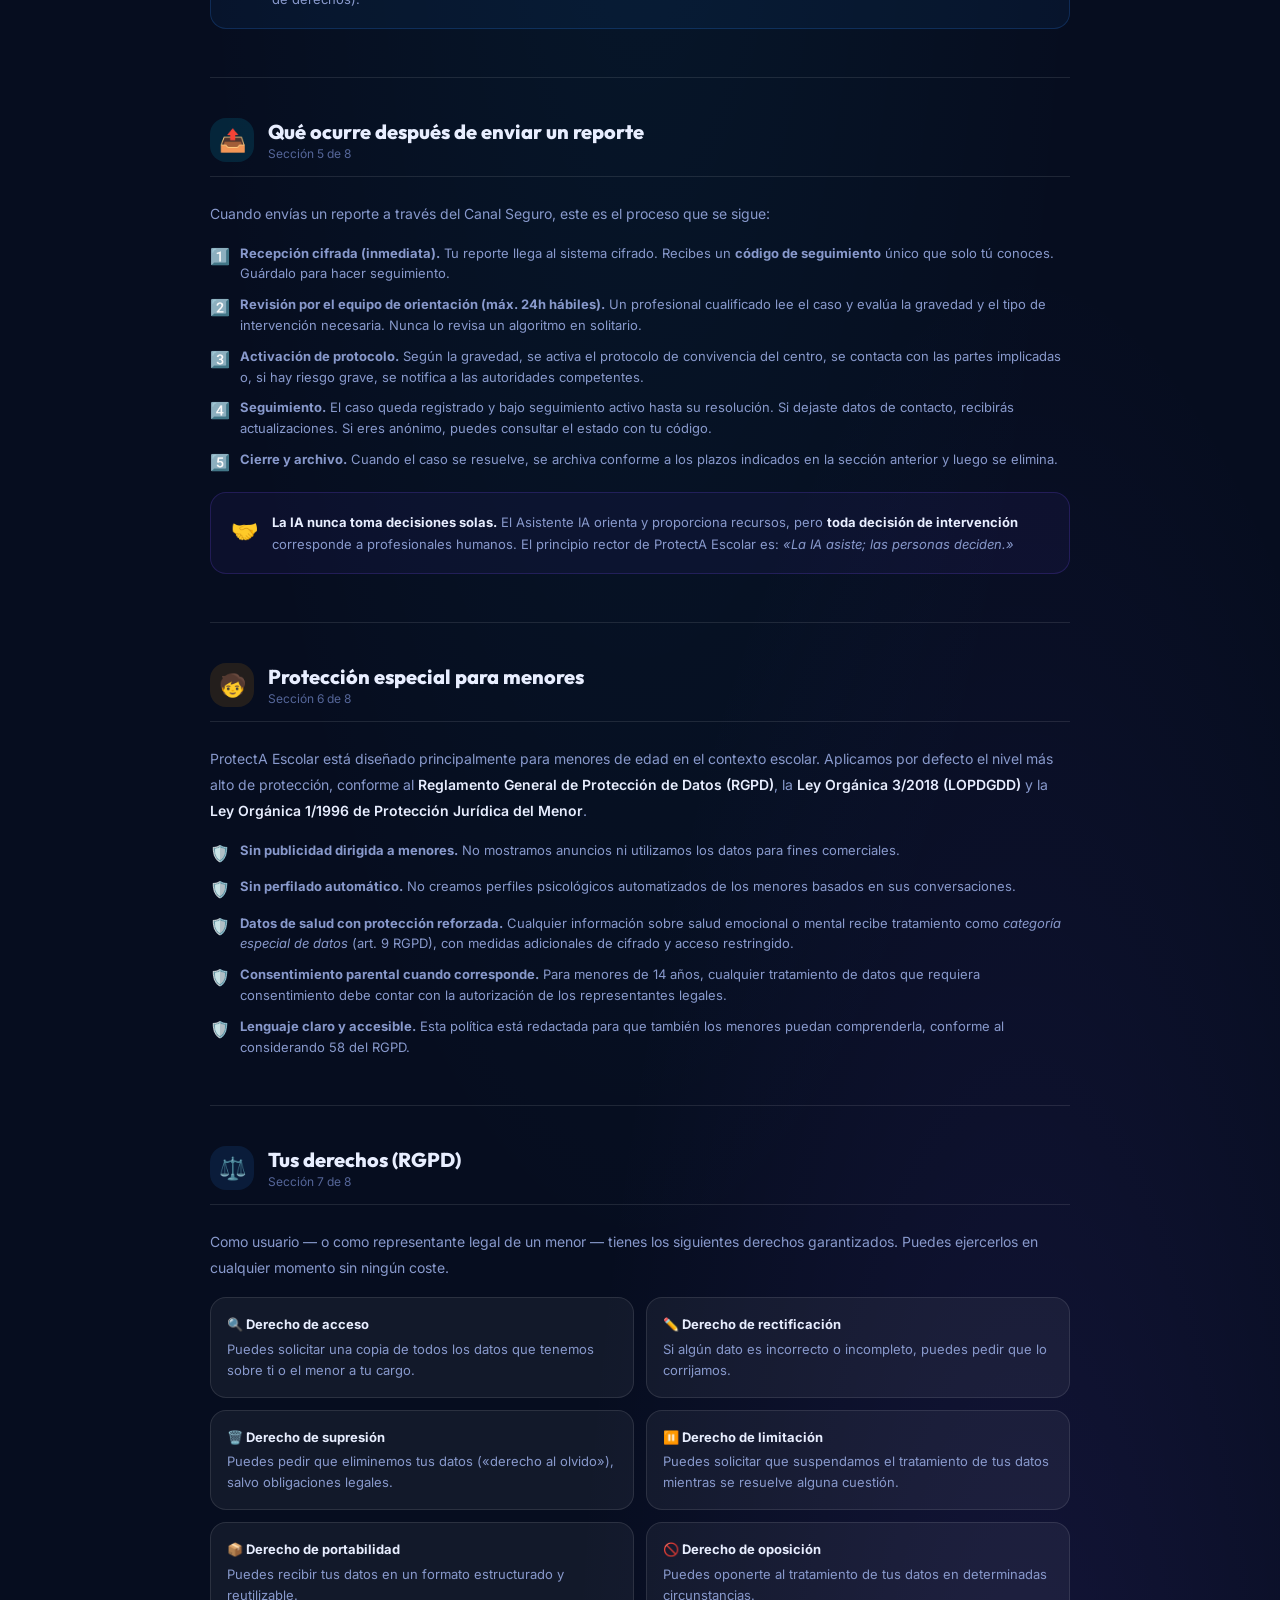
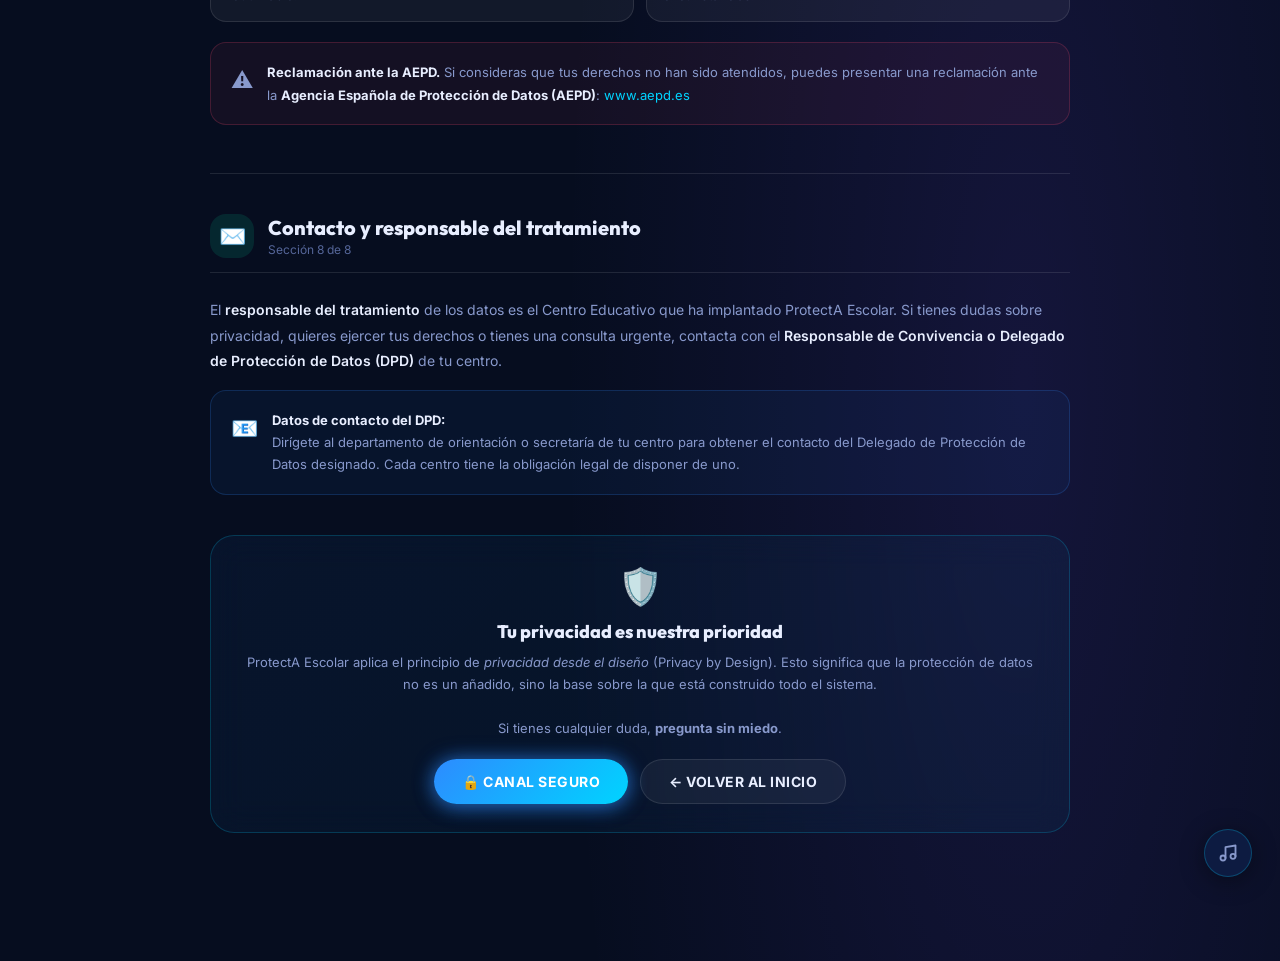
<file: privacidad.html>
<!DOCTYPE html>
<html lang="es">
<head>
  <meta charset="UTF-8" />
  <meta name="viewport" content="width=device-width, initial-scale=1.0" />
  <title>ProtectA Escolar — Privacidad y Protección de Datos</title>
  <meta name="description" content="Política de privacidad de ProtectA Escolar. Qué datos recogemos, quién los ve, cómo protegemos los reportes anónimos y los derechos de los usuarios menores de edad." />
  <link rel="stylesheet" href="css/styles.css" />
  <style>
    /* ── Privacy Page ─────────────────────────────────────────────── */
    .privacy-page {
      min-height: 100vh;
      padding: 110px 24px 80px;
      position: relative;
      z-index: 1;
    }

    .privacy-container {
      max-width: 860px;
      margin: 0 auto;
    }

    /* ── Page Header ─────────────────────────────────────────────── */
    .privacy-hero {
      text-align: center;
      margin-bottom: 56px;
    }

    .privacy-badge {
      display: inline-flex;
      align-items: center;
      gap: 8px;
      padding: 6px 18px;
      border-radius: 100px;
      font-size: 11px;
      font-weight: 700;
      letter-spacing: 2px;
      text-transform: uppercase;
      color: var(--accent-green);
      background: rgba(0,229,160,0.08);
      border: 1px solid rgba(0,229,160,0.25);
      margin-bottom: 20px;
    }

    .privacy-badge-dot {
      width: 7px; height: 7px;
      border-radius: 50%;
      background: var(--accent-green);
    }

    .privacy-title {
      font-family: var(--font-display);
      font-size: clamp(28px, 4vw, 44px);
      font-weight: 900;
      color: var(--text-primary);
      line-height: 1.15;
      margin-bottom: 16px;
    }

    .privacy-title span {
      background: linear-gradient(90deg, var(--accent-cyan), var(--accent-blue));
      -webkit-background-clip: text;
      -webkit-text-fill-color: transparent;
      background-clip: text;
    }

    .privacy-intro {
      font-size: 15px;
      color: var(--text-secondary);
      line-height: 1.8;
      max-width: 640px;
      margin: 0 auto 24px;
    }

    .privacy-updated {
      font-size: 12px;
      color: var(--text-muted);
    }

    /* ── Quick Index ─────────────────────────────────────────────── */
    .privacy-index {
      padding: 24px 28px;
      margin-bottom: 40px;
      background: rgba(0,212,255,0.04);
      border: 1px solid rgba(0,212,255,0.15);
      border-radius: var(--radius-md);
    }

    .privacy-index-title {
      font-size: 12px;
      font-weight: 700;
      letter-spacing: 2px;
      text-transform: uppercase;
      color: var(--accent-cyan);
      margin-bottom: 14px;
    }

    .privacy-index-list {
      display: flex;
      flex-direction: column;
      gap: 8px;
    }

    .privacy-index-link {
      display: flex;
      align-items: center;
      gap: 10px;
      font-size: 13px;
      color: var(--text-secondary);
      text-decoration: none;
      transition: var(--transition);
      padding: 4px 0;
    }

    .privacy-index-link:hover {
      color: var(--accent-cyan);
      transform: translateX(4px);
    }

    .privacy-index-num {
      width: 22px;
      height: 22px;
      border-radius: 50%;
      background: rgba(0,212,255,0.1);
      border: 1px solid rgba(0,212,255,0.2);
      display: flex;
      align-items: center;
      justify-content: center;
      font-size: 11px;
      font-weight: 700;
      color: var(--accent-cyan);
      flex-shrink: 0;
    }

    /* ── Sections ────────────────────────────────────────────────── */
    .privacy-section {
      margin-bottom: 48px;
      scroll-margin-top: 90px;
    }

    .section-anchor {
      display: block;
      position: relative;
      top: -90px;
      visibility: hidden;
    }

    .privacy-section-header {
      display: flex;
      align-items: center;
      gap: 14px;
      margin-bottom: 24px;
      padding-bottom: 14px;
      border-bottom: 1px solid var(--glass-border);
    }

    .privacy-section-icon {
      width: 44px;
      height: 44px;
      border-radius: var(--radius-md);
      display: flex;
      align-items: center;
      justify-content: center;
      font-size: 22px;
      flex-shrink: 0;
    }

    .icon-blue   { background: rgba(45,139,255,0.12); }
    .icon-cyan   { background: rgba(0,212,255,0.12);  }
    .icon-green  { background: rgba(0,229,160,0.12);  }
    .icon-purple { background: rgba(123,79,255,0.12); }
    .icon-red    { background: rgba(255,77,109,0.12); }
    .icon-yellow { background: rgba(245,158,11,0.12); }

    .privacy-section-title {
      font-family: var(--font-display);
      font-size: 20px;
      font-weight: 800;
      color: var(--text-primary);
    }

    .privacy-section-num {
      font-size: 12px;
      color: var(--text-muted);
      margin-top: 2px;
    }

    /* ── Content blocks ──────────────────────────────────────────── */
    .privacy-text {
      font-size: 14px;
      color: var(--text-secondary);
      line-height: 1.85;
      margin-bottom: 16px;
    }

    .privacy-text strong {
      color: var(--text-primary);
      font-weight: 600;
    }

    /* Info card (highlighted) */
    .privacy-info-card {
      display: flex;
      align-items: flex-start;
      gap: 14px;
      padding: 18px 20px;
      border-radius: var(--radius-md);
      margin-bottom: 16px;
      font-size: 13px;
      color: var(--text-secondary);
      line-height: 1.7;
    }

    .privacy-info-card.green  { background: rgba(0,229,160,0.06);  border: 1px solid rgba(0,229,160,0.2); }
    .privacy-info-card.blue   { background: rgba(45,139,255,0.06); border: 1px solid rgba(45,139,255,0.2);}
    .privacy-info-card.purple { background: rgba(123,79,255,0.06); border: 1px solid rgba(123,79,255,0.2);}
    .privacy-info-card.red    { background: rgba(255,77,109,0.06); border: 1px solid rgba(255,77,109,0.2);}
    .privacy-info-card.yellow { background: rgba(245,158,11,0.06); border: 1px solid rgba(245,158,11,0.2);}

    .privacy-info-card strong { color: var(--text-primary); }

    .pic-icon { font-size: 22px; flex-shrink: 0; margin-top: 1px; }

    /* Data table */
    .privacy-table {
      width: 100%;
      border-collapse: collapse;
      font-size: 13px;
      margin-bottom: 20px;
      border-radius: var(--radius-md);
      overflow: hidden;
    }

    .privacy-table th {
      background: rgba(0,212,255,0.08);
      border: 1px solid rgba(0,212,255,0.15);
      padding: 12px 16px;
      text-align: left;
      font-size: 11px;
      font-weight: 700;
      text-transform: uppercase;
      letter-spacing: 1px;
      color: var(--accent-cyan);
    }

    .privacy-table td {
      border: 1px solid var(--glass-border);
      padding: 12px 16px;
      color: var(--text-secondary);
      vertical-align: top;
      line-height: 1.6;
    }

    .privacy-table tr:hover td {
      background: rgba(255,255,255,0.02);
    }

    /* Check list */
    .privacy-check-list {
      display: flex;
      flex-direction: column;
      gap: 10px;
      margin-bottom: 16px;
    }

    .privacy-check-item {
      display: flex;
      align-items: flex-start;
      gap: 10px;
      font-size: 13px;
      color: var(--text-secondary);
      line-height: 1.6;
    }

    .check-icon {
      font-size: 16px;
      flex-shrink: 0;
      margin-top: 1px;
    }

    /* Anonymous diagram */
    .anon-flow {
      display: flex;
      align-items: center;
      gap: 0;
      flex-wrap: wrap;
      margin: 20px 0;
      justify-content: center;
    }

    .anon-step {
      display: flex;
      flex-direction: column;
      align-items: center;
      text-align: center;
      gap: 8px;
      padding: 16px 20px;
      background: var(--glass-bg);
      border: 1px solid var(--glass-border);
      border-radius: var(--radius-md);
      min-width: 120px;
      flex: 1;
    }

    .anon-step-icon { font-size: 28px; }
    .anon-step-label { font-size: 12px; font-weight: 700; color: var(--text-primary); }
    .anon-step-sub { font-size: 11px; color: var(--text-muted); }

    .anon-arrow {
      font-size: 20px;
      color: var(--text-muted);
      padding: 0 4px;
      flex-shrink: 0;
    }

    /* Rights list */
    .rights-grid {
      display: grid;
      grid-template-columns: repeat(2, 1fr);
      gap: 12px;
      margin-bottom: 20px;
    }

    .right-card {
      padding: 16px;
      background: var(--glass-bg);
      border: 1px solid var(--glass-border);
      border-radius: var(--radius-md);
      font-size: 13px;
      color: var(--text-secondary);
      line-height: 1.6;
    }

    .right-card-title {
      font-weight: 700;
      color: var(--text-primary);
      margin-bottom: 4px;
      font-size: 13px;
    }

    /* Contact box */
    .contact-box {
      padding: 28px;
      text-align: center;
      background: linear-gradient(135deg, rgba(45,139,255,0.06), rgba(0,212,255,0.04));
      border: 1px solid rgba(0,212,255,0.2);
      border-radius: var(--radius-lg);
      margin-top: 40px;
    }

    .contact-box-title {
      font-family: var(--font-display);
      font-size: 18px;
      font-weight: 800;
      color: var(--text-primary);
      margin-bottom: 8px;
    }

    .contact-box-sub {
      font-size: 13px;
      color: var(--text-secondary);
      line-height: 1.7;
      margin-bottom: 20px;
    }

    /* Divider */
    .privacy-divider {
      border: none;
      border-top: 1px solid var(--glass-border);
      margin: 40px 0;
    }

    @media (max-width: 600px) {
      .rights-grid { grid-template-columns: 1fr; }
      .privacy-table { font-size: 12px; }
      .anon-flow { flex-direction: column; }
      .anon-arrow { transform: rotate(90deg); }
    }
  </style>
</head>
<body>
  <div class="particles" id="particles" aria-hidden="true"></div>

  <!-- Navigation -->
  <nav class="navbar" role="navigation" aria-label="Navegación principal">
    <div class="nav-brand" role="button" tabindex="0" onclick="navigateTo('portada')" aria-label="Ir a portada">
      <div class="nav-logo" aria-hidden="true">🛡️</div>
      <div class="nav-brand-text">
        <div class="brand-name">Protect<span>A</span></div>
        <div class="brand-sub">Escolar</div>
      </div>
    </div>
    <ul class="nav-links" role="menubar">
      <li><button class="nav-link" data-page="portada" role="menuitem">🏠 Inicio</button></li>
      <li><button class="nav-link" data-page="perfil" role="menuitem">👤 Mi Perfil</button></li>
      <li><button class="nav-link" data-page="asistente" role="menuitem">🤖 Asistente IA</button></li>
      <li><button class="nav-link" data-page="canal" role="menuitem">🔒 Canal Seguro</button></li>
      <li><button class="nav-link" data-page="recursos" role="menuitem">📚 Recursos</button></li>
    </ul>
    <div class="nav-sos">
      <button class="btn btn-danger btn-sm" onclick="navigateTo('canal')" aria-label="Solicitar ayuda urgente">🆘 Necesito Ayuda</button>
    </div>
    <!-- Hamburger button (mobile) -->
    <button class="nav-hamburger" id="nav-hamburger" aria-label="Abrir menú de navegación" aria-expanded="false" aria-controls="nav-mobile-panel">
      <span></span><span></span><span></span>
    </button>
  </nav>

  <!-- Mobile Nav Panel -->
  <div class="nav-mobile-panel" id="nav-mobile-panel" role="navigation" aria-label="Menú móvil">
    <button class="nav-link" data-page="portada">🏠 Inicio</button>
    <button class="nav-link" data-page="perfil">👤 Mi Perfil</button>
    <button class="nav-link" data-page="asistente">🤖 Asistente IA</button>
    <button class="nav-link" data-page="canal">🔒 Canal Seguro</button>
    <button class="nav-link" data-page="recursos">📚 Recursos</button>
    <div class="nav-mobile-sos">
      <button class="btn btn-danger btn-sm" onclick="navigateTo('canal'); closeMobileMenu()" aria-label="Solicitar ayuda urgente">🆘 Necesito Ayuda</button>
    </div>
  </div>

  <main class="privacy-page page-wrapper" role="main">
    <div class="privacy-container">

      <!-- Hero -->
      <div class="privacy-hero">
        <div class="privacy-badge">
          <div class="privacy-badge-dot"></div>
          Transparencia · RGPD · Menores
        </div>
        <h1 class="privacy-title">Privacidad y <span>Protección de Datos</span></h1>
        <p class="privacy-intro">
          En ProtectA Escolar manejamos información muy sensible: menores, situaciones de acoso,
          salud emocional y posibles agresiones. Por eso queremos ser completamente transparentes
          sobre cómo protegemos tus datos y cuáles son tus derechos.
        </p>
        <p class="privacy-updated">Última actualización: junio de 2026 · Versión 1.0</p>
      </div>

      <!-- Quick Index -->
      <div class="privacy-index glass-card" role="navigation" aria-label="Índice de secciones">
        <div class="privacy-index-title">📋 Índice de contenidos</div>
        <nav class="privacy-index-list">
          <a class="privacy-index-link" href="#sec-datos">
            <span class="privacy-index-num">1</span> Qué datos recogemos y para qué
          </a>
          <a class="privacy-index-link" href="#sec-quien">
            <span class="privacy-index-num">2</span> Quién puede ver los datos
          </a>
          <a class="privacy-index-link" href="#sec-anonimato">
            <span class="privacy-index-num">3</span> ¿Es realmente anónimo el reporte?
          </a>
          <a class="privacy-index-link" href="#sec-conservacion">
            <span class="privacy-index-num">4</span> Cuánto tiempo se conservan los datos
          </a>
          <a class="privacy-index-link" href="#sec-despues">
            <span class="privacy-index-num">5</span> Qué ocurre después de enviar un reporte
          </a>
          <a class="privacy-index-link" href="#sec-menores">
            <span class="privacy-index-num">6</span> Protección especial para menores
          </a>
          <a class="privacy-index-link" href="#sec-derechos">
            <span class="privacy-index-num">7</span> Tus derechos (RGPD)
          </a>
          <a class="privacy-index-link" href="#sec-contacto">
            <span class="privacy-index-num">8</span> Contacto y responsable del tratamiento
          </a>
        </nav>
      </div>

      <!-- ══ SECCIÓN 1: Qué datos recogemos ══ -->
      <section class="privacy-section" id="sec-datos">
        <span class="section-anchor" id="sec-datos-anchor"></span>
        <div class="privacy-section-header">
          <div class="privacy-section-icon icon-blue" aria-hidden="true">📊</div>
          <div>
            <div class="privacy-section-title">Qué datos recogemos y para qué</div>
            <div class="privacy-section-num">Sección 1 de 8</div>
          </div>
        </div>

        <p class="privacy-text">
          ProtectA Escolar recoge <strong>únicamente los datos imprescindibles</strong> para
          prestar el servicio de apoyo y prevención. Nunca recogemos datos sin un propósito claro
          y legítimo.
        </p>

        <table class="privacy-table" aria-label="Tabla de datos recogidos según módulo">
          <thead>
            <tr>
              <th>Módulo</th>
              <th>Datos recogidos</th>
              <th>Propósito</th>
              <th>¿Obligatorio?</th>
            </tr>
          </thead>
          <tbody>
            <tr>
              <td><strong>Asistente IA</strong></td>
              <td>Contenido del chat (lo que escribes), hora de la sesión</td>
              <td>Proporcionar orientación y apoyo emocional</td>
              <td>Sí (sin datos no puede funcionar)</td>
            </tr>
            <tr>
              <td><strong>Canal Seguro<br>(modo anónimo)</strong></td>
              <td>Descripción del incidente, tipo, gravedad, detalles adicionales opcionales</td>
              <td>Tramitar el reporte ante el equipo de orientación</td>
              <td>Solo la descripción es obligatoria</td>
            </tr>
            <tr>
              <td><strong>Canal Seguro<br>(modo identificado)</strong></td>
              <td>Nombre, curso/clase + los datos del modo anónimo</td>
              <td>Permitir seguimiento personalizado del caso</td>
              <td>Opcional — tú decides</td>
            </tr>
            <tr>
              <td><strong>Selección de perfil</strong></td>
              <td>Tipo de perfil elegido (alumnado, docente, familia)</td>
              <td>Personalizar la experiencia y los recursos mostrados</td>
              <td>Opcional</td>
            </tr>
            <tr>
              <td><strong>Navegación general</strong></td>
              <td>Ninguno — no usamos cookies de seguimiento ni analítica de terceros</td>
              <td>—</td>
              <td>—</td>
            </tr>
          </tbody>
        </table>

        <div class="privacy-info-card green">
          <span class="pic-icon">✅</span>
          <div>
            <strong>Sin cookies de rastreo.</strong> ProtectA Escolar no utiliza Google Analytics,
            Facebook Pixel ni ningún sistema de seguimiento de comportamiento. Tu navegación
            por el portal no genera ningún perfil comercial.
          </div>
        </div>
      </section>

      <hr class="privacy-divider" />

      <!-- ══ SECCIÓN 2: Quién puede ver ══ -->
      <section class="privacy-section" id="sec-quien">
        <span class="section-anchor"></span>
        <div class="privacy-section-header">
          <div class="privacy-section-icon icon-cyan" aria-hidden="true">👁️</div>
          <div>
            <div class="privacy-section-title">Quién puede ver los datos</div>
            <div class="privacy-section-num">Sección 2 de 8</div>
          </div>
        </div>

        <div class="privacy-check-list">
          <div class="privacy-check-item">
            <span class="check-icon">✅</span>
            <div><strong>Equipo de orientación del centro</strong> — Pueden ver los reportes que les afecten directamente, con la información mínima necesaria para intervenir.</div>
          </div>
          <div class="privacy-check-item">
            <span class="check-icon">✅</span>
            <div><strong>Responsable de Convivencia</strong> — Accede a los casos que requieran activación de protocolo oficial.</div>
          </div>
          <div class="privacy-check-item">
            <span class="check-icon">✅</span>
            <div><strong>Administradores técnicos</strong> — Solo en caso de mantenimiento, con acceso auditado y nunca al contenido sensible sin autorización expresa.</div>
          </div>
          <div class="privacy-check-item">
            <span class="check-icon">❌</span>
            <div><strong>Otros alumnos o familias</strong> — <strong>Nunca</strong>. Ningún compañero ni familiar puede acceder al contenido de los reportes o conversaciones.</div>
          </div>
          <div class="privacy-check-item">
            <span class="check-icon">❌</span>
            <div><strong>Terceros o empresas externas</strong> — Los datos no se venden, ceden ni comparten con ninguna entidad comercial.</div>
          </div>
          <div class="privacy-check-item">
            <span class="check-icon">❌</span>
            <div><strong>Inteligencia Artificial</strong> — El Asistente IA procesa tus mensajes localmente para orientarte, pero <strong>no almacena ni reutiliza</strong> el historial de conversaciones para entrenar modelos.</div>
          </div>
        </div>

        <div class="privacy-info-card blue">
          <span class="pic-icon">🔐</span>
          <div>
            <strong>Principio de mínimo acceso.</strong> Cada persona del equipo solo puede
            ver los datos que son estrictamente necesarios para su función. El acceso está
            registrado y auditado.
          </div>
        </div>
      </section>

      <hr class="privacy-divider" />

      <!-- ══ SECCIÓN 3: Anonimato ══ -->
      <section class="privacy-section" id="sec-anonimato">
        <span class="section-anchor"></span>
        <div class="privacy-section-header">
          <div class="privacy-section-icon icon-green" aria-hidden="true">🕵️</div>
          <div>
            <div class="privacy-section-title">¿Es realmente anónimo el reporte?</div>
            <div class="privacy-section-num">Sección 3 de 8</div>
          </div>
        </div>

        <p class="privacy-text">
          Sí. Cuando activas el <strong>Modo Anónimo</strong> en el Canal Seguro,
          el sistema está diseñado para que nadie — ni el equipo técnico — pueda
          vincular el reporte con tu identidad. Así funciona el proceso:
        </p>

        <!-- Flow diagram -->
        <div class="anon-flow" role="img" aria-label="Flujo del reporte anónimo">
          <div class="anon-step">
            <span class="anon-step-icon">✍️</span>
            <div class="anon-step-label">Escribes el reporte</div>
            <div class="anon-step-sub">Sin nombre ni datos identificativos</div>
          </div>
          <span class="anon-arrow" aria-hidden="true">→</span>
          <div class="anon-step">
            <span class="anon-step-icon">🔒</span>
            <div class="anon-step-label">Cifrado en origen</div>
            <div class="anon-step-sub">Se elimina cualquier metadato de sesión</div>
          </div>
          <span class="anon-arrow" aria-hidden="true">→</span>
          <div class="anon-step">
            <span class="anon-step-icon">📋</span>
            <div class="anon-step-label">Código de seguimiento</div>
            <div class="anon-step-sub">Solo tú sabes que ese código es tuyo</div>
          </div>
          <span class="anon-arrow" aria-hidden="true">→</span>
          <div class="anon-step">
            <span class="anon-step-icon">👩‍💼</span>
            <div class="anon-step-label">El equipo recibe el caso</div>
            <div class="anon-step-sub">Sin identificación del remitente</div>
          </div>
        </div>

        <div class="privacy-info-card yellow">
          <span class="pic-icon">⚠️</span>
          <div>
            <strong>Excepción legal.</strong> Si el contenido del reporte indica un
            <strong>riesgo grave e inmediato</strong> para la vida o integridad física
            de un menor, el centro escolar tiene obligación legal de actuar y puede
            comunicar el caso a las autoridades competentes (Fiscalía de Menores,
            Servicios Sociales), conforme al artículo 13 de la Ley Orgánica 1/1996
            de Protección Jurídica del Menor.
          </div>
        </div>

        <div class="privacy-info-card green">
          <span class="pic-icon">🟢</span>
          <div>
            <strong>Lo que nunca hacemos en modo anónimo:</strong> no almacenamos
            tu dirección IP, no cruzamos datos de sesión con el reporte, no guardamos
            cookies de identificación y no registramos la hora exacta que pueda
            relacionarse contigo.
          </div>
        </div>
      </section>

      <hr class="privacy-divider" />

      <!-- ══ SECCIÓN 4: Conservación ══ -->
      <section class="privacy-section" id="sec-conservacion">
        <span class="section-anchor"></span>
        <div class="privacy-section-header">
          <div class="privacy-section-icon icon-purple" aria-hidden="true">🗓️</div>
          <div>
            <div class="privacy-section-title">Cuánto tiempo se conservan los datos</div>
            <div class="privacy-section-num">Sección 4 de 8</div>
          </div>
        </div>

        <table class="privacy-table" aria-label="Tabla de plazos de conservación de datos">
          <thead>
            <tr>
              <th>Tipo de dato</th>
              <th>Período de conservación</th>
              <th>Motivo</th>
            </tr>
          </thead>
          <tbody>
            <tr>
              <td><strong>Reportes anónimos resueltos</strong></td>
              <td>6 meses tras el cierre del caso</td>
              <td>Posibles recursos o revisiones del caso</td>
            </tr>
            <tr>
              <td><strong>Reportes identificados</strong></td>
              <td>Curso académico en curso + 1 curso adicional</td>
              <td>Seguimiento del menor y continuidad del apoyo</td>
            </tr>
            <tr>
              <td><strong>Conversaciones con la IA</strong></td>
              <td>Solo durante la sesión activa (no se persisten)</td>
              <td>La IA no guarda historiales entre sesiones</td>
            </tr>
            <tr>
              <td><strong>Perfil de usuario (local)</strong></td>
              <td>Hasta que el usuario lo borra o limpia el navegador</td>
              <td>Se almacena en localStorage del dispositivo</td>
            </tr>
            <tr>
              <td><strong>Datos de emergencia</strong></td>
              <td>Hasta que la situación quede resuelta + 1 año</td>
              <td>Requerimiento legal y seguimiento institucional</td>
            </tr>
          </tbody>
        </table>

        <div class="privacy-info-card blue">
          <span class="pic-icon">🗑️</span>
          <div>
            <strong>Eliminación garantizada.</strong> Una vez superados los plazos indicados,
            los datos se eliminan de forma permanente e irrecuperable mediante
            procesos certificados. Puedes solicitar la eliminación anticipada en cualquier
            momento (ver sección de derechos).
          </div>
        </div>
      </section>

      <hr class="privacy-divider" />

      <!-- ══ SECCIÓN 5: Después del reporte ══ -->
      <section class="privacy-section" id="sec-despues">
        <span class="section-anchor"></span>
        <div class="privacy-section-header">
          <div class="privacy-section-icon icon-cyan" aria-hidden="true">📤</div>
          <div>
            <div class="privacy-section-title">Qué ocurre después de enviar un reporte</div>
            <div class="privacy-section-num">Sección 5 de 8</div>
          </div>
        </div>

        <p class="privacy-text">Cuando envías un reporte a través del Canal Seguro, este es el proceso que se sigue:</p>

        <div class="privacy-check-list">
          <div class="privacy-check-item">
            <span class="check-icon">1️⃣</span>
            <div>
              <strong>Recepción cifrada (inmediata).</strong> Tu reporte llega al sistema
              cifrado. Recibes un <strong>código de seguimiento</strong> único que solo tú conoces.
              Guárdalo para hacer seguimiento.
            </div>
          </div>
          <div class="privacy-check-item">
            <span class="check-icon">2️⃣</span>
            <div>
              <strong>Revisión por el equipo de orientación (máx. 24h hábiles).</strong>
              Un profesional cualificado lee el caso y evalúa la gravedad y el tipo de
              intervención necesaria. Nunca lo revisa un algoritmo en solitario.
            </div>
          </div>
          <div class="privacy-check-item">
            <span class="check-icon">3️⃣</span>
            <div>
              <strong>Activación de protocolo.</strong> Según la gravedad, se activa el
              protocolo de convivencia del centro, se contacta con las partes implicadas
              o, si hay riesgo grave, se notifica a las autoridades competentes.
            </div>
          </div>
          <div class="privacy-check-item">
            <span class="check-icon">4️⃣</span>
            <div>
              <strong>Seguimiento.</strong> El caso queda registrado y bajo seguimiento activo
              hasta su resolución. Si dejaste datos de contacto, recibirás actualizaciones.
              Si eres anónimo, puedes consultar el estado con tu código.
            </div>
          </div>
          <div class="privacy-check-item">
            <span class="check-icon">5️⃣</span>
            <div>
              <strong>Cierre y archivo.</strong> Cuando el caso se resuelve, se archiva
              conforme a los plazos indicados en la sección anterior y luego se elimina.
            </div>
          </div>
        </div>

        <div class="privacy-info-card purple">
          <span class="pic-icon">🤝</span>
          <div>
            <strong>La IA nunca toma decisiones solas.</strong> El Asistente IA orienta y
            proporciona recursos, pero <strong>toda decisión de intervención</strong>
            corresponde a profesionales humanos. El principio rector de ProtectA Escolar
            es: <em>«La IA asiste; las personas deciden.»</em>
          </div>
        </div>
      </section>

      <hr class="privacy-divider" />

      <!-- ══ SECCIÓN 6: Menores ══ -->
      <section class="privacy-section" id="sec-menores">
        <span class="section-anchor"></span>
        <div class="privacy-section-header">
          <div class="privacy-section-icon icon-yellow" aria-hidden="true">🧒</div>
          <div>
            <div class="privacy-section-title">Protección especial para menores</div>
            <div class="privacy-section-num">Sección 6 de 8</div>
          </div>
        </div>

        <p class="privacy-text">
          ProtectA Escolar está diseñado principalmente para menores de edad en el contexto escolar.
          Aplicamos por defecto el nivel más alto de protección, conforme al
          <strong>Reglamento General de Protección de Datos (RGPD)</strong>,
          la <strong>Ley Orgánica 3/2018 (LOPDGDD)</strong> y la
          <strong>Ley Orgánica 1/1996 de Protección Jurídica del Menor</strong>.
        </p>

        <div class="privacy-check-list">
          <div class="privacy-check-item">
            <span class="check-icon">🛡️</span>
            <div><strong>Sin publicidad dirigida a menores.</strong> No mostramos anuncios ni utilizamos los datos para fines comerciales.</div>
          </div>
          <div class="privacy-check-item">
            <span class="check-icon">🛡️</span>
            <div><strong>Sin perfilado automático.</strong> No creamos perfiles psicológicos automatizados de los menores basados en sus conversaciones.</div>
          </div>
          <div class="privacy-check-item">
            <span class="check-icon">🛡️</span>
            <div><strong>Datos de salud con protección reforzada.</strong> Cualquier información sobre salud emocional o mental recibe tratamiento como <em>categoría especial de datos</em> (art. 9 RGPD), con medidas adicionales de cifrado y acceso restringido.</div>
          </div>
          <div class="privacy-check-item">
            <span class="check-icon">🛡️</span>
            <div><strong>Consentimiento parental cuando corresponde.</strong> Para menores de 14 años, cualquier tratamiento de datos que requiera consentimiento debe contar con la autorización de los representantes legales.</div>
          </div>
          <div class="privacy-check-item">
            <span class="check-icon">🛡️</span>
            <div><strong>Lenguaje claro y accesible.</strong> Esta política está redactada para que también los menores puedan comprenderla, conforme al considerando 58 del RGPD.</div>
          </div>
        </div>
      </section>

      <hr class="privacy-divider" />

      <!-- ══ SECCIÓN 7: Derechos ══ -->
      <section class="privacy-section" id="sec-derechos">
        <span class="section-anchor"></span>
        <div class="privacy-section-header">
          <div class="privacy-section-icon icon-blue" aria-hidden="true">⚖️</div>
          <div>
            <div class="privacy-section-title">Tus derechos (RGPD)</div>
            <div class="privacy-section-num">Sección 7 de 8</div>
          </div>
        </div>

        <p class="privacy-text">
          Como usuario — o como representante legal de un menor — tienes los siguientes derechos
          garantizados. Puedes ejercerlos en cualquier momento sin ningún coste.
        </p>

        <div class="rights-grid">
          <div class="right-card">
            <div class="right-card-title">🔍 Derecho de acceso</div>
            Puedes solicitar una copia de todos los datos que tenemos sobre ti o el menor a tu cargo.
          </div>
          <div class="right-card">
            <div class="right-card-title">✏️ Derecho de rectificación</div>
            Si algún dato es incorrecto o incompleto, puedes pedir que lo corrijamos.
          </div>
          <div class="right-card">
            <div class="right-card-title">🗑️ Derecho de supresión</div>
            Puedes pedir que eliminemos tus datos («derecho al olvido»), salvo obligaciones legales.
          </div>
          <div class="right-card">
            <div class="right-card-title">⏸️ Derecho de limitación</div>
            Puedes solicitar que suspendamos el tratamiento de tus datos mientras se resuelve alguna cuestión.
          </div>
          <div class="right-card">
            <div class="right-card-title">📦 Derecho de portabilidad</div>
            Puedes recibir tus datos en un formato estructurado y reutilizable.
          </div>
          <div class="right-card">
            <div class="right-card-title">🚫 Derecho de oposición</div>
            Puedes oponerte al tratamiento de tus datos en determinadas circunstancias.
          </div>
        </div>

        <div class="privacy-info-card red">
          <span class="pic-icon">⚠️</span>
          <div>
            <strong>Reclamación ante la AEPD.</strong> Si consideras que tus derechos no han sido
            atendidos, puedes presentar una reclamación ante la
            <strong>Agencia Española de Protección de Datos (AEPD)</strong>:
            <a href="https://www.aepd.es" target="_blank" rel="noopener noreferrer"
              style="color:var(--accent-cyan);">www.aepd.es</a>
          </div>
        </div>
      </section>

      <hr class="privacy-divider" />

      <!-- ══ SECCIÓN 8: Contacto ══ -->
      <section class="privacy-section" id="sec-contacto">
        <span class="section-anchor"></span>
        <div class="privacy-section-header">
          <div class="privacy-section-icon icon-green" aria-hidden="true">✉️</div>
          <div>
            <div class="privacy-section-title">Contacto y responsable del tratamiento</div>
            <div class="privacy-section-num">Sección 8 de 8</div>
          </div>
        </div>

        <p class="privacy-text">
          El <strong>responsable del tratamiento</strong> de los datos es el Centro Educativo
          que ha implantado ProtectA Escolar. Si tienes dudas sobre privacidad, quieres ejercer
          tus derechos o tienes una consulta urgente, contacta con el
          <strong>Responsable de Convivencia o Delegado de Protección de Datos (DPD)</strong>
          de tu centro.
        </p>

        <div class="privacy-info-card blue">
          <span class="pic-icon">📧</span>
          <div>
            <strong>Datos de contacto del DPD:</strong><br/>
            Dirígete al departamento de orientación o secretaría de tu centro para obtener
            el contacto del Delegado de Protección de Datos designado. Cada centro tiene
            la obligación legal de disponer de uno.
          </div>
        </div>

        <div class="contact-box glass-card">
          <div style="font-size:36px; margin-bottom:12px;" aria-hidden="true">🛡️</div>
          <div class="contact-box-title">Tu privacidad es nuestra prioridad</div>
          <p class="contact-box-sub">
            ProtectA Escolar aplica el principio de <em>privacidad desde el diseño</em>
            (Privacy by Design). Esto significa que la protección de datos no es un
            añadido, sino la base sobre la que está construido todo el sistema.
            <br/><br/>
            Si tienes cualquier duda, <strong>pregunta sin miedo</strong>.
          </p>
          <div style="display:flex; gap:12px; justify-content:center; flex-wrap:wrap;">
            <button class="btn btn-primary" id="btn-priv-canal" onclick="navigateTo('canal')"
              aria-label="Ir al Canal Seguro">🔒 Canal Seguro</button>
            <button class="btn btn-ghost" id="btn-priv-inicio" onclick="navigateTo('portada')"
              aria-label="Volver al inicio">← Volver al Inicio</button>
          </div>
        </div>
      </section>

    </div>
  </main>

  <script src="js/main.js"></script>
  <script src="js/music.js"></script>
  <script>
    // ── Mobile hamburger menu ─────────────────────────────────────
    (function() {
      const btn   = document.getElementById('nav-hamburger');
      const panel = document.getElementById('nav-mobile-panel');
      function closeMobileMenu() {
        btn.classList.remove('open'); panel.classList.remove('open');
        btn.setAttribute('aria-expanded', 'false');
      }
      window.closeMobileMenu = closeMobileMenu;
      btn.addEventListener('click', () => {
        const isOpen = panel.classList.toggle('open');
        btn.classList.toggle('open', isOpen);
        btn.setAttribute('aria-expanded', isOpen);
      });
      panel.querySelectorAll('.nav-link').forEach(link => {
        link.addEventListener('click', () => {
          const page = link.getAttribute('data-page');
          if (page) { closeMobileMenu(); navigateTo(page); }
        });
      });
      document.addEventListener('click', (e) => {
        if (!btn.contains(e.target) && !panel.contains(e.target)) closeMobileMenu();
      });
    })();
  </script>
</body>
</html>
</file>
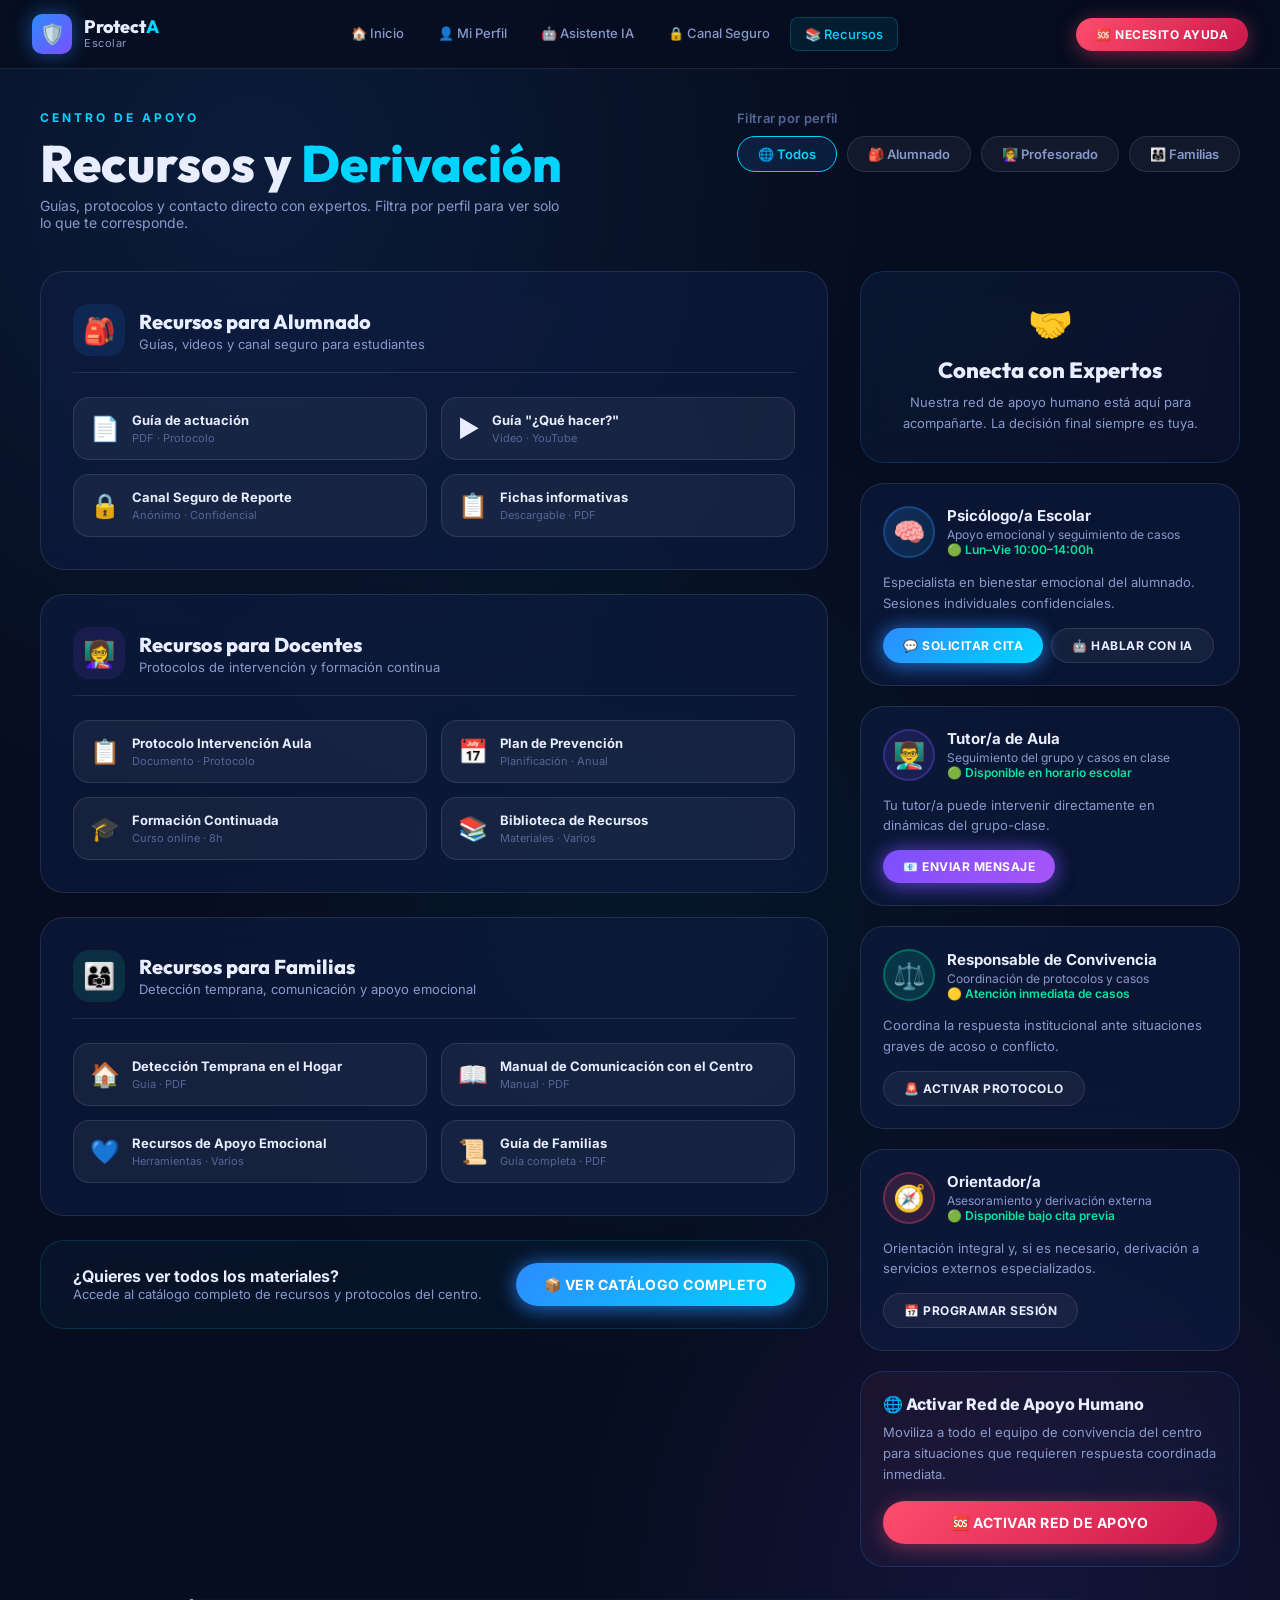
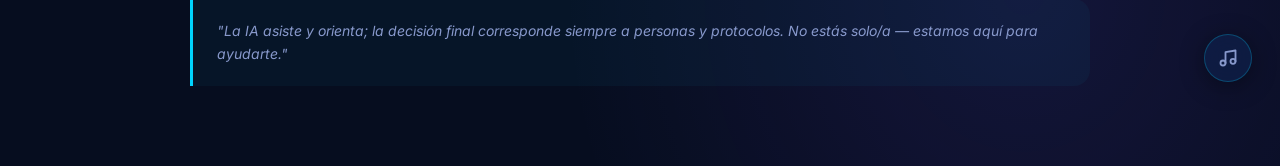
<file: recursos.html>
<!DOCTYPE html>
<html lang="es">
<head>
  <meta charset="UTF-8" />
  <meta name="viewport" content="width=device-width, initial-scale=1.0" />
  <title>ProtectA Escolar — Recursos y Derivación</title>
  <meta name="description" content="Módulo de recursos, protocolos y derivación con expertos de ProtectA Escolar. Guías, materiales y contacto directo con psicólogos, tutores y orientadores." />
  <link rel="stylesheet" href="css/styles.css" />
  <style>
    /* ── Recursos Page ───────────────────────────────────────────── */
    .recursos-page {
      min-height: 100vh;
      padding: 110px 24px 80px;
      position: relative;
      z-index: 1;
    }

    .recursos-container {
      max-width: 1200px;
      margin: 0 auto;
    }

    /* ── Page Header ─────────────────────────────────────────────── */
    .recursos-header {
      display: flex;
      align-items: flex-start;
      justify-content: space-between;
      gap: 24px;
      margin-bottom: 40px;
      flex-wrap: wrap;
    }

    .profile-filter-bar {
      display: flex;
      gap: 10px;
      flex-wrap: wrap;
    }

    .filter-btn {
      padding: 9px 20px;
      border-radius: 24px;
      font-size: 13px;
      font-weight: 600;
      cursor: pointer;
      border: 1px solid var(--glass-border);
      background: var(--glass-bg);
      color: var(--text-secondary);
      transition: var(--transition);
      font-family: var(--font-main);
    }

    .filter-btn:hover { background: rgba(45,139,255,0.1); border-color: var(--accent-blue); color: var(--accent-cyan); }

    .filter-btn.active-filter {
      background: rgba(45,139,255,0.12);
      border-color: var(--accent-cyan);
      color: var(--accent-cyan);
    }

    /* ── Two-column Layout ───────────────────────────────────────── */
    .recursos-layout {
      display: grid;
      grid-template-columns: 1fr 380px;
      gap: 32px;
      align-items: start;
    }

    /* ── Resources Module ────────────────────────────────────────── */
    .module-card {
      padding: 32px;
      margin-bottom: 24px;
    }

    .module-header {
      display: flex;
      align-items: center;
      gap: 14px;
      margin-bottom: 24px;
      padding-bottom: 16px;
      border-bottom: 1px solid var(--glass-border);
    }

    .module-icon {
      width: 52px;
      height: 52px;
      border-radius: var(--radius-md);
      display: flex;
      align-items: center;
      justify-content: center;
      font-size: 26px;
      flex-shrink: 0;
    }

    .module-title-text {
      font-family: var(--font-display);
      font-size: 20px;
      font-weight: 800;
      color: var(--text-primary);
    }

    .module-subtitle {
      font-size: 13px;
      color: var(--text-secondary);
      margin-top: 2px;
    }

    /* ── Resource Items ──────────────────────────────────────────── */
    .resource-grid {
      display: grid;
      grid-template-columns: repeat(2, 1fr);
      gap: 14px;
    }

    .resource-item {
      display: flex;
      align-items: center;
      gap: 12px;
      padding: 14px 16px;
      border-radius: var(--radius-md);
      background: var(--glass-bg);
      border: 1px solid var(--glass-border);
      cursor: pointer;
      transition: var(--transition);
      text-decoration: none;
    }

    .resource-item:hover {
      background: rgba(45,139,255,0.08);
      border-color: rgba(45,139,255,0.25);
      transform: translateX(4px);
    }

    .resource-icon {
      font-size: 24px;
      flex-shrink: 0;
    }

    .resource-title {
      font-size: 13px;
      font-weight: 700;
      color: var(--text-primary);
      line-height: 1.3;
    }

    .resource-type {
      font-size: 11px;
      color: var(--text-muted);
      margin-top: 2px;
    }

    /* ── Derivation (Right column) ───────────────────────────────── */
    .derivation-column {
      display: flex;
      flex-direction: column;
      gap: 20px;
    }

    .derivation-header-card {
      padding: 28px;
      text-align: center;
      background: linear-gradient(135deg, rgba(45,139,255,0.08), rgba(123,79,255,0.05));
      border-color: rgba(45,139,255,0.2);
    }

    .derivation-title {
      font-family: var(--font-display);
      font-size: 22px;
      font-weight: 800;
      margin-bottom: 8px;
      color: var(--text-primary);
    }

    .derivation-sub {
      font-size: 13px;
      color: var(--text-secondary);
      line-height: 1.6;
    }

    /* ── Expert Cards ────────────────────────────────────────────── */
    .expert-card {
      padding: 22px;
      display: flex;
      flex-direction: column;
      gap: 14px;
    }

    .expert-card-header {
      display: flex;
      align-items: center;
      gap: 12px;
    }

    .expert-avatar {
      width: 52px;
      height: 52px;
      border-radius: 50%;
      background: linear-gradient(135deg, rgba(45,139,255,0.2), rgba(0,212,255,0.1));
      border: 2px solid rgba(45,139,255,0.3);
      display: flex;
      align-items: center;
      justify-content: center;
      font-size: 26px;
      flex-shrink: 0;
    }

    .expert-name {
      font-size: 15px;
      font-weight: 700;
      color: var(--text-primary);
    }

    .expert-role {
      font-size: 12px;
      color: var(--text-secondary);
      margin-top: 2px;
    }

    .expert-availability {
      font-size: 12px;
      color: var(--accent-green);
      font-weight: 600;
    }

    .expert-desc {
      font-size: 13px;
      color: var(--text-secondary);
      line-height: 1.6;
    }

    .expert-actions {
      display: flex;
      gap: 8px;
    }

    /* ── Info Quote ──────────────────────────────────────────────── */
    .info-quote {
      padding: 20px 24px;
      background: rgba(0,212,255,0.04);
      border-left: 3px solid var(--accent-cyan);
      border-radius: 0 var(--radius-md) var(--radius-md) 0;
      font-size: 14px;
      color: var(--text-secondary);
      line-height: 1.7;
      font-style: italic;
    }

    /* ── Video Modal ─────────────────────────────────────────────── */
    .video-modal-overlay {
      display: none;
      position: fixed;
      inset: 0;
      background: rgba(5, 8, 22, 0.85);
      backdrop-filter: blur(10px);
      -webkit-backdrop-filter: blur(10px);
      z-index: 9999;
      align-items: center;
      justify-content: center;
      padding: 24px;
      animation: fadeOverlay 0.25s ease;
    }
    .video-modal-overlay.open { display: flex; }

    @keyframes fadeOverlay {
      from { opacity: 0; }
      to   { opacity: 1; }
    }

    .video-modal-box {
      position: relative;
      width: 100%;
      max-width: 860px;
      background: var(--glass-bg);
      border: 1px solid rgba(0,212,255,0.25);
      border-radius: var(--radius-lg);
      box-shadow: 0 0 60px rgba(0,212,255,0.15), 0 24px 80px rgba(0,0,0,0.6);
      overflow: hidden;
      animation: slideUp 0.3s cubic-bezier(0.34,1.56,0.64,1);
    }

    @keyframes slideUp {
      from { transform: translateY(40px) scale(0.97); opacity: 0; }
      to   { transform: translateY(0) scale(1); opacity: 1; }
    }

    .video-modal-header {
      display: flex;
      align-items: center;
      justify-content: space-between;
      padding: 16px 20px;
      border-bottom: 1px solid var(--glass-border);
    }

    .video-modal-title {
      font-family: var(--font-display);
      font-size: 16px;
      font-weight: 700;
      color: var(--text-primary);
      display: flex;
      align-items: center;
      gap: 10px;
    }

    .video-modal-close {
      background: rgba(255,255,255,0.06);
      border: 1px solid var(--glass-border);
      color: var(--text-secondary);
      border-radius: 50%;
      width: 34px;
      height: 34px;
      display: flex;
      align-items: center;
      justify-content: center;
      cursor: pointer;
      font-size: 18px;
      line-height: 1;
      transition: var(--transition);
    }
    .video-modal-close:hover {
      background: rgba(255,77,109,0.15);
      border-color: rgba(255,77,109,0.4);
      color: var(--accent-red);
    }

    .video-modal-body {
      position: relative;
      width: 100%;
      padding-bottom: 56.25%; /* 16:9 */
      height: 0;
    }

    .video-modal-body iframe {
      position: absolute;
      inset: 0;
      width: 100%;
      height: 100%;
      border: none;
    }

    .video-modal-footer {
      padding: 14px 20px;
      font-size: 12px;
      color: var(--text-muted);
      text-align: center;
      border-top: 1px solid var(--glass-border);
    }

    /* ── Profile Tab Content ─────────────────────────────────────── */
    .profile-tab { display: none; }
    .profile-tab.active { display: block; }

    /* ── Red de Apoyo Modal ──────────────────────────────────────── */
    .red-overlay {
      display: none; position: fixed; inset: 0;
      background: rgba(3,5,14,0.87);
      backdrop-filter: blur(14px); -webkit-backdrop-filter: blur(14px);
      z-index: 9999; align-items: center; justify-content: center; padding: 24px;
    }
    .red-overlay.open { display: flex; animation: red-bg-in 0.25s ease forwards; }
    @keyframes red-bg-in { from{opacity:0} to{opacity:1} }

    .red-box {
      background: var(--bg-card); backdrop-filter: blur(24px); -webkit-backdrop-filter: blur(24px);
      border: 2px solid rgba(255,77,109,0.4);
      border-radius: var(--radius-xl); padding: 40px 36px 32px;
      max-width: 500px; width: 100%; position: relative;
      box-shadow: 0 0 80px rgba(255,77,109,0.2), 0 24px 80px rgba(0,0,0,0.65);
      animation: red-pop 0.38s cubic-bezier(0.34,1.56,0.64,1) forwards;
    }
    @keyframes red-pop {
      from{opacity:0;transform:scale(0.82) translateY(28px)}
      to{opacity:1;transform:scale(1) translateY(0)}
    }
    .red-close {
      position:absolute; top:14px; right:14px; width:30px; height:30px;
      border-radius:50%; border:1px solid var(--glass-border); background:var(--glass-bg);
      color:var(--text-secondary); font-size:15px; cursor:pointer;
      display:flex; align-items:center; justify-content:center; transition:var(--transition);
    }
    .red-close:hover{background:rgba(255,77,109,0.15);border-color:rgba(255,77,109,0.4);color:var(--accent-red);}
    .red-globe {
      width:84px; height:84px; border-radius:50%;
      background:rgba(255,77,109,0.1); border:2px solid rgba(255,77,109,0.4);
      display:flex; align-items:center; justify-content:center;
      font-size:42px; margin:0 auto 18px;
      animation:red-ring-pulse 1.4s ease-in-out infinite;
    }
    @keyframes red-ring-pulse {
      0%,100%{box-shadow:0 0 0 0 rgba(255,77,109,0.4);}
      50%{box-shadow:0 0 0 18px rgba(255,77,109,0);}
    }
    .red-alert-badge {
      display:inline-flex; align-items:center; gap:6px;
      padding:4px 14px; border-radius:20px;
      font-size:11px; font-weight:800; text-transform:uppercase; letter-spacing:1.5px;
      background:rgba(255,77,109,0.15); border:1px solid rgba(255,77,109,0.4);
      color:var(--accent-red); margin-bottom:14px;
      animation:red-blink 1s ease-in-out infinite;
    }
    @keyframes red-blink{0%,100%{opacity:1}50%{opacity:0.5}}
    .red-title {
      font-family:var(--font-display); font-size:21px; font-weight:800;
      color:var(--text-primary); margin-bottom:8px; text-align:center;
    }
    .red-sub {
      font-size:13px; color:var(--text-secondary); line-height:1.6;
      margin-bottom:22px; text-align:center;
    }
    .red-progress-wrap {
      height:6px; background:var(--glass-border); border-radius:6px;
      overflow:hidden; margin-bottom:20px;
    }
    .red-progress-fill {
      height:100%; width:0%;
      background:linear-gradient(90deg,#ff4d6d,#f59e0b);
      border-radius:6px; transition:width 0.6s ease;
      box-shadow:0 0 10px rgba(255,77,109,0.5);
    }
    /* Team members grid */
    .red-team {
      display:grid; grid-template-columns:1fr 1fr; gap:8px;
      margin-bottom:20px;
    }
    .red-member {
      display:flex; align-items:center; gap:10px;
      padding:10px 12px; border-radius:var(--radius-md);
      border:1px solid var(--glass-border); background:var(--glass-bg);
      font-size:12px; color:var(--text-muted); transition:all 0.4s ease;
    }
    .red-member.notified {
      border-color:rgba(0,229,160,0.35); background:rgba(0,229,160,0.07);
      color:var(--accent-green);
    }
    .red-member.locating {
      border-color:rgba(255,77,109,0.35); background:rgba(255,77,109,0.07);
      color:var(--accent-red);
      animation:red-blink 0.8s ease-in-out infinite;
    }
    .red-member-icon{font-size:18px; flex-shrink:0;}
    .red-member-name{font-weight:700; font-size:12px;}
    .red-member-role{font-size:10px; opacity:0.7; margin-top:1px;}
    /* Done panel */
    .red-done {
      display:none; flex-direction:column; align-items:center; gap:10px;
      padding:18px; background:rgba(0,229,160,0.08);
      border:1px solid rgba(0,229,160,0.28); border-radius:var(--radius-md);
      margin-bottom:18px; animation:fade-in-up 0.5s ease;
    }
    .red-done.show{display:flex;}
    .red-done-title{font-family:var(--font-display);font-size:16px;font-weight:800;color:var(--accent-green);}
    .red-done-sub{font-size:13px;color:var(--text-secondary);text-align:center;line-height:1.6;}

    /* ── Catalogue Button ────────────────────────────────────────── */
    .catalogue-bar {
      padding: 22px 32px;
      display: flex;
      align-items: center;
      justify-content: space-between;
      flex-wrap: wrap;
      gap: 16px;
      background: linear-gradient(135deg, rgba(45,139,255,0.05), rgba(0,212,255,0.03));
      border-color: rgba(0,212,255,0.15);
    }

    @media (max-width: 960px) {
      .recursos-layout { grid-template-columns: 1fr; }
      .derivation-column { order: -1; }
    }

    @media (max-width: 600px) {
      .resource-grid { grid-template-columns: 1fr; }
      .expert-actions { flex-direction: column; }
      .module-card { padding: 20px; }
    }
  </style>
</head>
<body>
  <div class="particles" id="particles" aria-hidden="true"></div>

  <nav class="navbar" role="navigation" aria-label="Navegación principal">
    <div class="nav-brand" role="button" tabindex="0">
      <div class="nav-logo" aria-hidden="true">🛡️</div>
      <div class="nav-brand-text">
        <div class="brand-name">Protect<span>A</span></div>
        <div class="brand-sub">Escolar</div>
      </div>
    </div>
    <ul class="nav-links" role="menubar">
      <li><button class="nav-link" data-page="portada" role="menuitem">🏠 Inicio</button></li>
      <li><button class="nav-link" data-page="perfil" role="menuitem">👤 Mi Perfil</button></li>
      <li><button class="nav-link" data-page="asistente" role="menuitem">🤖 Asistente IA</button></li>
      <li><button class="nav-link" data-page="canal" role="menuitem">🔒 Canal Seguro</button></li>
      <li><button class="nav-link active" data-page="recursos" role="menuitem">📚 Recursos</button></li>
    </ul>
    <div class="nav-sos">
      <span class="nav-badge" id="nav-profile-badge" style="display:none;"></span>
      <button class="btn btn-danger btn-sm" onclick="navigateTo('canal')" id="btn-sos-recursos">🆘 Necesito Ayuda</button>
    </div>
    <!-- Hamburger button (mobile) -->
    <button class="nav-hamburger" id="nav-hamburger" aria-label="Abrir menú de navegación" aria-expanded="false" aria-controls="nav-mobile-panel">
      <span></span><span></span><span></span>
    </button>
  </nav>

  <!-- Mobile Nav Panel -->
  <div class="nav-mobile-panel" id="nav-mobile-panel" role="navigation" aria-label="Menú móvil">
    <button class="nav-link" data-page="portada">🏠 Inicio</button>
    <button class="nav-link" data-page="perfil">👤 Mi Perfil</button>
    <button class="nav-link" data-page="asistente">🤖 Asistente IA</button>
    <button class="nav-link" data-page="canal">🔒 Canal Seguro</button>
    <button class="nav-link active" data-page="recursos">📚 Recursos</button>
    <div class="nav-mobile-sos">
      <button class="btn btn-danger btn-sm" onclick="navigateTo('canal'); closeMobileMenu()" aria-label="Solicitar ayuda urgente">🆘 Necesito Ayuda</button>
    </div>
  </div>

  <main class="recursos-page page-wrapper" role="main">
    <div class="recursos-container">

      <!-- Page Header -->
      <div class="recursos-header">
        <div>
          <div class="section-label">Centro de Apoyo</div>
          <h1 class="section-title">Recursos y <span>Derivación</span></h1>
          <p style="font-size:14px; color:var(--text-secondary); margin-top:6px; max-width:520px;">
            Guías, protocolos y contacto directo con expertos. Filtra por perfil para ver solo lo que te corresponde.
          </p>
        </div>
        <div>
          <div class="form-label" style="margin-bottom:10px; color:var(--text-muted);">Filtrar por perfil</div>
          <div class="profile-filter-bar" role="group" aria-label="Filtrar recursos por perfil">
            <button class="filter-btn active-filter" id="filter-all" onclick="filterProfile('all')" aria-pressed="true">🌐 Todos</button>
            <button class="filter-btn" id="filter-alumnado" onclick="filterProfile('alumnado')" aria-pressed="false">🎒 Alumnado</button>
            <button class="filter-btn" id="filter-profesorado" onclick="filterProfile('profesorado')" aria-pressed="false">👩‍🏫 Profesorado</button>
            <button class="filter-btn" id="filter-familias" onclick="filterProfile('familias')" aria-pressed="false">👨‍👩‍👧 Familias</button>
          </div>
        </div>
      </div>

      <div class="recursos-layout">
        <!-- LEFT: Resources Module -->
        <div>

          <!-- Alumnado Resources -->
          <div class="glass-card module-card animate-on-scroll profile-section" data-profiles="all,alumnado">
            <div class="module-header">
              <div class="module-icon" style="background:rgba(45,139,255,0.12);" aria-hidden="true">🎒</div>
              <div>
                <div class="module-title-text">Recursos para Alumnado</div>
                <div class="module-subtitle">Guías, videos y canal seguro para estudiantes</div>
              </div>
            </div>
            <div class="resource-grid">
              <a class="resource-item" href="#" onclick="showToast('Abriendo guía de actuación...','info'); return false;" role="button" aria-label="Descargar guía de actuación">
                <span class="resource-icon" aria-hidden="true">📄</span>
                <div>
                  <div class="resource-title">Guía de actuación</div>
                  <div class="resource-type">PDF · Protocolo</div>
                </div>
              </a>
              <a class="resource-item" href="#" onclick="openVideoModal(); return false;" role="button" aria-label="Ver video guía de qué hacer ante el bullying">
                <span class="resource-icon" aria-hidden="true">▶️</span>
                <div>
                  <div class="resource-title">Guía "¿Qué hacer?"</div>
                  <div class="resource-type">Video · YouTube</div>
                </div>
              </a>
              <a class="resource-item" href="#" onclick="navigateTo('canal'); return false;" role="button" aria-label="Acceder al canal seguro de reporte">
                <span class="resource-icon" aria-hidden="true">🔒</span>
                <div>
                  <div class="resource-title">Canal Seguro de Reporte</div>
                  <div class="resource-type">Anónimo · Confidencial</div>
                </div>
              </a>
              <a class="resource-item" href="#" onclick="showToast('Abriendo fichas de recursos...','info'); return false;" role="button" aria-label="Ver fichas informativas">
                <span class="resource-icon" aria-hidden="true">📋</span>
                <div>
                  <div class="resource-title">Fichas informativas</div>
                  <div class="resource-type">Descargable · PDF</div>
                </div>
              </a>
            </div>
          </div>

          <!-- Profesorado Resources -->
          <div class="glass-card module-card animate-on-scroll profile-section" data-profiles="all,profesorado">
            <div class="module-header">
              <div class="module-icon" style="background:rgba(123,79,255,0.12);" aria-hidden="true">👩‍🏫</div>
              <div>
                <div class="module-title-text">Recursos para Docentes</div>
                <div class="module-subtitle">Protocolos de intervención y formación continua</div>
              </div>
            </div>
            <div class="resource-grid">
              <a class="resource-item" href="#" onclick="showToast('Abriendo protocolo de intervención...','info'); return false;" role="button">
                <span class="resource-icon" aria-hidden="true">📋</span>
                <div>
                  <div class="resource-title">Protocolo Intervención Aula</div>
                  <div class="resource-type">Documento · Protocolo</div>
                </div>
              </a>
              <a class="resource-item" href="#" onclick="showToast('Abriendo plan de prevención...','info'); return false;" role="button">
                <span class="resource-icon" aria-hidden="true">📅</span>
                <div>
                  <div class="resource-title">Plan de Prevención</div>
                  <div class="resource-type">Planificación · Anual</div>
                </div>
              </a>
              <a class="resource-item" href="#" onclick="showToast('Abriendo formación continua...','info'); return false;" role="button">
                <span class="resource-icon" aria-hidden="true">🎓</span>
                <div>
                  <div class="resource-title">Formación Continuada</div>
                  <div class="resource-type">Curso online · 8h</div>
                </div>
              </a>
              <a class="resource-item" href="#" onclick="showToast('Abriendo biblioteca de recursos...','info'); return false;" role="button">
                <span class="resource-icon" aria-hidden="true">📚</span>
                <div>
                  <div class="resource-title">Biblioteca de Recursos</div>
                  <div class="resource-type">Materiales · Varios</div>
                </div>
              </a>
            </div>
          </div>

          <!-- Familias Resources -->
          <div class="glass-card module-card animate-on-scroll profile-section" data-profiles="all,familias">
            <div class="module-header">
              <div class="module-icon" style="background:rgba(0,229,160,0.12);" aria-hidden="true">👨‍👩‍👧</div>
              <div>
                <div class="module-title-text">Recursos para Familias</div>
                <div class="module-subtitle">Detección temprana, comunicación y apoyo emocional</div>
              </div>
            </div>
            <div class="resource-grid">
              <a class="resource-item" href="#" onclick="showToast('Abriendo guía detección temprana...','info'); return false;" role="button">
                <span class="resource-icon" aria-hidden="true">🏠</span>
                <div>
                  <div class="resource-title">Detección Temprana en el Hogar</div>
                  <div class="resource-type">Guía · PDF</div>
                </div>
              </a>
              <a class="resource-item" href="#" onclick="showToast('Abriendo manual de comunicación...','info'); return false;" role="button">
                <span class="resource-icon" aria-hidden="true">📖</span>
                <div>
                  <div class="resource-title">Manual de Comunicación con el Centro</div>
                  <div class="resource-type">Manual · PDF</div>
                </div>
              </a>
              <a class="resource-item" href="#" onclick="showToast('Abriendo recursos de apoyo emocional...','info'); return false;" role="button">
                <span class="resource-icon" aria-hidden="true">💙</span>
                <div>
                  <div class="resource-title">Recursos de Apoyo Emocional</div>
                  <div class="resource-type">Herramientas · Varios</div>
                </div>
              </a>
              <a class="resource-item" href="#" onclick="showToast('Abriendo guía para familias...','info'); return false;" role="button">
                <span class="resource-icon" aria-hidden="true">📜</span>
                <div>
                  <div class="resource-title">Guía de Familias</div>
                  <div class="resource-type">Guía completa · PDF</div>
                </div>
              </a>
            </div>
          </div>

          <!-- Catalogue bar -->
          <div class="glass-card catalogue-bar animate-on-scroll">
            <div>
              <div style="font-weight:700; font-size:16px; color:var(--text-primary);">¿Quieres ver todos los materiales?</div>
              <div style="font-size:13px; color:var(--text-secondary);">Accede al catálogo completo de recursos y protocolos del centro.</div>
            </div>
            <button class="btn btn-primary" id="btn-catalogo" onclick="window.location.href='mantenimiento.html'" aria-label="Ver catálogo completo de recursos">
              📦 Ver Catálogo Completo
            </button>
          </div>

        </div>

        <!-- RIGHT: Derivation Column -->
        <aside class="derivation-column" aria-label="Panel de derivación con expertos">

          <div class="glass-card derivation-header-card">
            <div style="font-size:36px; margin-bottom:12px;" aria-hidden="true">🤝</div>
            <h2 class="derivation-title">Conecta con Expertos</h2>
            <p class="derivation-sub">Nuestra red de apoyo humano está aquí para acompañarte. La decisión final siempre es tuya.</p>
          </div>

          <!-- Psicólogo -->
          <div class="glass-card expert-card animate-on-scroll" id="expert-psicologo">
            <div class="expert-card-header">
              <div class="expert-avatar" aria-hidden="true">🧠</div>
              <div>
                <div class="expert-name">Psicólogo/a Escolar</div>
                <div class="expert-role">Apoyo emocional y seguimiento de casos</div>
                <div class="expert-availability">🟢 Lun–Vie 10:00–14:00h</div>
              </div>
            </div>
            <p class="expert-desc">Especialista en bienestar emocional del alumnado. Sesiones individuales confidenciales.</p>
            <div class="expert-actions">
              <button class="btn btn-primary btn-sm" id="btn-hablar-psicologo" onclick="window.location.href='calendario.html'" aria-label="Solicitar cita con psicólogo escolar">💬 Solicitar Cita</button>
              <button class="btn btn-ghost btn-sm" id="btn-msg-psicologo" onclick="navigateTo('asistente')" aria-label="Hablar primero con el asistente IA">🤖 Hablar con IA</button>
            </div>
          </div>

          <!-- Tutor -->
          <div class="glass-card expert-card animate-on-scroll" id="expert-tutor">
            <div class="expert-card-header">
              <div class="expert-avatar" style="background:rgba(123,79,255,0.15); border-color:rgba(123,79,255,0.3);" aria-hidden="true">👨‍🏫</div>
              <div>
                <div class="expert-name">Tutor/a de Aula</div>
                <div class="expert-role">Seguimiento del grupo y casos en clase</div>
                <div class="expert-availability">🟢 Disponible en horario escolar</div>
              </div>
            </div>
            <p class="expert-desc">Tu tutor/a puede intervenir directamente en dinámicas del grupo-clase.</p>
            <div class="expert-actions">
              <button class="btn btn-purple btn-sm" id="btn-contactar-tutor" onclick="window.location.href='mantenimiento.html'" aria-label="Enviar mensaje directo al tutor">📧 Enviar Mensaje</button>
            </div>
          </div>

          <!-- Responsable Convivencia -->
          <div class="glass-card expert-card animate-on-scroll" id="expert-convivencia">
            <div class="expert-card-header">
              <div class="expert-avatar" style="background:rgba(0,229,160,0.15); border-color:rgba(0,229,160,0.3);" aria-hidden="true">⚖️</div>
              <div>
                <div class="expert-name">Responsable de Convivencia</div>
                <div class="expert-role">Coordinación de protocolos y casos</div>
                <div class="expert-availability">🟡 Atención inmediata de casos</div>
              </div>
            </div>
            <p class="expert-desc">Coordina la respuesta institucional ante situaciones graves de acoso o conflicto.</p>
            <div class="expert-actions">
              <button class="btn btn-ghost btn-sm" id="btn-activar-protocolo" onclick="showToast('Activando protocolo de convivencia...', 'warning')" aria-label="Activar protocolo de convivencia">🚨 Activar Protocolo</button>
            </div>
          </div>

          <!-- Orientador -->
          <div class="glass-card expert-card animate-on-scroll" id="expert-orientador">
            <div class="expert-card-header">
              <div class="expert-avatar" style="background:rgba(255,77,109,0.15); border-color:rgba(255,77,109,0.3);" aria-hidden="true">🧭</div>
              <div>
                <div class="expert-name">Orientador/a</div>
                <div class="expert-role">Asesoramiento y derivación externa</div>
                <div class="expert-availability">🟢 Disponible bajo cita previa</div>
              </div>
            </div>
            <p class="expert-desc">Orientación integral y, si es necesario, derivación a servicios externos especializados.</p>
            <div class="expert-actions">
              <button class="btn btn-ghost btn-sm" id="btn-sesion-orientador" onclick="showToast('Programando sesión con Orientador/a...', 'success')" aria-label="Programar sesión con orientador">📅 Programar Sesión</button>
            </div>
          </div>

          <!-- Red de Apoyo -->
          <div class="glass-card" style="padding:22px; background:linear-gradient(135deg,rgba(255,77,109,0.06),rgba(45,139,255,0.04)); border-color:rgba(45,139,255,0.2);">
            <div style="font-weight:800; font-size:16px; color:var(--text-primary); margin-bottom:8px;">🌐 Activar Red de Apoyo Humano</div>
            <p style="font-size:13px; color:var(--text-secondary); line-height:1.6; margin-bottom:16px;">
              Moviliza a todo el equipo de convivencia del centro para situaciones que requieren respuesta coordinada inmediata.
            </p>
            <button class="btn btn-danger w-full" id="btn-red-apoyo" onclick="openRedModal()" aria-label="Activar red de apoyo humano completa">
              🆘 Activar Red de Apoyo
            </button>
          </div>

        </aside>
      </div>

      <!-- Bottom Quote -->
      <div class="info-quote animate-on-scroll" style="max-width:900px; margin:32px auto 0;">
        "La IA asiste y orienta; la decisión final corresponde siempre a personas y protocolos. No estás solo/a — estamos aquí para ayudarte."
      </div>

    </div>
  </main>

  <!-- ── Red de Apoyo Modal ───────────────────────────────────────── -->
  <div class="red-overlay" id="redModal" role="alertdialog" aria-modal="true"
      aria-labelledby="redModalTitle" onclick="handleRedOverlay(event)">
    <div class="red-box">
      <button class="red-close" id="btn-cerrar-red" onclick="closeRedModal()" aria-label="Cerrar">✕</button>
      <div style="text-align:center;">
        <div class="red-globe" aria-hidden="true">🌐</div>
        <div class="red-alert-badge">🔴 Movilización Inmediata</div>
        <div class="red-title" id="redModalTitle">Activando Red de Apoyo Humano</div>
        <p class="red-sub" id="red-sub">Notificando a todo el equipo de convivencia. Respuesta coordinada en marcha.</p>
      </div>
      <div class="red-progress-wrap"><div class="red-progress-fill" id="red-progress"></div></div>
      <div class="red-team" id="red-team">
        <div class="red-member" id="rm-1"><span class="red-member-icon">🧠</span><div><div class="red-member-name">Psicólogo/a</div><div class="red-member-role">Apoyo emocional</div></div></div>
        <div class="red-member" id="rm-2"><span class="red-member-icon">👨‍🏫</span><div><div class="red-member-name">Tutor/a</div><div class="red-member-role">Intervención aula</div></div></div>
        <div class="red-member" id="rm-3"><span class="red-member-icon">⚖️</span><div><div class="red-member-name">Convivencia</div><div class="red-member-role">Coordinación</div></div></div>
        <div class="red-member" id="rm-4"><span class="red-member-icon">🧭</span><div><div class="red-member-name">Orientador/a</div><div class="red-member-role">Derivación</div></div></div>
        <div class="red-member" id="rm-5" style="grid-column:1/-1;"><span class="red-member-icon">📍</span><div><div class="red-member-name" id="rm-5-name">Localizando persona de contacto...</div><div class="red-member-role">Asignación en curso</div></div></div>
      </div>
      <div class="red-done" id="red-done">
        <span style="font-size:32px;">🟢</span>
        <div class="red-done-title">¡Equipo Notificado!</div>
        <p class="red-done-sub">Todo el equipo de convivencia ha sido alertado.<br/>
          <strong style="color:var(--accent-cyan);">Tiempo de respuesta estimado: &lt; 10 min</strong><br/>
          <span style="font-size:11px;color:var(--text-muted);">Se ha asignado a una persona de contacto que se comunicará contigo.</span>
        </p>
      </div>
      <button class="btn btn-ghost w-full" id="btn-red-cerrar-final" onclick="closeRedModal()" style="display:none;" aria-label="Cerrar">Entendido, cerrar</button>
    </div>
  </div>

  <!-- ── Video Modal ─────────────────────────────────────────────── -->
  <div class="video-modal-overlay" id="videoModal" role="dialog" aria-modal="true" aria-labelledby="videoModalTitle"
    onclick="handleModalOverlayClick(event)">
    <div class="video-modal-box" id="videoModalBox">
      <div class="video-modal-header">
        <div class="video-modal-title" id="videoModalTitle">
          <span aria-hidden="true">▶️</span> Guía "¿Qué hacer ante el bullying?"
        </div>
        <button class="video-modal-close" id="btn-cerrar-video" onclick="closeVideoModal()" aria-label="Cerrar vídeo">✕</button>
      </div>
      <div class="video-modal-body">
        <iframe id="videoIframe"
          src=""
          title="Guía ¿Qué hacer ante el bullying? — YouTube"
          allow="accelerometer; autoplay; clipboard-write; encrypted-media; gyroscope; picture-in-picture"
          allowfullscreen
          loading="lazy">
        </iframe>
      </div>
      <div class="video-modal-footer">
        🔒 Contenido externo de YouTube · Se abre en el propio portal de forma segura
      </div>
    </div>
  </div>

  <script src="js/main.js"></script>
  <script src="js/music.js"></script>
  <script>
    // ── Video Modal ───────────────────────────────────────────────
    const VIDEO_URL = 'https://www.youtube.com/embed/r2lM2AQ4p3k?autoplay=1&rel=0&modestbranding=1';

    function openVideoModal() {
      const modal = document.getElementById('videoModal');
      const iframe = document.getElementById('videoIframe');
      iframe.src = VIDEO_URL;
      modal.classList.add('open');
      document.body.style.overflow = 'hidden';
      document.getElementById('btn-cerrar-video').focus();
    }

    function closeVideoModal() {
      const modal = document.getElementById('videoModal');
      const iframe = document.getElementById('videoIframe');
      modal.classList.remove('open');
      iframe.src = '';  // Detiene la reproducción
      document.body.style.overflow = '';
    }

    function handleModalOverlayClick(e) {
      if (e.target === document.getElementById('videoModal')) closeVideoModal();
    }

    document.addEventListener('keydown', (e) => {
      if (e.key === 'Escape') closeVideoModal();
    });
  </script>

  <script>
    // ── Profile filter ───────────────────────────────────────────
    function filterProfile(profile) {
      // Update buttons
      document.querySelectorAll('.filter-btn').forEach(btn => {
        btn.classList.remove('active-filter');
        btn.setAttribute('aria-pressed', 'false');
      });

      const activeBtn = document.getElementById('filter-' + profile);
      if (activeBtn) {
        activeBtn.classList.add('active-filter');
        activeBtn.setAttribute('aria-pressed', 'true');
      }

      // Show/hide sections
      document.querySelectorAll('.profile-section').forEach(section => {
        const profiles = section.getAttribute('data-profiles').split(',');
        if (profile === 'all' || profiles.includes(profile)) {
          section.style.display = '';
          section.style.animation = 'fade-in-up 0.4s ease forwards';
        } else {
          section.style.display = 'none';
        }
      });
    }

    // Auto-filter based on saved profile
    document.addEventListener('DOMContentLoaded', () => {
      const profile = ProtectaState.getProfile();
      if (profile) filterProfile(profile);
    });
  </script>
  <script>
    // ── Red de Apoyo Modal ────────────────────────────────────────
    let redTimers = [];

    function openRedModal() {
      document.getElementById('redModal').classList.add('open');
      document.body.style.overflow = 'hidden';

      // Reset
      document.getElementById('red-progress').style.width = '0%';
      document.getElementById('red-done').classList.remove('show');
      document.getElementById('btn-red-cerrar-final').style.display = 'none';
      document.getElementById('redModalTitle').textContent = 'Activando Red de Apoyo Humano';
      document.getElementById('red-sub').textContent = 'Notificando a todo el equipo de convivencia. Respuesta coordinada en marcha.';
      document.getElementById('rm-5-name').textContent = 'Localizando persona de contacto...';
      [1,2,3,4,5].forEach(i => {
        const m = document.getElementById('rm-' + i);
        m.classList.remove('notified','locating');
      });

      redTimers.forEach(clearTimeout);
      redTimers = [];

      // Notify members one by one
      const notifyDelays = [500, 1000, 1500, 2000];
      const progress     = ['20%','40%','60%','80%'];
      notifyDelays.forEach((d, i) => {
        redTimers.push(setTimeout(() => {
          document.getElementById('rm-' + (i+1)).classList.add('notified');
          document.getElementById('red-progress').style.width = progress[i];
        }, d));
      });

      // Locating contact person
      redTimers.push(setTimeout(() => {
        document.getElementById('rm-5').classList.add('locating');
      }, 2400));

      // Contact found
      redTimers.push(setTimeout(() => {
        document.getElementById('rm-5').classList.remove('locating');
        document.getElementById('rm-5').classList.add('notified');
        document.getElementById('rm-5-name').textContent = '✅ Dña. Carmen López asignada';
        document.getElementById('red-progress').style.width = '100%';
      }, 3800));

      // Show done panel
      redTimers.push(setTimeout(() => {
        document.getElementById('redModalTitle').textContent = '¡Red Activada con Éxito!';
        document.getElementById('red-sub').textContent = '';
        document.getElementById('red-done').classList.add('show');
        document.getElementById('btn-red-cerrar-final').style.display = 'flex';
      }, 4600));
    }

    function closeRedModal() {
      redTimers.forEach(clearTimeout);
      redTimers = [];
      document.getElementById('redModal').classList.remove('open');
      document.body.style.overflow = '';
    }

    function handleRedOverlay(e) {
      if (e.target === document.getElementById('redModal')) closeRedModal();
    }

    document.addEventListener('keydown', e => {
      if (e.key === 'Escape') closeRedModal();
    });
  </script>
  <script>
    // ── Mobile hamburger menu
    (function() {
      const btn   = document.getElementById('nav-hamburger');
      const panel = document.getElementById('nav-mobile-panel');
      function closeMobileMenu() {
        btn.classList.remove('open'); panel.classList.remove('open');
        btn.setAttribute('aria-expanded', 'false');
      }
      window.closeMobileMenu = closeMobileMenu;
      btn.addEventListener('click', () => {
        const isOpen = panel.classList.toggle('open');
        btn.classList.toggle('open', isOpen);
        btn.setAttribute('aria-expanded', isOpen);
      });
      panel.querySelectorAll('.nav-link').forEach(link => {
        link.addEventListener('click', () => {
          const page = link.getAttribute('data-page');
          if (page) { closeMobileMenu(); navigateTo(page); }
        });
      });
      document.addEventListener('click', (e) => {
        if (!btn.contains(e.target) && !panel.contains(e.target)) closeMobileMenu();
      });
    })();
  </script>
</body>
</html>
</file>
<file: css/styles.css>
/* ================================================================
   ProtectA Escolar — Global Stylesheet
   Design System: Dark Mode · Glassmorphism · Neon Accents
   ================================================================ */

@import url('https://fonts.googleapis.com/css2?family=Inter:wght@300;400;500;600;700;800;900&family=Outfit:wght@300;400;600;700;800&display=swap');

/* ── CSS Variables ─────────────────────────────────────────────── */
:root {
  --bg-deep:        #060d1f;
  --bg-dark:        #0b1535;
  --bg-mid:         #0f1e45;
  --bg-card:        rgba(15, 30, 70, 0.55);
  --bg-card-hover:  rgba(20, 45, 100, 0.70);

  --accent-blue:    #2d8bff;
  --accent-cyan:    #00d4ff;
  --accent-purple:  #7b4fff;
  --accent-violet:  #a855f7;
  --accent-green:   #00e5a0;
  --accent-red:     #ff4d6d;

  --glow-blue:      0 0 20px rgba(45, 139, 255, 0.5);
  --glow-cyan:      0 0 20px rgba(0, 212, 255, 0.4);
  --glow-purple:    0 0 20px rgba(123, 79, 255, 0.5);

  --text-primary:   #e8eeff;
  --text-secondary: #8899cc;
  --text-muted:     #556699;

  --glass-bg:       rgba(255, 255, 255, 0.05);
  --glass-border:   rgba(255, 255, 255, 0.10);
  --glass-blur:     backdrop-filter: blur(16px);

  --radius-sm:      8px;
  --radius-md:      16px;
  --radius-lg:      24px;
  --radius-xl:      36px;

  --transition:     all 0.3s cubic-bezier(0.4, 0, 0.2, 1);
  --transition-slow: all 0.6s cubic-bezier(0.4, 0, 0.2, 1);

  --font-main:      'Inter', sans-serif;
  --font-display:   'Outfit', sans-serif;
}

/* ── Reset & Base ───────────────────────────────────────────────── */
*, *::before, *::after { box-sizing: border-box; margin: 0; padding: 0; }

html { scroll-behavior: smooth; font-size: 16px; }

body {
  font-family: var(--font-main);
  background: var(--bg-deep);
  color: var(--text-primary);
  min-height: 100vh;
  overflow-x: hidden;
  position: relative;
}

/* Animated background mesh */
body::before {
  content: '';
  position: fixed;
  inset: 0;
  background:
    radial-gradient(ellipse 80% 60% at 20% 10%, rgba(45, 139, 255, 0.12) 0%, transparent 60%),
    radial-gradient(ellipse 60% 50% at 80% 90%, rgba(123, 79, 255, 0.12) 0%, transparent 60%),
    radial-gradient(ellipse 50% 40% at 50% 50%, rgba(0, 212, 255, 0.05) 0%, transparent 70%);
  pointer-events: none;
  z-index: 0;
}

a { color: inherit; text-decoration: none; }
img { max-width: 100%; display: block; }
ul { list-style: none; }

/* ── Page Wrapper ───────────────────────────────────────────────── */
.page-wrapper {
  position: relative;
  z-index: 1;
  min-height: 100vh;
}

/* ── Floating Particles ─────────────────────────────────────────── */
.particles {
  position: fixed;
  inset: 0;
  pointer-events: none;
  z-index: 0;
  overflow: hidden;
}

.particle {
  position: absolute;
  width: 3px;
  height: 3px;
  border-radius: 50%;
  background: var(--accent-cyan);
  opacity: 0;
  animation: float-particle linear infinite;
}

@keyframes float-particle {
  0%   { opacity: 0; transform: translateY(100vh) scale(0); }
  10%  { opacity: 0.6; }
  90%  { opacity: 0.3; }
  100% { opacity: 0; transform: translateY(-10vh) scale(1.5); }
}

/* ── Navigation Bar ─────────────────────────────────────────────── */
.navbar {
  position: fixed;
  top: 0;
  left: 0;
  right: 0;
  z-index: 100;
  display: flex;
  align-items: center;
  justify-content: space-between;
  padding: 14px 32px;
  background: rgba(6, 13, 31, 0.85);
  backdrop-filter: blur(20px);
  -webkit-backdrop-filter: blur(20px);
  border-bottom: 1px solid var(--glass-border);
}

.nav-brand {
  display: flex;
  align-items: center;
  gap: 12px;
  cursor: pointer;
  transition: var(--transition);
}

.nav-brand:hover { transform: scale(1.03); }

.nav-logo {
  width: 40px;
  height: 40px;
  background: linear-gradient(135deg, var(--accent-blue), var(--accent-purple));
  border-radius: 10px;
  display: flex;
  align-items: center;
  justify-content: center;
  font-size: 20px;
  box-shadow: var(--glow-blue);
}

.nav-brand-text .brand-name {
  font-family: var(--font-display);
  font-size: 18px;
  font-weight: 800;
  color: var(--text-primary);
  line-height: 1;
}

.nav-brand-text .brand-name span { color: var(--accent-cyan); }

.nav-brand-text .brand-sub {
  font-size: 11px;
  color: var(--text-secondary);
  letter-spacing: 0.5px;
}

.nav-links {
  display: flex;
  gap: 6px;
}

.nav-link {
  display: flex;
  align-items: center;
  gap: 6px;
  padding: 8px 14px;
  border-radius: var(--radius-sm);
  font-size: 13px;
  font-weight: 500;
  color: var(--text-secondary);
  cursor: pointer;
  transition: var(--transition);
  border: none;
  background: transparent;
  font-family: var(--font-main);
}

.nav-link:hover,
.nav-link.active {
  color: var(--text-primary);
  background: var(--glass-bg);
}

.nav-link.active {
  color: var(--accent-cyan);
  background: rgba(0, 212, 255, 0.08);
  border: 1px solid rgba(0, 212, 255, 0.2);
}

.nav-sos {
  display: flex;
  align-items: center;
  gap: 8px;
}

.nav-badge {
  background: rgba(255, 77, 109, 0.15);
  border: 1px solid rgba(255, 77, 109, 0.4);
  color: var(--accent-red);
  border-radius: 20px;
  padding: 4px 10px;
  font-size: 11px;
  font-weight: 600;
  letter-spacing: 0.5px;
  animation: pulse-badge 2s ease-in-out infinite;
}

@keyframes pulse-badge {
  0%, 100% { box-shadow: 0 0 0 0 rgba(255, 77, 109, 0.3); }
  50%       { box-shadow: 0 0 0 6px rgba(255, 77, 109, 0); }
}

/* ── Glass Card ─────────────────────────────────────────────────── */
.glass-card {
  background: var(--bg-card);
  backdrop-filter: blur(16px);
  -webkit-backdrop-filter: blur(16px);
  border: 1px solid var(--glass-border);
  border-radius: var(--radius-lg);
  transition: var(--transition);
}

.glass-card:hover {
  background: var(--bg-card-hover);
  border-color: rgba(45, 139, 255, 0.25);
  box-shadow: 0 8px 40px rgba(45, 139, 255, 0.15);
}

/* ── Buttons ────────────────────────────────────────────────────── */
.btn {
  display: inline-flex;
  align-items: center;
  justify-content: center;
  gap: 8px;
  padding: 13px 28px;
  border-radius: 50px;
  font-family: var(--font-main);
  font-size: 14px;
  font-weight: 700;
  letter-spacing: 0.5px;
  cursor: pointer;
  border: none;
  transition: var(--transition);
  position: relative;
  overflow: hidden;
  text-transform: uppercase;
}

.btn::after {
  content: '';
  position: absolute;
  inset: 0;
  background: linear-gradient(rgba(255,255,255,0.1), transparent);
  opacity: 0;
  transition: var(--transition);
}

.btn:hover::after { opacity: 1; }
.btn:active { transform: scale(0.97); }

.btn-primary {
  background: linear-gradient(135deg, var(--accent-blue) 0%, var(--accent-cyan) 100%);
  color: #fff;
  box-shadow: var(--glow-blue), 0 4px 20px rgba(45, 139, 255, 0.4);
}

.btn-primary:hover {
  transform: translateY(-2px);
  box-shadow: var(--glow-cyan), 0 8px 30px rgba(0, 212, 255, 0.5);
}

.btn-purple {
  background: linear-gradient(135deg, var(--accent-purple) 0%, var(--accent-violet) 100%);
  color: #fff;
  box-shadow: var(--glow-purple), 0 4px 20px rgba(123, 79, 255, 0.4);
}

.btn-purple:hover {
  transform: translateY(-2px);
  box-shadow: 0 0 30px rgba(168, 85, 247, 0.6), 0 8px 30px rgba(123, 79, 255, 0.5);
}

.btn-ghost {
  background: var(--glass-bg);
  color: var(--text-primary);
  border: 1px solid var(--glass-border);
}

.btn-ghost:hover {
  background: rgba(255, 255, 255, 0.1);
  border-color: var(--accent-blue);
  color: var(--accent-cyan);
  transform: translateY(-2px);
}

.btn-danger {
  background: linear-gradient(135deg, #ff4d6d 0%, #c9184a 100%);
  color: #fff;
  box-shadow: 0 4px 20px rgba(255, 77, 109, 0.4);
}

.btn-danger:hover {
  transform: translateY(-2px);
  box-shadow: 0 8px 30px rgba(255, 77, 109, 0.5);
}

.btn-lg { padding: 16px 40px; font-size: 15px; }
.btn-sm { padding: 9px 20px; font-size: 12px; }

/* ── Section Titles ─────────────────────────────────────────────── */
.section-label {
  font-size: 12px;
  font-weight: 700;
  text-transform: uppercase;
  letter-spacing: 3px;
  color: var(--accent-cyan);
  margin-bottom: 10px;
}

.section-title {
  font-family: var(--font-display);
  font-size: clamp(28px, 4vw, 52px);
  font-weight: 800;
  line-height: 1.1;
  color: var(--text-primary);
}

.section-title span { color: var(--accent-cyan); }

.section-subtitle {
  font-size: 16px;
  color: var(--text-secondary);
  line-height: 1.7;
  margin-top: 12px;
  max-width: 580px;
}

/* ── Content Container ──────────────────────────────────────────── */
.container {
  max-width: 1200px;
  margin: 0 auto;
  padding: 0 24px;
}

/* ── Gradient Text ──────────────────────────────────────────────── */
.gradient-text {
  background: linear-gradient(135deg, var(--accent-cyan), var(--accent-purple));
  -webkit-background-clip: text;
  -webkit-text-fill-color: transparent;
  background-clip: text;
}

/* ── Chip / Tag ─────────────────────────────────────────────────── */
.chip {
  display: inline-flex;
  align-items: center;
  gap: 6px;
  padding: 5px 12px;
  border-radius: 20px;
  font-size: 12px;
  font-weight: 600;
}

.chip-blue  { background: rgba(45, 139, 255, 0.12); color: var(--accent-cyan); border: 1px solid rgba(0, 212, 255, 0.25); }
.chip-purple{ background: rgba(123, 79, 255, 0.12); color: var(--accent-violet); border: 1px solid rgba(168, 85, 247, 0.25); }
.chip-green { background: rgba(0, 229, 160, 0.12); color: var(--accent-green); border: 1px solid rgba(0, 229, 160, 0.25); }
.chip-red   { background: rgba(255, 77, 109, 0.12); color: var(--accent-red); border: 1px solid rgba(255, 77, 109, 0.25); }

/* ── Divider ────────────────────────────────────────────────────── */
.divider {
  height: 1px;
  background: linear-gradient(90deg, transparent, var(--glass-border), transparent);
  margin: 32px 0;
}

/* ── Form Elements ──────────────────────────────────────────────── */
.form-group { margin-bottom: 18px; }

.form-label {
  display: block;
  font-size: 13px;
  font-weight: 600;
  color: var(--text-secondary);
  margin-bottom: 8px;
  letter-spacing: 0.3px;
}

.form-input,
.form-textarea,
.form-select {
  width: 100%;
  padding: 13px 18px;
  background: rgba(255, 255, 255, 0.05);
  border: 1px solid var(--glass-border);
  border-radius: var(--radius-md);
  font-family: var(--font-main);
  font-size: 14px;
  color: var(--text-primary);
  transition: var(--transition);
  outline: none;
}

.form-input::placeholder,
.form-textarea::placeholder { color: var(--text-muted); }

.form-input:focus,
.form-textarea:focus,
.form-select:focus {
  border-color: var(--accent-blue);
  background: rgba(45, 139, 255, 0.08);
  box-shadow: 0 0 0 3px rgba(45, 139, 255, 0.15);
}

.form-textarea { resize: vertical; min-height: 120px; }

/* ── Toggle Switch ──────────────────────────────────────────────── */
.toggle-wrap {
  display: flex;
  align-items: center;
  gap: 12px;
  padding: 14px 18px;
  background: var(--glass-bg);
  border: 1px solid var(--glass-border);
  border-radius: var(--radius-md);
  cursor: pointer;
  transition: var(--transition);
}

.toggle-wrap:hover { background: rgba(45, 139, 255, 0.08); border-color: rgba(45, 139, 255, 0.25); }

.toggle { position: relative; width: 44px; height: 24px; flex-shrink: 0; }
.toggle input { opacity: 0; width: 0; height: 0; }

.toggle-slider {
  position: absolute;
  inset: 0;
  background: var(--text-muted);
  border-radius: 24px;
  transition: var(--transition);
  cursor: pointer;
}

.toggle-slider::before {
  content: '';
  position: absolute;
  left: 3px;
  top: 3px;
  width: 18px;
  height: 18px;
  background: #fff;
  border-radius: 50%;
  transition: var(--transition);
}

.toggle input:checked + .toggle-slider { background: var(--accent-blue); }
.toggle input:checked + .toggle-slider::before { transform: translateX(20px); }

/* ── Progress Bar ───────────────────────────────────────────────── */
.progress-bar {
  height: 4px;
  background: var(--glass-border);
  border-radius: 4px;
  overflow: hidden;
}

.progress-fill {
  height: 100%;
  background: linear-gradient(90deg, var(--accent-blue), var(--accent-cyan));
  border-radius: 4px;
  transition: width 0.5s ease;
}

/* ── Scroll to top ──────────────────────────────────────────────── */
.scroll-indicator {
  position: fixed;
  bottom: 28px;
  right: 28px;
  z-index: 90;
  width: 44px;
  height: 44px;
  border-radius: 50%;
  background: linear-gradient(135deg, var(--accent-blue), var(--accent-purple));
  display: flex;
  align-items: center;
  justify-content: center;
  cursor: pointer;
  box-shadow: var(--glow-blue);
  border: none;
  color: white;
  font-size: 18px;
  transition: var(--transition);
}

.scroll-indicator:hover { transform: scale(1.1) translateY(-2px); }

/* ── Page Transition ────────────────────────────────────────────── */
.page-enter {
  animation: pageEnter 0.5s cubic-bezier(0.4, 0, 0.2, 1) forwards;
}

@keyframes pageEnter {
  from { opacity: 0; transform: translateY(20px); }
  to   { opacity: 1; transform: translateY(0); }
}

/* ── Utilities ──────────────────────────────────────────────────── */
.text-center { text-align: center; }
.text-left   { text-align: left; }
.flex        { display: flex; }
.flex-col    { flex-direction: column; }
.items-center { align-items: center; }
.justify-center { justify-content: center; }
.gap-4       { gap: 16px; }
.gap-8       { gap: 32px; }
.w-full      { width: 100%; }
.mt-4        { margin-top: 16px; }
.mt-8        { margin-top: 32px; }
.mb-4        { margin-bottom: 16px; }
.mb-8        { margin-bottom: 32px; }

/* ── Neon glow accent line ──────────────────────────────────────── */
.accent-line {
  width: 60px;
  height: 3px;
  background: linear-gradient(90deg, var(--accent-blue), var(--accent-cyan));
  border-radius: 3px;
  margin: 12px auto;
  box-shadow: var(--glow-cyan);
}

/* ── Responsive + Hamburger Menu ────────────────────────────────── */

/* Hamburger button — hidden on desktop */
.nav-hamburger {
  display: none;
  flex-direction: column;
  justify-content: center;
  align-items: center;
  gap: 5px;
  width: 40px;
  height: 40px;
  background: var(--glass-bg);
  border: 1px solid var(--glass-border);
  border-radius: var(--radius-sm);
  cursor: pointer;
  transition: var(--transition);
  flex-shrink: 0;
}

.nav-hamburger:hover {
  background: rgba(0, 212, 255, 0.08);
  border-color: rgba(0, 212, 255, 0.3);
}

.nav-hamburger span {
  display: block;
  width: 20px;
  height: 2px;
  background: var(--text-secondary);
  border-radius: 2px;
  transition: var(--transition);
}

.nav-hamburger.open span:nth-child(1) {
  transform: translateY(7px) rotate(45deg);
  background: var(--accent-cyan);
}
.nav-hamburger.open span:nth-child(2) {
  opacity: 0;
  transform: scaleX(0);
}
.nav-hamburger.open span:nth-child(3) {
  transform: translateY(-7px) rotate(-45deg);
  background: var(--accent-cyan);
}

/* Mobile drawer panel */
.nav-mobile-panel {
  display: none;
  position: fixed;
  top: 69px; /* navbar height */
  left: 0;
  right: 0;
  z-index: 99;
  background: rgba(6, 13, 31, 0.97);
  backdrop-filter: blur(24px);
  -webkit-backdrop-filter: blur(24px);
  border-bottom: 1px solid var(--glass-border);
  padding: 16px 20px 20px;
  flex-direction: column;
  gap: 6px;
  animation: slideDown 0.25s cubic-bezier(0.4, 0, 0.2, 1) forwards;
}

.nav-mobile-panel.open { display: flex; }

@keyframes slideDown {
  from { opacity: 0; transform: translateY(-12px); }
  to   { opacity: 1; transform: translateY(0); }
}

/* Nav links inside mobile panel */
.nav-mobile-panel .nav-link {
  width: 100%;
  justify-content: flex-start;
  padding: 12px 16px;
  font-size: 14px;
  border-radius: var(--radius-sm);
  border: 1px solid transparent;
}

.nav-mobile-panel .nav-link:hover,
.nav-mobile-panel .nav-link.active {
  background: rgba(0, 212, 255, 0.07);
  border-color: rgba(0, 212, 255, 0.15);
  color: var(--accent-cyan);
}

/* SOS button inside mobile panel */
.nav-mobile-sos {
  margin-top: 10px;
  padding-top: 14px;
  border-top: 1px solid var(--glass-border);
}

.nav-mobile-sos .btn {
  width: 100%;
  justify-content: center;
}

@media (max-width: 768px) {
  .navbar { padding: 12px 16px; }
  .nav-links { display: none; }
  .nav-sos  { display: none; }       /* hidden — shown inside mobile panel */
  .nav-hamburger { display: flex; }
  .container { padding: 0 16px; }
  .btn-lg { padding: 14px 28px; font-size: 14px; }
}

/* ── Animations ─────────────────────────────────────────────────── */
@keyframes float {
  0%, 100% { transform: translateY(0); }
  50%       { transform: translateY(-12px); }
}

@keyframes glow-pulse {
  0%, 100% { box-shadow: var(--glow-blue); }
  50%       { box-shadow: 0 0 40px rgba(0, 212, 255, 0.6); }
}

@keyframes spin-slow {
  from { transform: rotate(0deg); }
  to   { transform: rotate(360deg); }
}

@keyframes fade-in-up {
  from { opacity: 0; transform: translateY(30px); }
  to   { opacity: 1; transform: translateY(0); }
}

@keyframes slide-in-right {
  from { opacity: 0; transform: translateX(30px); }
  to   { opacity: 1; transform: translateX(0); }
}

.animate-float       { animation: float 4s ease-in-out infinite; }
.animate-glow        { animation: glow-pulse 3s ease-in-out infinite; }
.animate-fade-up     { animation: fade-in-up 0.6s ease forwards; }
.animate-slide-right { animation: slide-in-right 0.6s ease forwards; }

/* ── Music Player Button ────────────────────────────────────────── */
#music-player-btn {
  position: fixed;
  bottom: 84px;
  right: 28px;
  z-index: 200;
  width: 48px;
  height: 48px;
  border-radius: 50%;
  background: rgba(15, 30, 70, 0.85);
  backdrop-filter: blur(16px);
  -webkit-backdrop-filter: blur(16px);
  border: 1px solid rgba(0, 212, 255, 0.25);
  color: var(--text-secondary);
  display: flex;
  align-items: center;
  justify-content: center;
  cursor: pointer;
  transition: all 0.3s cubic-bezier(0.4, 0, 0.2, 1);
  box-shadow: 0 4px 24px rgba(0, 0, 0, 0.4);
  overflow: visible;
}

#music-player-btn:hover {
  border-color: var(--accent-cyan);
  color: var(--accent-cyan);
  transform: scale(1.1) translateY(-2px);
  box-shadow: 0 0 20px rgba(0, 212, 255, 0.3), 0 6px 30px rgba(0, 0, 0, 0.4);
}

#music-player-btn.music-active {
  border-color: rgba(0, 212, 255, 0.6);
  color: var(--accent-cyan);
  background: rgba(0, 212, 255, 0.1);
  box-shadow: 0 0 24px rgba(0, 212, 255, 0.35), 0 4px 24px rgba(0, 0, 0, 0.4);
}

/* Ondas de sonido animadas cuando está en reproducción */
#music-player-btn.music-playing::before,
#music-player-btn.music-playing::after {
  content: '';
  position: absolute;
  inset: -4px;
  border-radius: 50%;
  border: 1.5px solid rgba(0, 212, 255, 0.35);
  animation: music-wave 2s ease-out infinite;
  pointer-events: none;
}

#music-player-btn.music-playing::after {
  inset: -10px;
  border-color: rgba(0, 212, 255, 0.18);
  animation-delay: 0.7s;
}

@keyframes music-wave {
  0%   { opacity: 0.8; transform: scale(1); }
  100% { opacity: 0;   transform: scale(1.5); }
}

/* Pulso de atención si la música estaba activada */
#music-player-btn.music-hint {
  animation: music-hint-pulse 1s ease-in-out 3;
}

@keyframes music-hint-pulse {
  0%, 100% { transform: scale(1); box-shadow: 0 4px 24px rgba(0,0,0,0.4); }
  50%       { transform: scale(1.15); box-shadow: 0 0 30px rgba(0,212,255,0.5); }
}

/* Tooltip */
#music-tooltip {
  position: fixed;
  bottom: 96px;
  right: 82px;
  z-index: 200;
  background: rgba(6, 13, 31, 0.92);
  backdrop-filter: blur(12px);
  border: 1px solid var(--glass-border);
  border-radius: 8px;
  padding: 6px 12px;
  font-size: 12px;
  font-weight: 500;
  color: var(--text-secondary);
  white-space: nowrap;
  pointer-events: none;
  opacity: 0;
  transform: translateX(6px);
  transition: opacity 0.2s ease, transform 0.2s ease;
}

#music-tooltip.visible {
  opacity: 1;
  transform: translateX(0);
}

#music-tooltip::after {
  content: '';
  position: absolute;
  right: -5px;
  top: 50%;
  transform: translateY(-50%);
  border: 5px solid transparent;
  border-right: none;
  border-left-color: rgba(255, 255, 255, 0.1);
}
</file>
<file: css/portada.css>
/* ================================================================
   ProtectA Escolar — index.html (Portada) Specific Styles
   ================================================================ */

/* ── Hero Section ───────────────────────────────────────────────── */
.hero {
  min-height: 100vh;
  display: flex;
  flex-direction: column;
  align-items: center;
  justify-content: center;
  padding: 100px 24px 60px;
  position: relative;
}

.hero-content {
  display: grid;
  grid-template-columns: 1fr 1fr;
  gap: 64px;
  align-items: center;
  max-width: 1200px;
  width: 100%;
}

.hero-text {
  animation: fade-in-up 0.7s ease forwards;
}

.hero-eyebrow {
  display: flex;
  align-items: center;
  gap: 10px;
  margin-bottom: 24px;
}

.hero-eyebrow-dot {
  width: 8px;
  height: 8px;
  border-radius: 50%;
  background: var(--accent-green);
  box-shadow: 0 0 10px var(--accent-green);
  animation: pulse-badge 2s ease-in-out infinite;
}

.hero-tag {
  font-size: 12px;
  font-weight: 700;
  text-transform: uppercase;
  letter-spacing: 2px;
  color: var(--accent-green);
}

.hero-title {
  font-family: var(--font-display);
  font-size: clamp(38px, 5vw, 68px);
  font-weight: 900;
  line-height: 1.05;
  margin-bottom: 20px;
}

.hero-title em {
  font-style: normal;
  color: var(--accent-cyan);
  text-shadow: 0 0 30px rgba(0, 212, 255, 0.4);
}

.hero-description {
  font-size: 17px;
  color: var(--text-secondary);
  line-height: 1.75;
  max-width: 500px;
  margin-bottom: 36px;
}

.hero-actions {
  display: flex;
  flex-wrap: wrap;
  gap: 14px;
  align-items: center;
}

.hero-stats {
  display: flex;
  gap: 32px;
  margin-top: 40px;
  padding-top: 28px;
  border-top: 1px solid var(--glass-border);
}

.stat-number {
  font-family: var(--font-display);
  font-size: 26px;
  font-weight: 800;
  color: var(--accent-cyan);
}

.stat-label {
  font-size: 12px;
  color: var(--text-muted);
  margin-top: 2px;
}

/* ── Hero Visual ────────────────────────────────────────────────── */
.hero-visual {
  position: relative;
  display: flex;
  justify-content: center;
  animation: fade-in-up 0.9s ease forwards;
}

.hero-banner-img {
  width: 100%;
  max-width: 560px;
  border-radius: var(--radius-lg);
  box-shadow: 0 20px 80px rgba(45, 139, 255, 0.25);
  border: 1px solid var(--glass-border);
}

.hero-quick-help {
  position: absolute;
  bottom: -20px;
  right: -10px;
  width: 220px;
  padding: 16px;
  background: rgba(11, 21, 53, 0.9);
  backdrop-filter: blur(16px);
  border: 1px solid rgba(0, 212, 255, 0.25);
  border-radius: var(--radius-md);
  box-shadow: var(--glow-cyan);
  animation: float 4s ease-in-out infinite;
}

.qh-header {
  display: flex;
  align-items: center;
  gap: 8px;
  margin-bottom: 10px;
}

.qh-dot {
  width: 8px;
  height: 8px;
  border-radius: 50%;
  background: var(--accent-green);
  animation: pulse-badge 1.5s ease-in-out infinite;
}

.qh-title {
  font-size: 11px;
  font-weight: 700;
  color: var(--text-secondary);
  text-transform: uppercase;
  letter-spacing: 1px;
}

.qh-bubble {
  background: rgba(45, 139, 255, 0.12);
  border: 1px solid rgba(45, 139, 255, 0.2);
  border-radius: 12px 12px 12px 4px;
  padding: 8px 12px;
  font-size: 13px;
  color: var(--text-primary);
  margin-bottom: 10px;
  line-height: 1.4;
}

/* ── Orbit decorations ──────────────────────────────────────────── */
.hero-orbit {
  position: absolute;
  top: 50%;
  left: 50%;
  transform: translate(-50%, -50%);
  border-radius: 50%;
  border: 1px dashed rgba(45, 139, 255, 0.15);
  pointer-events: none;
}

/* ── Feature Strip ──────────────────────────────────────────────── */
.feature-strip {
  padding: 0 24px 80px;
  position: relative;
  z-index: 1;
}

.strip-grid {
  max-width: 1200px;
  margin: 0 auto;
  display: grid;
  grid-template-columns: repeat(4, 1fr);
  gap: 20px;
}

.strip-card {
  padding: 28px 24px;
  display: flex;
  flex-direction: column;
  gap: 12px;
  cursor: pointer;
  text-align: center;
}

.strip-icon {
  width: 56px;
  height: 56px;
  border-radius: var(--radius-md);
  display: flex;
  align-items: center;
  justify-content: center;
  font-size: 26px;
  margin: 0 auto;
  transition: var(--transition);
}

.strip-icon-blue {
  background: rgba(45, 139, 255, 0.12);
}

.strip-icon-purple {
  background: rgba(123, 79, 255, 0.12);
}

.strip-icon-cyan {
  background: rgba(0, 212, 255, 0.12);
}

.strip-icon-green {
  background: rgba(0, 229, 160, 0.12);
}

.strip-card:hover .strip-icon {
  transform: scale(1.12) rotate(-5deg);
}

.strip-title {
  font-size: 15px;
  font-weight: 700;
  color: var(--text-primary);
}

.strip-desc {
  font-size: 13px;
  color: var(--text-secondary);
  line-height: 1.5;
}

/* ── Responsive ─────────────────────────────────────────────────── */
@media (max-width: 900px) {
  .hero-content {
    grid-template-columns: 1fr;
    text-align: center;
  }

  .hero-actions {
    justify-content: center;
  }

  .hero-stats {
    justify-content: center;
  }

  .hero-eyebrow {
    justify-content: center;
  }

  .hero-description {
    margin: 0 auto 36px;
  }

  .strip-grid {
    grid-template-columns: repeat(2, 1fr);
  }
}

@media (max-width: 480px) {
  .strip-grid {
    grid-template-columns: 1fr;
  }
}
</file>
